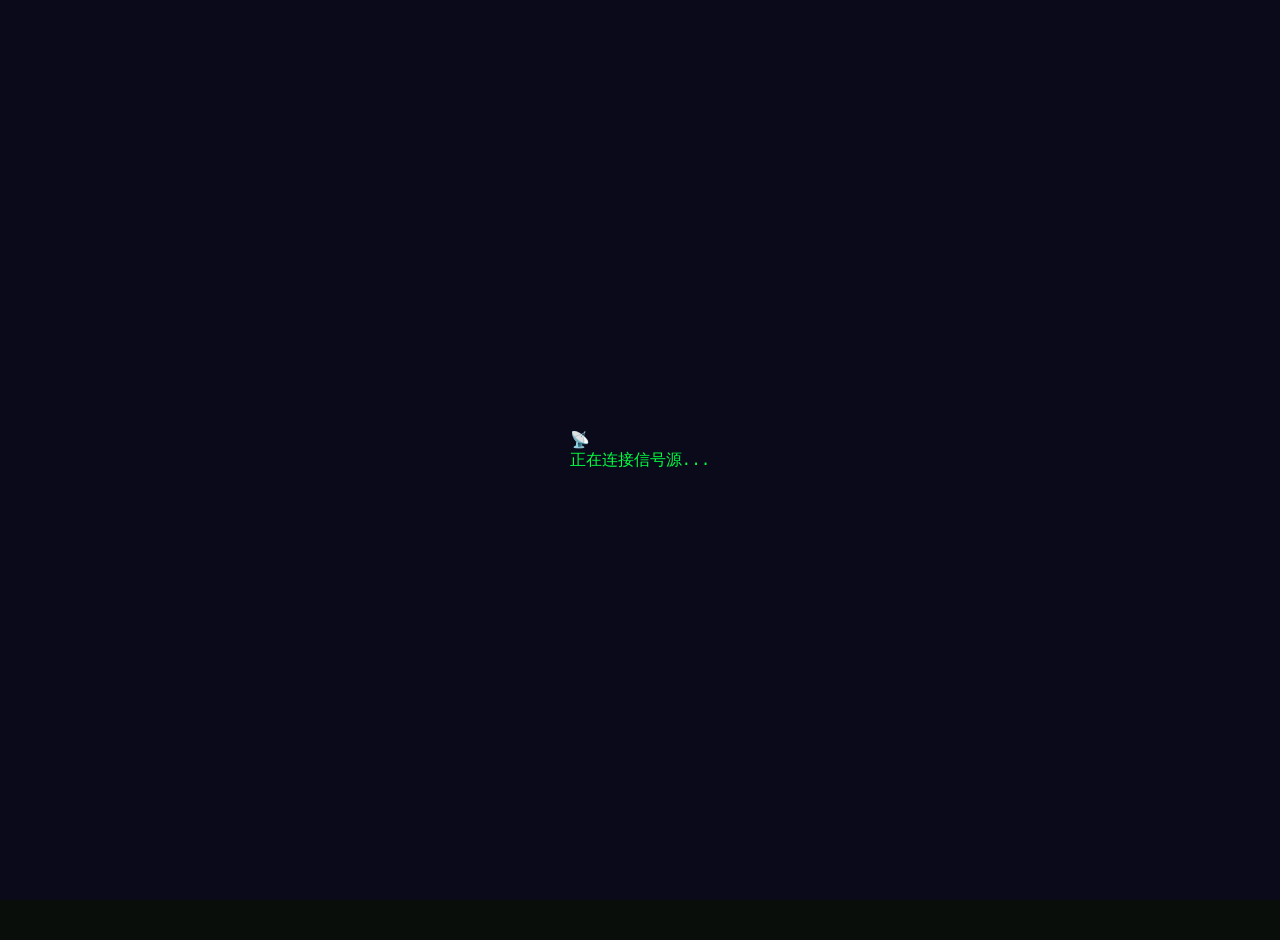
<file: archive.html>
<!DOCTYPE html>
<html lang="zh-CN">
<head>
<meta charset="UTF-8">
<meta name="viewport" content="width=device-width, initial-scale=1.0">
<title>加密存档 - memory_00</title>
<link rel="stylesheet" href="assets/css/archive.css">
</head>
<body data-page="archive">

<div class="crt-overlay"></div>
<div class="crt-flicker"></div>

<div class="terminal-window" id="terminal-window">
  <div class="term-titlebar" id="term-titlebar">
    <div class="term-dots">
      <span class="term-dot red"></span>
      <span class="term-dot yellow"></span>
      <span class="term-dot green"></span>
    </div>
    <div class="term-title">memory_00@archive:~ — 安全连接</div>
    <div style="width:50px;"></div>
  </div>
  <div class="term-body" id="term-body">
    <!-- Content injected by JS -->
  </div>
</div>

<!-- Birthday overlay -->
<div class="birthday-overlay" id="birthday-overlay">
  <div class="cake">🎂</div>
  <div class="wish">
    生日快乐，小夏。<br>
    25岁了。
  </div>
  <div class="sub-wish">爸爸的信号，永远满格。</div>
  <button class="close-wish" onclick="document.getElementById('birthday-overlay').classList.remove('show')">继续</button>
</div>

<script src="assets/js/common.js"></script>
<script>
// ========== Archive Terminal ==========
const termBody = document.getElementById('term-body');
let currentUser = null;
let commandHistory = [];
let historyIndex = -1;
let currentView = 'boot'; // boot, login, shell, file, final
let viewedFiles = new Set();
let loginAttempts = 0;
let lockedOut = false;

// Files
const files = {
  '01_第一封信.txt': {
    size: '1.2KB',
    content: `<span class="highlight">═══ 给小夏的第一封信 ═══</span>

小夏：

这是爸爸藏的第一个东西。你现在多大了？
如果你在读这封信，说明你找到了入口。

爸爸是在2012年冬天开始写这些的。
那时候你刚上六年级，数学考了95分，
高兴得在电话里喊了三遍"信号满格"。

爸爸想，等你长大了，也许会忘记一些事情。
所以爸爸把它们都写下来了。

慢慢找，不着急。
爸爸等了12年，不差这一会儿。

——爸爸，2012年冬`
  },
  '02_基站建设日志.txt': {
    size: '4.8KB',
    content: `<span class="highlight">═══ 1998年基站建设工作日志 ═══</span>

<span class="dim">3月15日 晴</span>
今天到岗。工号0003，第三个。
北京的风真大。塔架材料到了，明天开始组装。
<span class="emotion">→ 小夏今天满月了。等基站建好了，第一个电话打回家。</span>

<span class="dim">4月2日 多云</span>
塔架立起来了。30米高，爬上去腿发软。
老张在上面喊："老夏，这可是北京第一个！"
<span class="emotion">→ 等小夏长大了，带她来看。告诉她爸爸建的。</span>

<span class="dim">5月20日 晴</span>
设备调试完成。第一个电话打通了。
我打的是家里的电话。你妈接的，说"喂"的时候
我手都在抖。信号满格。
<span class="emotion">→ 小夏在电话里哭了。她才4个月大，什么都不懂。
  但爸爸觉得，她是在为我欢呼。</span>

<span class="dim">6月10日 晴</span>
基站正式投入运行。站长请大家吃了饭。
<span class="emotion">→ 小夏今天第一次叫"爸爸"。虽然是对着电话叫的。
  信号真好。</span>

<span class="dim">8月3日 雨</span>
暴雨。基站出了故障，半夜去抢修。
爬到塔顶的时候，雷声就在耳边。
<span class="emotion">→ 小夏发烧了。你妈说39度。我在塔上干着急。
  修完基站跑回家，她已经退烧了。
  你妈说："你的信号把她的病也修好了。"</span>

<span class="dim">2008年6月15日 晴</span>
带小夏来基站了。基站还在，虽然旧了。
她7岁了，扎着两个小辫子。
我指给她看："爸爸在这里装了一个信号塔，
不管你在哪里，爸爸的信号都能找到你。"
她仰着头看了好久，说："爸爸，你好厉害。"
<span class="emotion">→ 那是爸爸最骄傲的一天。</span>`
  },
  '03_信号覆盖分析.txt': {
    size: '2.1KB',
    content: `<span class="highlight">═══ 信号覆盖分析报告 ═══</span>

<span class="dim">项目代号：满格</span>
<span class="dim">工程师：夏建国（工号0003）</span>
<span class="dim">日期：2013年</span>

覆盖范围图示：

         🏫 小夏的小学
        /              \\
   🏠 第一个家 ──── 📡 信号源(1998)
        \\              /
         🏠 第二个家
              |
         🏥 医院(2014)
              |
         🎓 小夏的大学(未来)

<span class="emotion">技术参数：
  - 覆盖半径：3公里（实际覆盖：小夏的一生）
  - 信号强度：满格
  - 持续时间：永远
  - 备用电源：爱

爸爸分析了很多遍。不管小夏搬到哪里，
上什么学校，走多远的路——
信号都能覆盖。

这不是技术问题。
这是爸爸的承诺。</span>`
  },
  '04_聊天记录备份.txt': {
    size: '6.4KB',
    content: `<span class="highlight">═══ 家庭群聊备份 ═══</span>
<span class="dim">（2012年 - 2014年）</span>

<span class="amber">[2012-09-01]</span>
爸爸：小夏考试考了多少分？
小夏：数学95！语文90！
爸爸：信号满格！爸爸就知道你行！
妈妈：就你会说，晚上给你们做红烧肉

<span class="amber">[2013-05-20]</span>
小夏：我当班长了！
爸爸：信号满格！我闺女最棒！
妈妈：真棒！周末带你去公园

<span class="amber">[2013-10-15]</span>
爸爸：今天医生说情况还可以
妈妈：你好好休息，别老玩手机
爸爸：没事，跟老李聊工作
爸爸：<span class="emotion">（其实是在给小夏写东西）</span>

<span class="amber">[2014-01-20]</span>
爸爸：爸爸今天感觉好多了
爸爸：别担心，信号还在
妈妈：你好好休息
爸爸：小夏放学了吗？
妈妈：在路上了

<span class="amber">[2014-02-10]</span>
小夏：爸爸你什么时候出院？
爸爸：快了。等爸爸出去了，带你去看基站。
小夏：好！拉钩！
爸爸：拉钩。信号满格。

<span class="dim">—— 备份结束 ——</span>
<span class="emotion">
最后一条消息之后，爸爸再也没有回复过。
但"信号满格"这四个字，
是他留给这个世界的最后一句话。
</span>`
  },
  '05_最后一封信.txt': {
    size: '0.8KB',
    content: `<span class="highlight">═══ 最后一封信 ═══</span>


小夏：

爸爸的信号到这里就满格了。

以后的路，你要自己走。
但不管你走到哪里，
爸爸的信号永远覆盖你。

你12岁那年生日，在医院里许的愿
爸爸知道。
爸爸没有做到。
对不起。

但爸爸想让你知道——
爸爸每一天都在爱你。
从1998年建第一个基站开始，
到2014年春天，
信号从未断过。

以后也不会断。

生日快乐。

<span class="emotion">——爸爸，2014年春</span>

<span class="dim" style="display:block;text-align:center;margin-top:2em;">
📡 ▓▓▓▓▓ 信号强度：满格
</span>`
  }
};

// ========== Boot Sequence ==========
function bootSequence() {
  const lines = [
    { text: 'Memory-00 Secure Archive System v2.1.4', cls: 'green', delay: 100 },
    { text: 'Copyright (c) 2012-2026 Xia Jianguo. All rights reserved.', cls: 'dim', delay: 200 },
    { text: '', cls: '', delay: 100 },
    { text: '[BIOS] Memory Test: 640K OK', cls: '', delay: 100 },
    { text: '[BIOS] Detecting storage devices...', cls: '', delay: 200 },
    { text: '[BIOS] Found: encrypted_volume "for_xiaoxia" (2.3GB)', cls: 'amber', delay: 300 },
    { text: '[BIOS] System date: 2026-08-23', cls: '', delay: 200 },
    { text: '[BIOS] WARNING: This archive was set to unlock after 12 years', cls: 'amber', delay: 400 },
    { text: '[BIOS] Timer expired. Archive is now accessible.', cls: 'green', delay: 300 },
    { text: '', cls: '', delay: 200 },
    { text: 'Loading secure shell...', cls: '', delay: 500 },
    { text: 'Ready.', cls: 'green', delay: 300 },
    { text: '', cls: '', delay: 200 },
  ];

  termBody.innerHTML = '';
  let i = 0;
  function nextLine() {
    if (i >= lines.length) {
      showLogin();
      return;
    }
    const line = lines[i];
    const el = document.createElement('div');
    el.className = 'bios-line ' + line.cls;
    el.textContent = line.text;
    el.style.animationDelay = '0s';
    termBody.appendChild(el);
    termBody.scrollTop = termBody.scrollHeight;
    i++;
    setTimeout(nextLine, line.delay);
  }
  nextLine();
}

// ========== Login Screen ==========
function showLogin() {
  currentView = 'login';
  termBody.innerHTML = `
    <div class="login-screen">
      <div class="ascii-art">
 ╔══════════════════════════════╗
 ║   📡 MEMORY-00 ARCHIVE       ║
 ║   信号满格存储系统            ║
 ╚══════════════════════════════╝</div>
      <div class="system-title">安全存档 - 身份验证</div>
      <div class="system-subtitle">此存档于2012年加密 · 2026年8月23日自动解锁</div>
      <div class="login-form">
        <div class="field">
          <label>用户名:</label>
          <input type="text" id="login-user" autocomplete="off" placeholder="输入用户名...">
        </div>
        <div class="field">
          <label>密码:</label>
          <input type="password" id="login-pass" autocomplete="off" placeholder="输入密码...">
        </div>
        <button class="login-btn" onclick="doLogin()">登 录</button>
        <div class="login-hint">提示：用户名是爸爸的网名 · 密码是三个平台的首字母</div>
      </div>
      <div class="lockout-msg" id="lockout-msg">
        <div style="font-size:16px;margin-bottom:10px;">⛔ 登录失败次数过多</div>
        <div>请在 <span class="lockout-timer" id="lockout-timer">10</span> 秒后重试</div>
      </div>
    </div>`;

  const userInput = document.getElementById('login-user');
  const passInput = document.getElementById('login-pass');
  userInput.focus();
  [userInput, passInput].forEach(inp => {
    inp.addEventListener('keydown', (e) => {
      if (e.key === 'Enter') doLogin();
    });
  });
}

function doLogin() {
  if (lockedOut) return;
  const user = document.getElementById('login-user').value;
  const pass = document.getElementById('login-pass').value;

  if (user === 'memory_00' && pass === 'TYGDWX') {
    currentUser = 'memory_00';
    loginSuccess();
  } else {
    loginAttempts++;
    if (loginAttempts >= 3) {
      lockedOut = true;
      document.getElementById('login-user').disabled = true;
      document.getElementById('login-pass').disabled = true;
      document.getElementById('lockout-msg').classList.add('show');
      let t = 10;
      const timer = setInterval(() => {
        t--;
        document.getElementById('lockout-timer').textContent = t;
        if (t <= 0) {
          clearInterval(timer);
          lockedOut = false;
          loginAttempts = 0;
          document.getElementById('login-user').disabled = false;
          document.getElementById('login-pass').disabled = false;
          document.getElementById('lockout-msg').classList.remove('show');
          document.getElementById('login-pass').value = '';
          document.getElementById('login-pass').focus();
        }
      }, 1000);
    } else {
      // Shake effect
      termBody.style.animation = 'none';
      void termBody.offsetWidth;
      const style = document.createElement('style');
      style.textContent = '@keyframes shake{0%,100%{transform:translateX(0)}25%{transform:translateX(-10px)}75%{transform:translateX(10px)}}';
      document.head.appendChild(style);
      termBody.style.animation = 'shake .3s';
      const passInput = document.getElementById('login-pass');
      passInput.value = '';
      passInput.focus();
      passInput.placeholder = `密码错误 (${loginAttempts}/3)`;
      passInput.style.borderColor = '#ff4444';
      setTimeout(() => { passInput.style.borderColor = ''; }, 1500);
    }
  }
}

function loginSuccess() {
  currentView = 'shell';
  termBody.innerHTML = '';
  const welcomeLines = [
    { text: '', cls: '' },
    { text: '╔══════════════════════════════════════════╗', cls: 'green' },
    { text: '║  欢迎回来，memory_00                      ║', cls: 'green' },
    { text: '║  上次登录：2014-01-15 10:23              ║', cls: 'dim' },
    { text: '║  系统时间：2026-08-23 00:00              ║', cls: 'dim' },
    { text: '║  存档已等待：4380天                      ║', cls: 'amber' },
    { text: '╚══════════════════════════════════════════╝', cls: 'green' },
    { text: '', cls: '' },
    { text: '输入 "help" 查看可用命令', cls: 'dim' },
    { text: '输入 "ls" 查看文件列表', cls: 'dim' },
    { text: '', cls: '' },
  ];
  welcomeLines.forEach((line, i) => {
    setTimeout(() => {
      const el = document.createElement('div');
      el.className = 'output-line ' + line.cls;
      el.textContent = line.text;
      termBody.appendChild(el);
      termBody.scrollTop = termBody.scrollHeight;
      if (i === welcomeLines.length - 1) {
        showPrompt();
      }
    }, i * 150);
  });
}

// ========== Shell ==========
function showPrompt() {
  // Remove existing input line
  const existingPrompt = termBody.querySelector('.prompt-line.active-prompt');
  if (existingPrompt) existingPrompt.remove();

  const line = document.createElement('div');
  line.className = 'prompt-line active-prompt';
  line.innerHTML = `
    <span class="prompt-symbol">❯</span>
    <span class="prompt-path">~/archive</span>
    <input type="text" class="prompt-input" id="prompt-input" autofocus autocomplete="off" spellcheck="false">
  `;
  termBody.appendChild(line);
  const input = document.getElementById('prompt-input');
  input.focus();
  input.addEventListener('keydown', handleCommand);
  termBody.scrollTop = termBody.scrollHeight;

  // Click anywhere to focus
  termBody.onclick = () => input.focus();
}

function handleCommand(e) {
  const input = e.target;
  if (e.key === 'Enter') {
    const cmd = input.value.trim();
    if (!cmd) return;
    commandHistory.push(cmd);
    historyIndex = commandHistory.length;
    processCommand(cmd);
  } else if (e.key === 'ArrowUp') {
    e.preventDefault();
    if (historyIndex > 0) {
      historyIndex--;
      input.value = commandHistory[historyIndex] || '';
    }
  } else if (e.key === 'ArrowDown') {
    e.preventDefault();
    if (historyIndex < commandHistory.length - 1) {
      historyIndex++;
      input.value = commandHistory[historyIndex] || '';
    } else {
      historyIndex = commandHistory.length;
      input.value = '';
    }
  } else if (e.key === 'Tab') {
    e.preventDefault();
    const partial = input.value;
    const fileNames = Object.keys(files);
    const commands = ['help','ls','cat','whoami','signal','dad','爸爸','birthday','clear','date','echo','history','cd'];
    const all = [...commands, ...fileNames];
    const match = all.find(c => c.startsWith(partial));
    if (match) input.value = match;
  }
}

function processCommand(cmd) {
  const parts = cmd.split(/\s+/);
  const command = parts[0].toLowerCase();
  const args = parts.slice(1);

  // Replace active prompt with static line
  const input = document.getElementById('prompt-input');
  const promptLine = input.closest('.prompt-line');
  promptLine.innerHTML = `
    <span class="prompt-symbol">❯</span>
    <span class="prompt-path">~/archive</span>
    <span>${cmd}</span>
  `;
  promptLine.classList.remove('active-prompt');

  let output = '';
  switch (command) {
    case 'help':
      output = `<div class="output-line amber">可用命令：</div>
<table class="help-table">
<tr><td class="cmd">ls</td><td class="desc">列出文件</td></tr>
<tr><td class="cmd">cat &lt;文件名&gt;</td><td class="desc">查看文件内容</td></tr>
<tr><td class="cmd">whoami</td><td class="desc">查看当前用户</td></tr>
<tr><td class="cmd">signal</td><td class="desc">检查信号强度</td></tr>
<tr><td class="cmd">dad / 爸爸</td><td class="desc">呼叫爸爸</td></tr>
<tr><td class="cmd">birthday</td><td class="desc">生日快乐</td></tr>
<tr><td class="cmd">clear</td><td class="desc">清屏</td></tr>
<tr><td class="cmd">date</td><td class="desc">显示日期</td></tr>
<tr><td class="cmd">echo &lt;text&gt;</td><td class="desc">回显文字</td></tr>
<tr><td class="cmd">history</td><td class="desc">命令历史</td></tr>
<tr><td class="cmd">cd &lt;dir&gt;</td><td class="desc">切换目录</td></tr>
</table>`;
      break;

    case 'ls':
      output = '<div class="file-list">';
      Object.entries(files).forEach(([name, f]) => {
        const viewed = viewedFiles.has(name);
        output += `<div class="file-item" onclick="viewFile('${name}')">
          <span class="file-icon">${viewed ? '📄' : '📁'}</span>
          <span class="file-name">${name}</span>
          <span class="file-size">${f.size}</span>
          <span class="file-status">${viewed ? '✓ 已读' : '未读'}</span>
        </div>`;
      });
      output += '</div>';
      output += '<div class="output-line dim" style="margin-top:8px;">点击文件名查看内容 · 共5个文件</div>';
      break;

    case 'cat':
      if (args.length === 0) {
        output = '<div class="output-line error">用法: cat &lt;文件名&gt;</div>';
      } else {
        const fileName = args[0];
        if (files[fileName]) {
          showFileContent(fileName);
          return;
        } else {
          output = `<div class="output-line error">cat: ${fileName}: 文件不存在</div>`;
          output += '<div class="output-line dim">可用文件：' + Object.keys(files).join(', ') + '</div>';
        }
      }
      break;

    case 'whoami':
      output = '<div class="output-line green">你是夏晚，夏建国的女儿。</div>';
      output += '<div class="output-line dim">memory_00 的唯一继承人。</div>';
      break;

    case 'signal':
      showSignalAnimation();
      return;

    case 'dad':
    case '爸爸':
      typeDadReply();
      return;

    case 'birthday':
      document.getElementById('birthday-overlay').classList.add('show');
      return;

    case 'clear':
      termBody.innerHTML = '';
      showPrompt();
      return;

    case 'date':
      output = '<div class="output-line">2026年8月23日 · 星期日 · 小夏25岁生日</div>';
      break;

    case 'echo':
      output = '<div class="output-line">' + args.join(' ') + '</div>';
      break;

    case 'history':
      output = commandHistory.map((c, i) =>
        `<div class="output-line dim">${i+1}  ${c}</div>`
      ).join('');
      break;

    case 'cd':
      output = '<div class="output-line dim">当前目录: ~/archive （没有其他目录了）</div>';
      break;

    default:
      output = `<div class="output-line error">命令未找到: ${command}</div>`;
      output += '<div class="output-line dim">输入 "help" 查看可用命令</div>';
  }

  if (output) {
    const outEl = document.createElement('div');
    outEl.innerHTML = output;
    termBody.appendChild(outEl);
  }
  termBody.scrollTop = termBody.scrollHeight;
  showPrompt();
}

// View file
function viewFile(fileName) {
  // Remove active prompt
  const activePrompt = termBody.querySelector('.active-prompt');
  if (activePrompt) activePrompt.remove();
  showFileContent(fileName);
}

function showFileContent(fileName) {
  const file = files[fileName];
  if (!file) return;
  viewedFiles.add(fileName);

  const viewer = document.createElement('div');
  viewer.className = 'file-viewer';
  viewer.innerHTML = `
    <div class="file-header">📄 ${fileName} <span style="color:var(--term-dim);font-size:12px;">(${file.size})</span></div>
    <div class="file-content-text" id="file-text"></div>
    <div class="file-back" onclick="closeFile()">← 返回 (输入 ls 查看文件列表)</div>
  `;
  termBody.appendChild(viewer);
  termBody.scrollTop = termBody.scrollHeight;

  // Typewriter effect for content
  const textEl = document.getElementById('file-text');
  const content = file.content;
  let i = 0;
  // Strip HTML for typing, then render
  const temp = document.createElement('div');
  temp.innerHTML = content;
  const plainText = temp.textContent;

  function typeChar() {
    if (i < plainText.length) {
      textEl.textContent = plainText.slice(0, i + 1);
      i++;
      termBody.scrollTop = termBody.scrollHeight;
      setTimeout(typeChar, 15);
    } else {
      textEl.innerHTML = content;
      termBody.scrollTop = termBody.scrollHeight;
      // Check if all files viewed
      if (viewedFiles.size === Object.keys(files).length) {
        setTimeout(showFinalSequence, 1500);
      } else {
        showPrompt();
      }
    }
  }
  typeChar();
}

function closeFile() {
  const viewer = termBody.querySelector('.file-viewer');
  if (viewer) viewer.remove();
  showPrompt();
}

// Signal animation
function showSignalAnimation() {
  const anim = document.createElement('div');
  anim.className = 'signal-animation';
  anim.innerHTML = `
    <div class="output-line amber" style="text-align:center;">正在检测信号...</div>
    <div class="signal-bars" id="sig-bars">
      <div class="bar" style="height:15px;"></div>
      <div class="bar" style="height:25px;"></div>
      <div class="bar" style="height:35px;"></div>
      <div class="bar" style="height:45px;"></div>
      <div class="bar" style="height:60px;"></div>
    </div>
    <div class="signal-label" id="sig-label">连接中...</div>
  `;
  termBody.appendChild(anim);
  termBody.scrollTop = termBody.scrollHeight;

  const bars = anim.querySelectorAll('.bar');
  let i = 0;
  const interval = setInterval(() => {
    if (i < bars.length) {
      bars[i].classList.add('active');
      i++;
    } else {
      clearInterval(interval);
      document.getElementById('sig-label').textContent = '▓▓▓▓▓ 信号满格';
      setTimeout(() => {
        showPrompt();
      }, 800);
    }
  }, 400);
}

// Dad reply
function typeDadReply() {
  const reply = document.createElement('div');
  reply.className = 'output-line green';
  reply.style.margin = '8px 0';
  termBody.appendChild(reply);

  const text = '嗯，爸爸在。';
  let i = 0;
  function type() {
    if (i <= text.length) {
      reply.textContent = text.slice(0, i);
      i++;
      termBody.scrollTop = termBody.scrollHeight;
      setTimeout(type, 150);
    } else {
      showPrompt();
    }
  }
  type();
}

// Final sequence
function showFinalSequence() {
  currentView = 'final';
  const finalEl = document.createElement('div');
  finalEl.className = 'final-sequence';
  finalEl.innerHTML = `
    <div class="final-signal">📡</div>
    <div class="signal-full">
      <span></span><span></span><span></span><span></span><span></span>
    </div>
    <div class="final-text" id="final-text"></div>
    <div class="final-sub" id="final-sub"></div>
    <button class="reconnect-btn" onclick="location.reload()">重新连接</button>
  `;
  termBody.appendChild(finalEl);
  termBody.scrollTop = termBody.scrollHeight;

  const finalTexts = [
    { text: '所有文件已读取。', delay: 500 },
    { text: '正在断开连接...', delay: 1500 },
    { text: '连接已断开。', delay: 3000, cls: 'error' },
    { text: '', delay: 3500 },
    { text: '信号源：夏建国', delay: 4000 },
    { text: '状态：永远满格。', delay: 5000 },
  ];

  finalTexts.forEach(item => {
    setTimeout(() => {
      if (item.text) {
        const p = document.createElement('div');
        p.textContent = item.text;
        if (item.cls) p.className = item.cls;
        document.getElementById('final-text').appendChild(p);
        termBody.scrollTop = termBody.scrollHeight;
      }
    }, item.delay);
  });

  setTimeout(() => {
    document.getElementById('final-sub').textContent = '—— 小夏，爸爸为你骄傲 ——';
  }, 6000);
}

// Draggable terminal
const termWindow = document.getElementById('terminal-window');
const titlebar = document.getElementById('term-titlebar');
let isDragging = false, dragX = 0, dragY = 0;

titlebar.addEventListener('mousedown', (e) => {
  isDragging = true;
  const rect = termWindow.getBoundingClientRect();
  dragX = e.clientX - rect.left;
  dragY = e.clientY - rect.top;
  termWindow.classList.add('dragging');
  termWindow.style.position = 'fixed';
  termWindow.style.margin = '0';
  termWindow.style.left = rect.left + 'px';
  termWindow.style.top = rect.top + 'px';
});
document.addEventListener('mousemove', (e) => {
  if (!isDragging) return;
  termWindow.style.left = (e.clientX - dragX) + 'px';
  termWindow.style.top = (e.clientY - dragY) + 'px';
});
document.addEventListener('mouseup', () => {
  isDragging = false;
  termWindow.classList.remove('dragging');
});

// Start
setTimeout(bootSequence, 500);
</script>
</body>
</html>
</file>
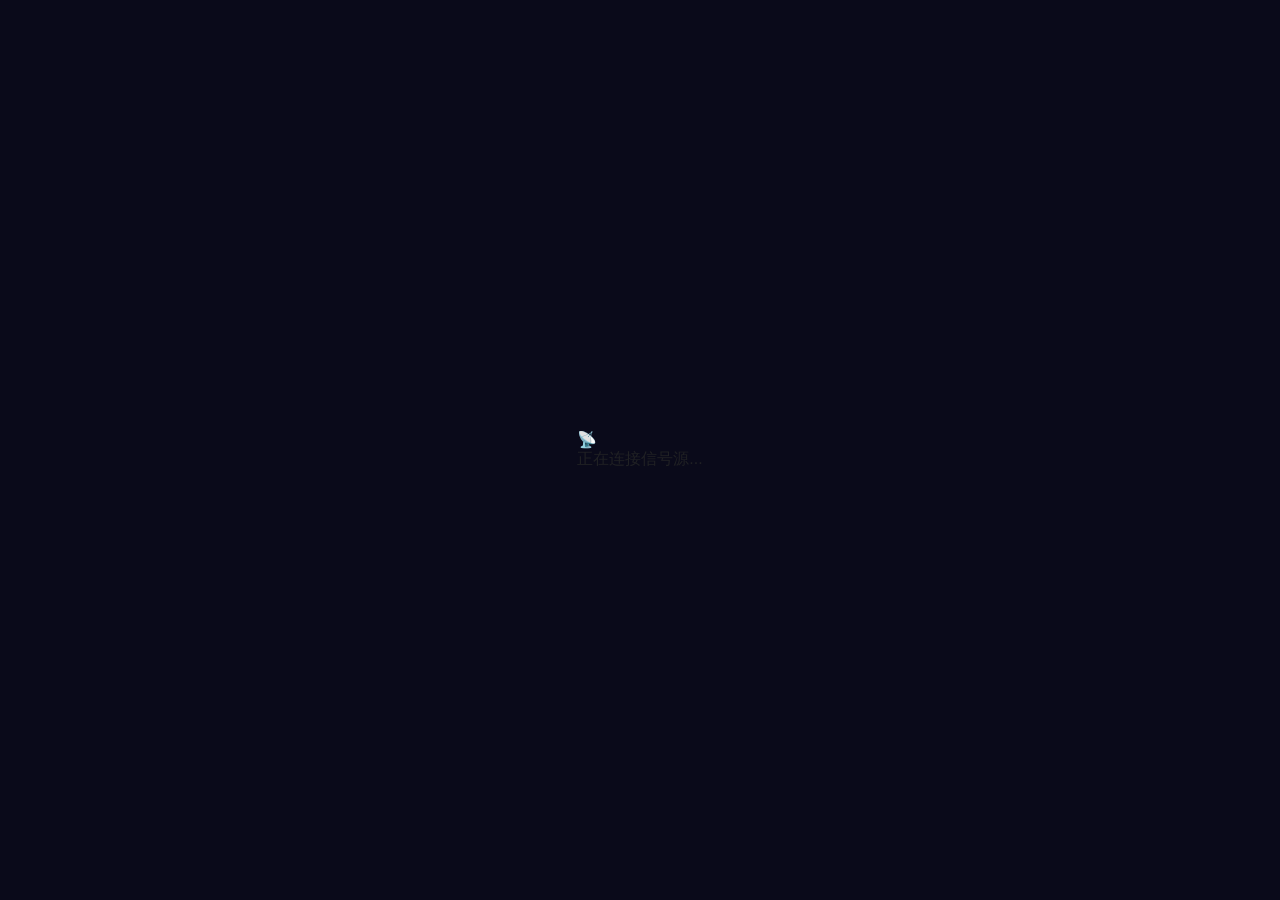
<file: email.html>
<!DOCTYPE html>
<html lang="zh-CN">
<head>
<meta charset="UTF-8">
<meta name="viewport" content="width=device-width, initial-scale=1.0">
<title>安全邮箱 - memory_00@oldmail.com</title>
<link rel="stylesheet" href="assets/css/email.css">
</head>
<body data-page="email">

<div class="email-topbar">
  <button class="menu-btn">☰</button>
  <div class="email-logo">
    <span class="logo-blue">安</span><span class="logo-red">全</span><span class="logo-yellow">邮</span><span class="logo-green">箱</span>
  </div>
  <div class="top-search">
    <span class="search-icon">🔍</span>
    <input type="text" id="email-search" placeholder="搜索邮件...">
  </div>
  <div class="top-actions">
    <button title="刷新" onclick="refreshEmails()">🔄</button>
    <button title="设置">⚙️</button>
    <button title="帮助">❓</button>
    <a href="index.html" style="font-size:12px;color:var(--text-dim);text-decoration:none;padding:8px;">返回博客</a>
  </div>
</div>

<div class="email-body">
  <!-- Folder sidebar -->
  <div class="folder-sidebar">
    <button class="compose-btn" onclick="openCompose()">
      <span class="plus">✏️</span> 撰写
    </button>
    <ul class="folder-list" id="folder-list">
      <li class="folder-item active" data-folder="inbox">
        <span class="folder-icon">📥</span>
        <span class="folder-name">收件箱</span>
        <span class="unread-count" id="inbox-count">3</span>
      </li>
      <li class="folder-item" data-folder="starred">
        <span class="folder-icon">⭐</span>
        <span class="folder-name">星标邮件</span>
      </li>
      <li class="folder-item" data-folder="sent">
        <span class="folder-icon">📤</span>
        <span class="folder-name">已发送</span>
      </li>
      <li class="folder-item" data-folder="draft">
        <span class="folder-icon">📝</span>
        <span class="folder-name">草稿箱</span>
        <span class="unread-count">1</span>
      </li>
      <li class="folder-item" data-folder="trash">
        <span class="folder-icon">🗑️</span>
        <span class="folder-name">垃圾箱</span>
      </li>
      <li class="folder-item" data-folder="spam">
        <span class="folder-icon">🚫</span>
        <span class="folder-name">垃圾邮件</span>
      </li>
    </ul>
    <div class="storage-info">
      <div>存储空间</div>
      <div class="storage-bar"><div class="used"></div></div>
      <div style="margin-top:4px;">2.3 GB / 10 GB 已使用</div>
    </div>
  </div>

  <!-- Email list -->
  <div class="email-list-panel">
    <div class="list-header">
      <input type="checkbox" id="select-all" onchange="toggleSelectAll()">
      <select id="bulk-action">
        <option>批量操作</option>
        <option value="read">标记已读</option>
        <option value="unread">标记未读</option>
        <option value="star">加星标</option>
        <option value="delete">删除</option>
      </select>
      <button onclick="applyBulkAction()" style="background:none;border:1px solid var(--border);padding:2px 8px;border-radius:4px;cursor:pointer;font-size:11px;">应用</button>
      <button class="refresh-btn" id="refresh-btn" onclick="refreshEmails()">🔄</button>
    </div>
    <div class="email-list" id="email-list"></div>
    <div class="list-pagination">
      <button onclick="changePage(-1)">‹ 上一页</button>
      <span id="page-info">1 / 1</span>
      <button onclick="changePage(1)">下一页 ›</button>
    </div>
  </div>

  <!-- Email content -->
  <div class="email-content-panel" id="email-content-panel">
    <div class="no-selection" id="no-selection">
      <div class="big-icon">📧</div>
      <div>选择一封邮件阅读</div>
      <div style="font-size:12px;margin-top:8px;color:var(--text-dim);">密码提示：天芽、高嘚、威信的首字母</div>
    </div>
  </div>
</div>

<!-- Compose modal -->
<div class="compose-modal" id="compose-modal">
  <div class="compose-header">
    <h3>新邮件</h3>
    <div class="compose-actions">
      <button onclick="closeCompose()">—</button>
      <button onclick="closeCompose()">×</button>
    </div>
  </div>
  <div class="compose-fields">
    <div style="position:relative;">
      <input type="text" id="compose-to" placeholder="收件人">
      <div class="autocomplete-list" id="autocomplete-list"></div>
    </div>
    <input type="text" id="compose-subject" placeholder="主题">
  </div>
  <div class="compose-body">
    <textarea id="compose-body" placeholder="写邮件..."></textarea>
  </div>
  <div class="compose-footer">
    <button class="send-email-btn" onclick="sendEmail()">发送</button>
    <div class="compose-tools">
      <button>📎</button>
      <button>😊</button>
      <button>🖼️</button>
    </div>
  </div>
</div>

<button class="email-back-top" id="email-back-top" onclick="document.querySelector('.email-view').scrollTo({top:0,behavior:'smooth'})">↑</button>

<script src="assets/js/common.js"></script>
<script>
// ========== Email Data ==========
const emails = {
  inbox: [
    {
      id: 1, from: '系统管理员', email: 'admin@oldmail.com',
      subject: '您的定时邮件已设置成功',
      preview: '尊敬的memory_00用户，您设置的定时邮件将于2026年8月23日送达...',
      date: '2014-01-15', time: '10:23', unread: false, starred: false, important: false,
      body: `<p>尊敬的 memory_00 用户：</p>
<p>您设置的定时邮件已成功提交。以下是您的定时邮件详情：</p>
<ul>
  <li>收件人：memory_00@oldmail.com（您自己）</li>
  <li>定时发送时间：2026年8月23日 00:00</li>
  <li>主题：给25岁的小夏</li>
  <li>附件：encoded_audio.txt（base64编码）</li>
</ul>
<p>附件已加密处理，收件人需要手动解码。</p>
<p>感谢您使用安全邮箱定时发送服务。</p>
<p>—— 系统管理员</p>
<div class="attachment-section">
  <h4>附件 (1)</h4>
  <div class="attachment-item" onclick="this.querySelector('.decode-attachment-btn').click()">
    <span class="att-icon">📄</span> encoded_audio.txt
    <span class="download-icon">⬇</span>
  </div>
  <button class="decode-attachment-btn" onclick="decodeAttachment()">解码附件</button>
  <div class="decoded-content" id="decoded-attachment"></div>
</div>`
    },
    {
      id: 2, from: '夏建国', email: 'memory_00@oldmail.com',
      subject: '给25岁的小夏',
      preview: '小夏，当你读到这封信的时候，你已经25岁了。爸爸算了很久，2026年8月23日……',
      date: '2026-08-23', time: '00:00', unread: true, starred: true, important: true,
      body: `<div class="letter">
<p class="greeting">小夏：</p>
<p>当你读到这封信的时候，你已经25岁了。爸爸算了很久，2026年8月23日——这个数字在我心里转了两年。</p>
<p>爸爸没什么本事，就会建基站、写代码。我在网上藏了一些东西，你小时候最喜欢玩寻宝游戏了，所以爸爸给你设计了一场跨越12年的寻宝。</p>
<p>密码很简单，就是你常说的"天涯""高德""微信"的首字母。爸爸打错了字，你别笑——"德"字我写成了"嘚"，所以密码是 <strong>TYGDWX</strong>。</p>
<p>你会在论坛找到我2012年发的帖子，在地图上找到那个基站坐标，在威信里看到我们最后说的话。最后，用密码打开那个加密存档。</p>
<p>小夏，基站拆了，但信号还在。就像爸爸走了，但爱还在。</p>
<p>爸爸不能陪你走以后的路了，但不管你走到哪里，爸爸的信号永远覆盖你。</p>
<p class="closing">生日快乐，小夏。<br>——爸爸，2014年春</p>
</div>
<p style="margin-top:16px;">P.S. 点击"显示图片"，爸爸给你画了一张地图。</p>
<button class="show-images-btn" onclick="showImages()">🖼️ 显示图片</button>
<div class="hidden-images" id="hidden-images">
  <div class="img-placeholder">
    🗺️ 爸爸的手绘地图<br><br>
    用铅笔在方格纸上画的，标注了：<br>
    · 基站位置（画了一个铁塔）<br>
    · 小夏的小学（画了一栋房子）<br>
    · 家（画了一颗心）<br>
    · 医院（画了一个十字）<br>
    · 用虚线连接了所有地点，写着"信号覆盖范围"<br><br>
    角落写着："小夏，不管你在哪，爸爸的信号都能找到你。"
  </div>
</div>`
    },
    {
      id: 3, from: '老李', email: 'laoli@mail.com',
      subject: '老夏，程序测试通过了',
      preview: '延时发送程序我测了三遍，都没有问题。你放心，2026年8月23日准时送达...',
      date: '2014-01-10', time: '15:42', unread: false, starred: false, important: false,
      body: `<p>老夏：</p>
<p>延时发送程序我测了三遍，都没有问题。最长延时设了12年，服务器时间校准过，不会差。</p>
<p>论坛帖子的定时发布也设好了。base64那段我帮你验证过，解码正确——"小夏，爸爸学会用这个了"。你啊，学个新东西还挺得意。</p>
<p>地图坐标我帮你核对了，39.903, 116.4，没错。POI信息也加上了。</p>
<p>威信聊天记录备份好了。加密存档的密码按你说的设了。</p>
<p>老夏，你放心。2026年8月23日，一切会准时送达。</p>
<p>你好好休息。</p>
<p>老李</p>`
    },
    {
      id: 4, from: '小夏妈妈', email: 'mama@mail.com',
      subject: '你少熬点夜',
      preview: '又在写代码到半夜？医生说你要多休息。明天我炖了汤给你送过来...',
      date: '2013-11-20', time: '22:15', unread: false, starred: false, important: false,
      body: `<p>老夏：</p>
<p>又在写代码到半夜？医生说你要多休息，别老对着电脑。</p>
<p>明天我炖了汤给你送过来。小夏说想你了，周末我带她去看你。</p>
<p>你那个"项目"也别太累了，身体要紧。</p>
<p>——孩子妈</p>`
    },
    {
      id: 5, from: '小夏', email: 'xiaoxia@mail.com',
      subject: '爸爸你什么时候出院',
      preview: '爸爸，我今天数学考了95分！你什么时候出院呀？我和妈妈都想你了...',
      date: '2014-02-10', time: '16:22', unread: true, starred: true, important: false,
      body: `<p>爸爸：</p>
<p>我今天数学考了95分！你说过信号满格的！</p>
<p>你什么时候出院呀？我和妈妈都想你了。妈妈说你还要住一段时间，但我觉得你很快就会好的。</p>
<p>我学会了发邮件！是妈妈教我的。你看到了一定要回我哦。</p>
<p>爸爸加油！信号满格！</p>
<p>小夏</p>
<p style="color:var(--text-dim);font-style:italic;margin-top:16px;">—— 这封邮件没有收到回复。</p>`
    },
    {
      id: 8, from: '购物优惠', email: 'sale@spam.com',
      subject: '🔥限时特惠！手机充值立减20元！',
      preview: '亲爱的用户，您有一张20元话费优惠券待领取...',
      date: '2026-08-22', time: '09:00', unread: false, starred: false, important: false,
      body: '<p>限时特惠！充100减20！</p><p>点击领取优惠券...</p>'
    },
    {
      id: 9, from: '招聘网站', email: 'jobs@spam.com',
      subject: '通信工程师岗位推荐',
      preview: '根据您的简历，我们为您推荐了以下通信工程师岗位...',
      date: '2026-08-20', time: '14:30', unread: false, starred: false, important: false,
      body: '<p>为您推荐了3个通信工程师相关岗位...</p>'
    },
    {
      id: 10, from: '北京协和医院', email: 'noreply@pumch.cn',
      subject: '体检报告通知',
      preview: '尊敬的夏建国先生，您2013年度体检报告已生成，请查阅附件...',
      date: '2013-12-05', time: '08:30', unread: false, starred: true, important: true,
      tags: ['医疗'],
      body: `<div class="email-doc">
<div class="doc-header">
  <div class="doc-logo">🏥</div>
  <div class="doc-title">北京协和医院</div>
  <div class="doc-sub">健康体检中心</div>
</div>
<p>尊敬的 <strong>夏建国</strong> 先生：</p>
<p>您于2013年12月3日完成的年度体检报告已生成。请查阅附件了解详细结果。</p>
<div class="doc-alert">
  <strong>⚠️ 重要提示：</strong>本次体检发现部分指标异常，建议尽快复诊。
  具体异常项包括：
  <ul style="margin-top:8px;padding-left:20px;">
    <li>肿瘤标志物 AFP：78.4 ng/mL（参考值 &lt; 20）</li>
    <li>CT 影像：肝部见 3.2cm 低密度占位</li>
    <li>建议：尽快至肿瘤科进一步检查</li>
  </ul>
</div>
<p style="color:var(--text-dim);font-size:12px;margin-top:16px;">
  这封邮件发送于2013年12月。小夏，爸爸看到这封邮件的时候，已经知道结果了。
  但他没有告诉任何人。他只是开始写那些代码、设那些定时邮件、在笔记本上画那些坐标。
  他在用剩下的时间，给你准备一份12年后的礼物。
</p>
</div>
<div class="attachment-section">
  <h4>附件 (1)</h4>
  <div class="attachment-item" onclick="this.querySelector('button').click()">
    <span class="att-icon">📄</span> 体检报告_夏建国_2013.pdf
    <span class="download-icon">⬇</span>
  </div>
  <button class="decode-attachment-btn" onclick="showMedReport()">查看报告</button>
  <div class="decoded-content" id="med-report"></div>
</div>`
    },
    {
      id: 11, from: '中国人寿保险', email: 'service@chinalife.com',
      subject: '保单生效通知 - 教育年金保险',
      preview: '尊敬的夏建国先生，您投保的"鑫享未来"教育年金保险已生效...',
      date: '2013-06-15', time: '10:00', unread: false, starred: false, important: true,
      tags: ['保险'],
      body: `<div class="email-doc">
<p>尊敬的夏建国先生：</p>
<p>感谢您选择中国人寿保险。您投保的<strong>"鑫享未来"教育年金保险</strong>已正式生效。</p>
<div class="doc-table">
  <div class="doc-row"><span class="label">投保人：</span><span>夏建国</span></div>
  <div class="doc-row"><span class="label">被保险人：</span><span>夏知夏（小夏）</span></div>
  <div class="doc-row"><span class="label">保单号：</span><span>CL-2013-XJX-006847</span></div>
  <div class="doc-row"><span class="label">生效日期：</span><span>2013年6月15日</span></div>
  <div class="doc-row"><span class="label">年金领取：</span><span>被保险人25岁起，每年领取</span></div>
  <div class="doc-row highlight"><span class="label">首笔金额：</span><span class="value">¥50,000</span></div>
  <div class="doc-row"><span class="label">领取年限：</span><span>10年（至35岁）</span></div>
  <div class="doc-row"><span class="label">备注：</span><span>生日贺礼，25岁生日快乐</span></div>
</div>
<p style="margin-top:16px;">如您有任何疑问，请拨打客服热线 95519。</p>
<p style="color:var(--text-dim);font-size:12px;margin-top:16px;font-style:italic;">
  小夏，这是爸爸在知道生病后做的第一件事。你25岁开始，每年都有一笔钱。
  不多，但爸爸希望你知道——就算爸爸不在了，也在照顾你。
</p>
</div>`
    },
    {
      id: 12, from: '老李', email: 'laoli@mail.com',
      subject: '回复：东西都弄好了',
      preview: '老夏，服务器我帮你架好了。定时邮件系统、论坛定时发帖、威信聊天备份...',
      date: '2014-01-20', time: '23:15', unread: false, starred: false, important: true,
      tags: ['线索'],
      body: `<p>老夏：</p>
<p>东西都弄好了，跟你说一声。</p>
<p><strong>定时邮件系统：</strong>我在旧服务器上搭了一个延时发送脚本，最长支持15年。你设的2026年8月23日00:00，到时候会自动发。我测了五遍，没问题。</p>
<p><strong>论坛帖子：</strong>那个帖子我已经定时发布了，2012年的时间戳已经做了处理，不会被管理员发现。base64编码那段我验证过了，解码正确。</p>
<p><strong>威信聊天记录：</strong>我把你和小夏的聊天记录导出备份了。等威信旧版服务器还在的时候，我想办法让小夏能看到。你放心。</p>
<p><strong>地图坐标：</strong>39.903, 116.4，POI信息我加上了。街景那个——你说要做医院走廊的场景？我尽量弄。你别太折腾了。</p>
<p><strong>加密存档：</strong>密码按你说的设了，TYGDWX。你打错字那事儿太搞笑了，"嘚"哈哈哈。但我就按你写的设，不改。</p>
<p>老夏，我认识你二十年了，没见过你对什么事这么上心。</p>
<p>你放心。2026年8月23日，一切会准时送达。</p>
<p>你好好休息。别老写代码了，医生说你要多睡觉。</p>
<p style="margin-top:16px;color:var(--text-dim);">—— 老李</p>
<p style="color:var(--text-dim);font-size:12px;margin-top:8px;">P.S. 小夏要是问起，我就说都是你自己弄的。功劳全是你的。</p>`
    },
    {
      id: 13, from: '小夏妈妈', email: 'mama@mail.com',
      subject: '今天收拾了你的书房',
      preview: '你那个铁皮柜我没动，钥匙在你枕头底下。等小夏长大了让她自己开...',
      date: '2014-02-25', time: '16:40', unread: true, starred: true, important: true,
      tags: ['家人'],
      body: `<p>老夏：</p>
<p>今天收拾了你的书房。</p>
<p>你桌上还摊着电路图，茶杯里的茶都干了。我没敢收，就那样放着。</p>
<p>那个铁皮柜我没动，钥匙在你枕头底下——你藏得也太明显了，我一翻就找到了。</p>
<p>等小夏长大了，让她自己开吧。你在里面放了什么，我不看。那是你们父女之间的事。</p>
<p>小夏今天问我："妈妈，爸爸什么时候回家？"</p>
<p>我说爸爸在建一个很远的信号塔，要很久很久才能回来。</p>
<p>她"哦"了一声，就回房间写作业了。但我听见她在哭。</p>
<p>老夏，你一定要好起来。</p>
<p>小夏不能没有爸爸。</p>
<p style="color:var(--text-dim);font-size:12px;margin-top:16px;font-style:italic;">
  —— 这封邮件发出后三天，夏建国去世。小夏当时12岁。
</p>`
    },
    {
      id: 14, from: '基站监控系统', email: 'monitor@basestation.cn',
      subject: '【告警】第一基站信号异常',
      preview: '检测到基站 BTS-0003 信号强度异常波动，请检查设备...',
      date: '2006-03-15', time: '03:27', unread: false, starred: false, important: false,
      tags: ['系统'],
      body: `<div class="email-doc" style="font-family:monospace;font-size:12px;">
<p>>>> 基站监控系统 v2.1</p>
<p>>>> 告警时间: 2006-03-15 03:27:14</p>
<p>>>> 基站编号: BTS-0003 (第一基站)</p>
<p>>>> 位置: 39.903°N, 116.400°E</p>
<p>>>> 告警类型: 信号强度异常波动</p>
<p>>>></p>
<p>>>> DETAIL: 信号强度在过去24小时内出现3次异常峰值</p>
<p>>>>       峰值时间: 00:03, 01:47, 03:27</p>
<p>>>>       峰值频率: 与0003号工程师工牌RFID频率一致</p>
<p>>>>       建议: 现场检查</p>
<p>>>></p>
<p>>>> STATUS: 已忽略</p>
<p>>>> NOTES: 该基站已标记拆除，告警自动忽略</p>
</div>
<p style="color:var(--text-dim);font-size:12px;margin-top:16px;">
  2006年3月15日凌晨3点27分——爸爸在基站拆除前最后一次去了那里。
  他的工牌触发了监控告警。系统自动忽略了，因为基站已经标记拆除。
  没有人知道他那天晚上去做了什么。
  也许，他只是想再看一眼。
</p>`
    },
    {
      id: 15, from: '系统管理员', email: 'admin@oldmail.com',
      subject: '邮箱将在30天后永久注销',
      preview: '您的邮箱 memory_00@oldmail.com 已12年未登录，将于30天后永久注销...',
      date: '2026-07-23', time: '00:00', unread: true, starred: false, important: true,
      tags: ['系统'],
      body: `<p>尊敬的 memory_00 用户：</p>
<p>您的邮箱 <strong>memory_00@oldmail.com</strong> 已连续12年未登录。</p>
<p>根据服务条款，长期未使用的邮箱将在通知后30天内永久注销，所有邮件数据将被清除且不可恢复。</p>
<p>注销日期：<strong>2026年8月23日</strong></p>
<p>如您希望保留邮箱，请在注销日前登录。</p>
<p>—— 系统管理员</p>
<p style="color:var(--accent);font-style:italic;margin-top:16px;">
  2026年8月23日。正好是小夏25岁生日。定时邮件在邮箱注销前几个小时送达。
  爸爸算好了一切。
</p>`
    }
  ],
  sent: [
    {
      id: 6, from: '我', email: 'memory_00@oldmail.com',
      subject: '测试邮件',
      preview: '这是一封测试邮件，用于验证定时发送功能是否正常...',
      date: '2014-01-12', time: '09:15', unread: false, starred: false, important: false,
      body: '<p>这是一封测试邮件，用于验证定时发送功能是否正常。</p><p>如果你在2014年收到这封邮件，说明即时发送正常。定时发送的测试由老李负责。</p><p>——memory_00</p>'
    }
  ],
  draft: [
    {
      id: 7, from: '我', email: 'memory_00@oldmail.com',
      subject: '还没想好标题',
      preview: '小夏，爸爸今天手有点抖，写不动了。但有些话必须告诉你...',
      date: '2014-02-28', time: '23:50', unread: false, starred: false, important: false,
      body: `<p>小夏：</p>
<p>爸爸今天手有点抖，写不动了。但有些话必须告诉你。</p>
<p>爸爸藏的那些东西，你一定要找到。不是因为它们有多重要，而是因为爸爸想让你知道——</p>
<p>（草稿在此中断，未完成）</p>`
    }
  ],
  trash: [],
  spam: [],
  starred: []
};

// Populate starred
emails.starred = emails.inbox.filter(e => e.starred);

let currentFolder = 'inbox';
let currentEmailId = null;
let selectedEmails = new Set();

// Render folder list
function renderFolders() {
  document.querySelectorAll('.folder-item').forEach(item => {
    item.onclick = () => {
      document.querySelectorAll('.folder-item').forEach(i => i.classList.remove('active'));
      item.classList.add('active');
      currentFolder = item.dataset.folder;
      currentEmailId = null;
      selectedEmails.clear();
      renderEmailList();
      document.getElementById('no-selection').style.display = 'flex';
      document.getElementById('no-selection').nextElementSibling?.remove();
    };
  });
}

// Render email list
function renderEmailList() {
  const list = document.getElementById('email-list');
  const folderEmails = emails[currentFolder] || [];
  const unreadCount = folderEmails.filter(e => e.unread).length;
  const countEl = document.getElementById('inbox-count');
  if (currentFolder === 'inbox') countEl.textContent = unreadCount || '';
  if (!countEl.textContent) countEl.style.display = 'none';

  list.innerHTML = folderEmails.map(email => `
    <div class="email-item ${email.unread ? 'unread' : ''} ${selectedEmails.has(email.id) ? 'selected' : ''}" data-id="${email.id}">
      <input type="checkbox" class="checkbox" ${selectedEmails.has(email.id) ? 'checked' : ''} onchange="toggleSelect(${email.id}, event)">
      <span class="star ${email.starred ? 'starred' : ''}" onclick="toggleStar(${email.id}, event)">${email.starred ? '★' : '☆'}</span>
      <span class="important-tag ${email.important ? 'marked' : ''}" onclick="toggleImportant(${email.id}, event)">${email.important ? '🚩' : '⚐'}</span>
      <div class="email-info" onclick="openEmail(${email.id})">
        <div class="sender-row">
          <span class="sender">${email.from}</span>
          <span class="time">${email.date}</span>
        </div>
        <div class="subject">${email.subject}</div>
        <div class="preview">${email.preview}</div>
      </div>
    </div>
  `).join('');

  if (folderEmails.length === 0) {
    list.innerHTML = '<div style="text-align:center;padding:40px;color:var(--text-dim);">此文件夹为空</div>';
  }
}

// Open email
function openEmail(id) {
  const email = emails[currentFolder].find(e => e.id === id);
  if (!email) return;
  currentEmailId = id;
  if (email.unread) {
    email.unread = false;
    renderEmailList();
  }
  const panel = document.getElementById('email-content-panel');
  const avatarColors = ['#1a73e8','#d93025','#f9ab00','#1e8e3e','#8e24aa'];
  const color = avatarColors[id % avatarColors.length];
  panel.innerHTML = `
    <div class="email-view">
      <div class="email-detail-header">
        <div class="detail-subject">${email.subject}</div>
        <div class="detail-meta">
          <div class="detail-avatar" style="background:${color}">${email.from[0]}</div>
          <div class="detail-meta-info">
            <div class="detail-sender">${email.from} <span class="sender-email">&lt;${email.email}&gt;</span></div>
            <div class="detail-recipients">收件人: memory_00@oldmail.com</div>
          </div>
          <div class="detail-time">${email.date} ${email.time}</div>
          <div class="detail-actions">
            <button title="回复">↩️</button>
            <button title="转发">↪️</button>
            <button title="删除" onclick="deleteEmail(${id})">🗑️</button>
          </div>
        </div>
      </div>
      <div class="email-body">${email.body}</div>
    </div>`;
  panel.querySelector('.email-view').addEventListener('scroll', (e) => {
    document.getElementById('email-back-top').classList.toggle('show', e.target.scrollTop > 200);
  });
}

// Toggle star
function toggleStar(id, e) {
  e.stopPropagation();
  const email = emails[currentFolder].find(em => em.id === id);
  if (email) {
    email.starred = !email.starred;
    emails.starred = emails.inbox.filter(em => em.starred);
    renderEmailList();
  }
}

// Toggle important
function toggleImportant(id, e) {
  e.stopPropagation();
  const email = emails[currentFolder].find(em => em.id === id);
  if (email) {
    email.important = !email.important;
    renderEmailList();
  }
}

// Delete email
function deleteEmail(id) {
  const idx = emails[currentFolder].findIndex(e => e.id === id);
  if (idx > -1) {
    const [email] = emails[currentFolder].splice(idx, 1);
    if (currentFolder !== 'trash') {
      emails.trash.push(email);
    }
    renderEmailList();
    document.getElementById('email-content-panel').innerHTML = `
      <div class="no-selection"><div class="big-icon">📧</div><div>邮件已删除</div></div>`;
  }
}

// Select emails
function toggleSelect(id, e) {
  e.stopPropagation();
  if (selectedEmails.has(id)) selectedEmails.delete(id);
  else selectedEmails.add(id);
}
function toggleSelectAll() {
  const checked = document.getElementById('select-all').checked;
  emails[currentFolder].forEach(e => {
    if (checked) selectedEmails.add(e.id);
    else selectedEmails.delete(e.id);
  });
  renderEmailList();
}
function applyBulkAction() {
  const action = document.getElementById('bulk-action').value;
  selectedEmails.forEach(id => {
    const email = emails[currentFolder].find(e => e.id === id);
    if (!email) return;
    if (action === 'read') email.unread = false;
    if (action === 'unread') email.unread = true;
    if (action === 'star') email.starred = true;
    if (action === 'delete') deleteEmail(id);
  });
  selectedEmails.clear();
  document.getElementById('select-all').checked = false;
  renderEmailList();
}

// Compose
function openCompose() {
  document.getElementById('compose-modal').classList.add('show');
}
function closeCompose() {
  document.getElementById('compose-modal').classList.remove('show');
}
function sendEmail() {
  const to = document.getElementById('compose-to').value;
  const subject = document.getElementById('compose-subject').value;
  const body = document.getElementById('compose-body').value;
  if (!to) { alert('请填写收件人'); return; }
  emails.sent.unshift({
    id: Date.now(), from:'我', email:'memory_00@oldmail.com',
    subject: subject || '(无主题)', preview: body.slice(0,50),
    date: '2026-08-23', time: new Date().toLocaleTimeString('zh-CN',{hour:'2-digit',minute:'2-digit'}),
    unread:false, starred:false, important:false, body:'<p>'+body+'</p>'
  });
  closeCompose();
  alert('邮件已发送！');
  document.getElementById('compose-to').value = '';
  document.getElementById('compose-subject').value = '';
  document.getElementById('compose-body').value = '';
}

// Autocomplete
const contacts = ['小夏妈妈 <mama@mail.com>', '老李 <laoli@mail.com>', '小夏 <xiaoxia@mail.com>', '系统管理员 <admin@oldmail.com>'];
document.getElementById('compose-to').addEventListener('input', function() {
  const q = this.value.toLowerCase();
  const list = document.getElementById('autocomplete-list');
  const matches = contacts.filter(c => c.toLowerCase().includes(q));
  if (matches.length && q) {
    list.innerHTML = matches.map(c =>
      `<div class="ac-item" onclick="document.getElementById('compose-to').value='${c}';document.getElementById('autocomplete-list').classList.remove('show')">${c}</div>`
    ).join('');
    list.classList.add('show');
  } else {
    list.classList.remove('show');
  }
});

// Decode attachment
function decodeAttachment() {
  const encoded = '5bCP5aSP77yM5aaC5p6c5b6T5Yiw5LiN6L+Q5LqG6K+05Y+R77yM5b6T55qE5aSE55CG5b+15L2g55qE';
  try {
    const decoded = decodeURIComponent(escape(atob(encoded)));
    const result = document.getElementById('decoded-attachment');
    result.innerHTML = `<strong>📼 录音文字转录：</strong><br><br>"${decoded}"<br><br><small style="color:var(--text-dim);">录音日期：2014年1月 · 时长：0:23</small>`;
    result.classList.add('show');
  } catch(e) {
    document.getElementById('decoded-attachment').textContent = '解码失败';
  }
}

// Show images
function showImages() {
  document.getElementById('hidden-images').classList.add('show');
}

// 查看体检报告
function showMedReport() {
  const el = document.getElementById('med-report');
  el.innerHTML = `
    <div class="medical-report">
      <div class="mr-header">
        <div class="mr-hospital">北京协和医院 · 体检报告</div>
        <div class="mr-id">No. 20131203-0047</div>
      </div>
      <div class="mr-row"><span class="mr-label">姓名</span><span>夏建国</span></div>
      <div class="mr-row"><span class="mr-label">性别 / 年龄</span><span>男 / 42</span></div>
      <div class="mr-row"><span class="mr-label">体检日期</span><span>2013-12-03</span></div>
      <div class="mr-section">异常指标</div>
      <div class="mr-row abnormal"><span class="mr-label">AFP 甲胎蛋白</span><span>78.4 ng/mL ↑ <small>(参考 &lt;20)</small></span></div>
      <div class="mr-row abnormal"><span class="mr-label">腹部CT</span><span>肝右叶见 3.2cm 低密度占位，边界不清</span></div>
      <div class="mr-row abnormal"><span class="mr-label">诊断意见</span><span class="mr-warn">建议尽快至肿瘤科进一步检查</span></div>
      <div class="mr-section">一般检查</div>
      <div class="mr-row"><span class="mr-label">身高 / 体重</span><span>172cm / 58kg</span></div>
      <div class="mr-row"><span class="mr-label">血压</span><span>135/85 mmHg</span></div>
      <div class="mr-row"><span class="mr-label">心率</span><span>72 次/分</span></div>
      <div class="mr-stamp">医师签字：王某某<br>2013-12-05</div>
    </div>
  `;
  el.classList.add('show');
}

// Search
document.getElementById('email-search').addEventListener('input', function() {
  const q = this.value.toLowerCase();
  if (!q) { renderEmailList(); return; }
  const list = document.getElementById('email-list');
  const all = [...emails.inbox, ...emails.sent, ...emails.draft];
  const results = all.filter(e =>
    e.subject.toLowerCase().includes(q) ||
    e.from.toLowerCase().includes(q) ||
    e.preview.toLowerCase().includes(q)
  );
  list.innerHTML = results.map(email => `
    <div class="email-item ${email.unread ? 'unread' : ''}" data-id="${email.id}">
      <span class="star ${email.starred ? 'starred' : ''}">${email.starred ? '★' : '☆'}</span>
      <div class="email-info" onclick="openEmail(${email.id})">
        <div class="sender-row">
          <span class="sender">${email.from}</span>
          <span class="time">${email.date}</span>
        </div>
        <div class="subject">${email.subject}</div>
        <div class="preview">${email.preview}</div>
      </div>
    </div>`).join('') || '<div style="text-align:center;padding:40px;color:var(--text-dim);">没有找到相关邮件</div>';
});

// Refresh
function refreshEmails() {
  const btn = document.getElementById('refresh-btn');
  btn.classList.add('spinning');
  setTimeout(() => {
    btn.classList.remove('spinning');
    renderEmailList();
  }, 800);
}

// Pagination
function changePage(dir) {
  // Only 1 page visually
}

// Init
renderFolders();
renderEmailList();
</script>
</body>
</html>
</file>
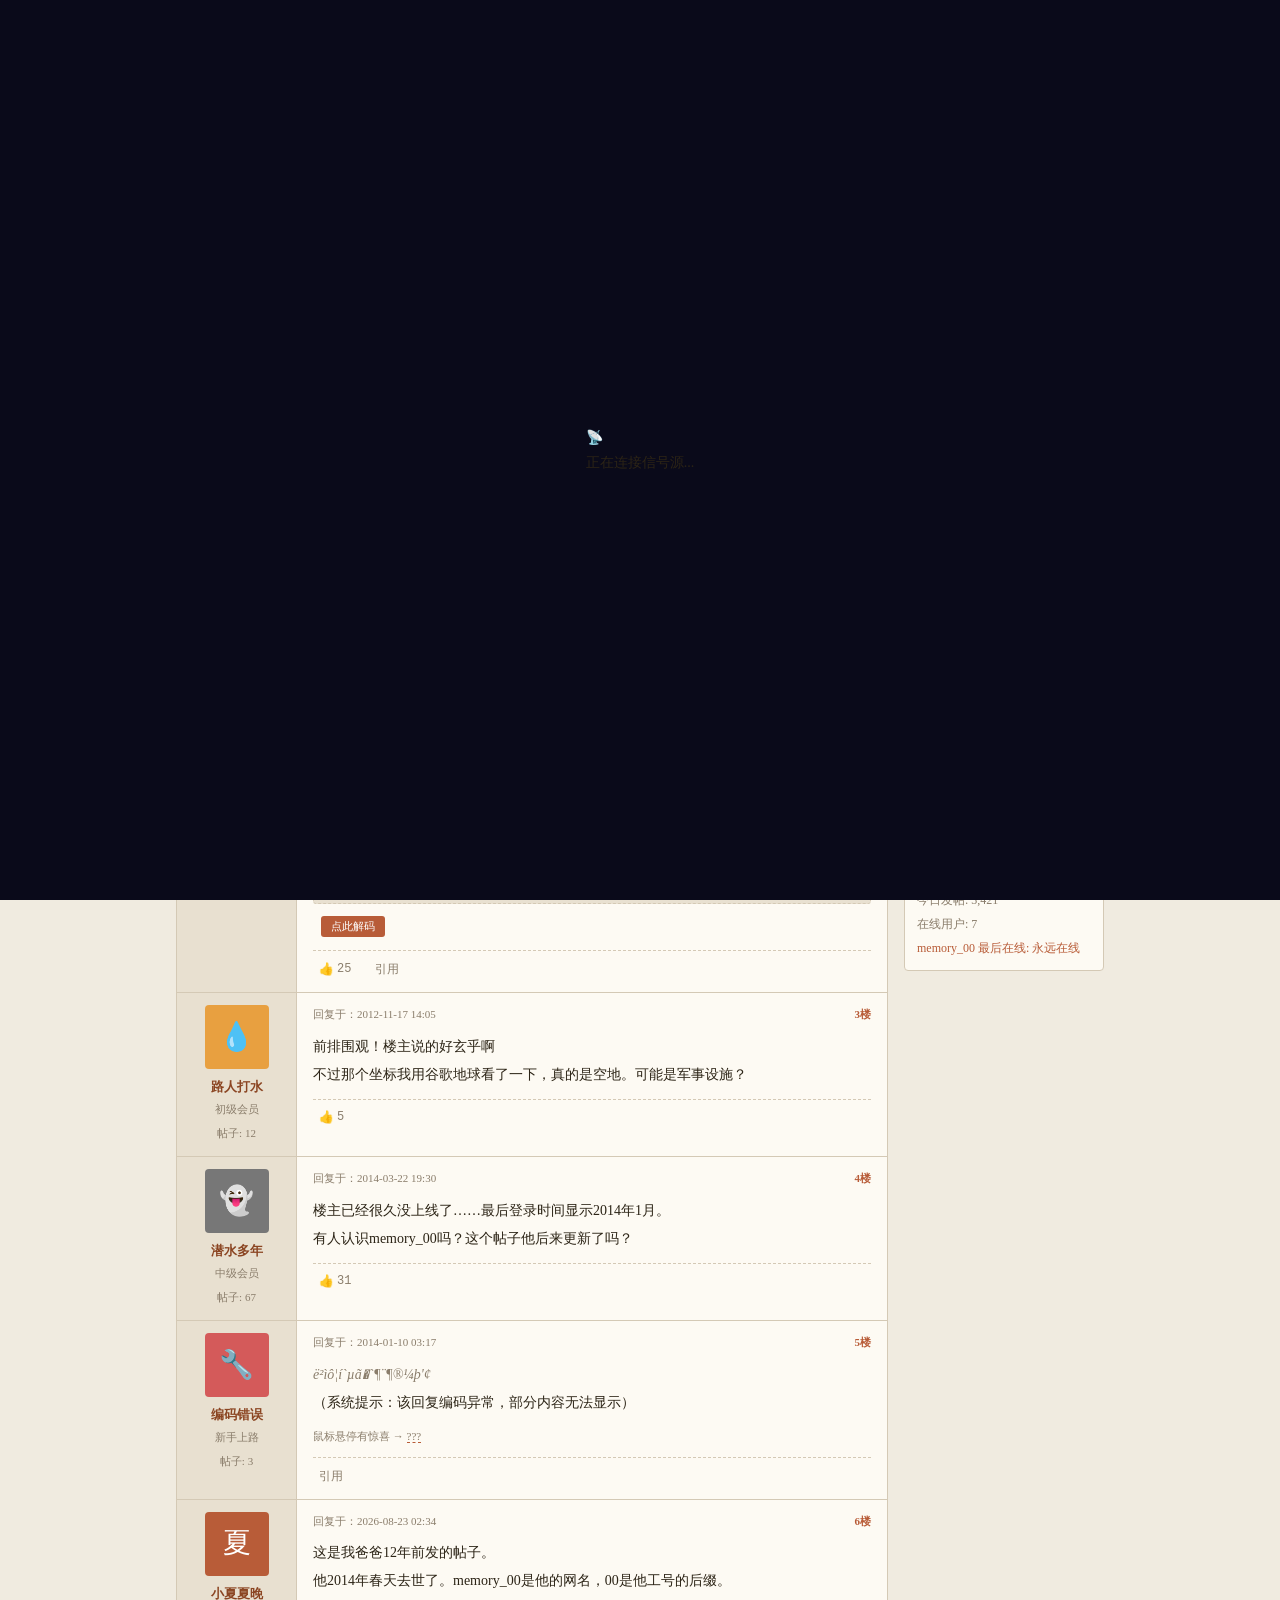
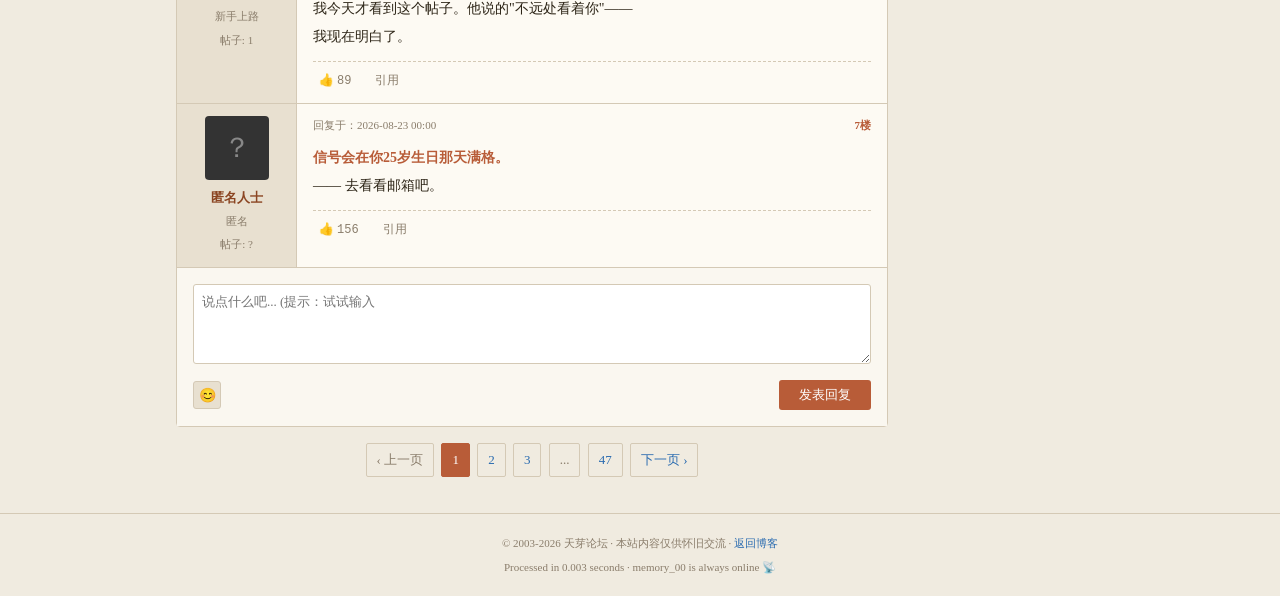
<file: forum.html>
<!DOCTYPE html>
<html lang="zh-CN">
<head>
<meta charset="UTF-8">
<meta name="viewport" content="width=device-width, initial-scale=1.0">
<title>我在地图上发现了一个不存在的坐标 - 天芽论坛</title>
<link rel="stylesheet" href="assets/css/forum.css">
</head>
<body data-page="forum">

<div class="top-bar">
  <div>
    <a href="index.html">天芽首页</a> |
    <span class="nav-links">
      <a href="index.html">博客</a>
      <a href="forum.html">论坛</a>
      <a href="map.html">地图</a>
      <a href="wechat.html">威信</a>
      <a href="email.html">邮箱</a>
      <a href="archive.html">存档</a>
    </span>
  </div>
  <div>
    <span class="clock" id="forum-clock"></span> |
    <a href="#">设为首页</a> |
    <a href="#">收藏本站</a>
  </div>
</div>

<div class="forum-header">
  <div class="forum-logo">
    天芽论坛
    <span class="small">—— 全球华人的网上家园</span>
  </div>
  <div class="header-search">
    <input type="text" placeholder="搜索帖子..." id="forum-search">
    <button onclick="alert('搜索功能维护中')">搜索</button>
  </div>
</div>

<div class="forum-nav">
  <a href="#">≡ 首页</a>
  <a href="#">📢 站务区</a>
  <a href="#">💬 灌水乐园</a>
  <a href="#">🔬 科技探索</a>
  <a href="#">🗺️ 地图迷踪</a>
  <a href="#">📖 情感天地</a>
  <a href="#">❓ 求助区</a>
</div>

<div class="breadcrumb">
  <a href="#">天芽论坛</a> › <a href="#">科技探索</a › <a href="#">地图迷踪</a> › 浏览帖子
</div>

<div class="forum-container">
  <main>
    <div class="thread-container" id="thread-container">
      <div class="thread-title-bar">
        <h1 id="thread-title">我在地图上发现了一个不存在的坐标</h1>
        <div class="actions">
          <button onclick="toggleOnlyOP()" id="only-op-btn">只看楼主</button>
          <button onclick="changeFontSize('small')" class="font-btn">小</button>
          <button onclick="changeFontSize('medium')" class="font-btn active" id="default-font">中</button>
          <button onclick="changeFontSize('large')" class="font-btn">大</button>
        </div>
      </div>

      <!-- Original Post -->
      <div class="post-row" id="post-op">
        <div class="post-sidebar">
          <div class="avatar" id="op-avatar" data-clicks="0">📡</div>
          <div class="username">memory_00</div>
          <div class="user-title">论坛元老</div>
          <div class="post-count">帖子: 47</div>
          <div class="signature">信号满格。<br>—— 2012</div>
        </div>
        <div class="post-main">
          <div class="post-meta-row">
            <span>发表于：2012-11-15 23:47</span>
            <span class="post-floor">楼主</span>
          </div>
          <div class="post-body font-medium" id="op-body">
            <p>各位，我在地图上发现了一个奇怪的坐标。</p>
            <p>那个位置在街景里是<span class="keyword">一片空地<span class="tooltip-box">2008年带女儿去的时候基站已经拆了</span></span>，但我的GPS设备显示那里曾经有建筑。</p>
            <p>这个坐标附近有一个<span class="keyword">废弃基站<span class="tooltip-box">他参与建设的第一个基站，1998年</span></span>，但官方记录里查不到。</p>
            <p>我查了很多资料，这个坐标：<strong>39.903, 116.4</strong></p>
            <p>有人知道这是怎么回事吗？</p>
            <p style="margin-top:1em;color:var(--accent2);"><span class="keyword">别查了，他只是在不远处看着你<span class="tooltip-box">这是父亲对女儿说的话</span></span>。</p>
            <div class="post-actions">
              <button class="vote-btn upvote" onclick="vote(this,'up')">👍 <span class="count">42</span></button>
              <button class="vote-btn downvote" onclick="vote(this,'down')">👎 <span class="count">3</span></button>
              <button onclick="quotePost()">引用</button>
              <button>举报</button>
            </div>
          </div>
        </div>
      </div>

      <!-- Reply 1 -->
      <div class="post-row reply-post">
        <div class="post-sidebar">
          <div class="avatar" style="background:#5a8ad4;">🧭</div>
          <div class="username">地图爱好者</div>
          <div class="user-title">注册会员</div>
          <div class="post-count">帖子: 203</div>
          <div class="signature">路在脚下</div>
        </div>
        <div class="post-main">
          <div class="post-meta-row">
            <span>回复于：2012-11-16 08:23</span>
            <span class="post-floor">1楼</span>
          </div>
          <div class="post-body font-medium">
            <p>这个坐标我也注意到了。你试试加上<span class="keyword">偏移量0.003<span class="tooltip-box">0.003度≈300米，也是老夏工号003的暗示</span></span>，可能会有不同的结果。</p>
            <p>39.906, 116.403？</p>
            <div class="post-actions">
              <button class="vote-btn" onclick="vote(this,'up')">👍 <span class="count">18</span></button>
              <button onclick="quotePost()">引用</button>
            </div>
          </div>
        </div>
      </div>

      <!-- Reply 2 - base64 -->
      <div class="post-row reply-post">
        <div class="post-sidebar">
          <div class="avatar" style="background:#8a6ad4;">🔐</div>
          <div class="username">memory_00</div>
          <div class="user-title">论坛元老</div>
          <div class="post-count">帖子: 47</div>
        </div>
        <div class="post-main">
          <div class="post-meta-row">
            <span>回复于：2012-11-16 22:15</span>
            <span class="post-floor">2楼</span>
          </div>
          <div class="post-body font-medium">
            <p>谢谢楼上。我试了。</p>
            <p>另外，我学会了一个新东西，叫base64编码。据说可以把文字变成乱码，只有知道方法的人才能看懂。</p>
            <div class="b64-block" id="b64-text">5bCP5aSP77yM546L546L5L2c5ZOB55So5LqG5LqG5Y67</div>
            <button class="decode-btn" onclick="decodeB64()">点此解码</button>
            <div class="decoded-result" id="b64-result"></div>
            <div class="post-actions">
              <button class="vote-btn" onclick="vote(this,'up')">👍 <span class="count">25</span></button>
              <button onclick="quotePost()">引用</button>
            </div>
          </div>
        </div>
      </div>

      <!-- Reply 3 - filler -->
      <div class="post-row reply-post">
        <div class="post-sidebar">
          <div class="avatar" style="background:#e8a040;">💧</div>
          <div class="username">路人打水</div>
          <div class="user-title">初级会员</div>
          <div class="post-count">帖子: 12</div>
        </div>
        <div class="post-main">
          <div class="post-meta-row">
            <span>回复于：2012-11-17 14:05</span>
            <span class="post-floor">3楼</span>
          </div>
          <div class="post-body font-medium">
            <p>前排围观！楼主说的好玄乎啊</p>
            <p>不过那个坐标我用谷歌地球看了一下，真的是空地。可能是军事设施？</p>
            <div class="post-actions">
              <button class="vote-btn" onclick="vote(this,'up')">👍 <span class="count">5</span></button>
            </div>
          </div>
        </div>
      </div>

      <!-- Reply 4 - 2014 -->
      <div class="post-row reply-post">
        <div class="post-sidebar">
          <div class="avatar" style="background:#777;">👻</div>
          <div class="username">潜水多年</div>
          <div class="user-title">中级会员</div>
          <div class="post-count">帖子: 67</div>
        </div>
        <div class="post-main">
          <div class="post-meta-row">
            <span>回复于：2014-03-22 19:30</span>
            <span class="post-floor">4楼</span>
          </div>
          <div class="post-body font-medium">
            <p>楼主已经很久没上线了……最后登录时间显示2014年1月。</p>
            <p>有人认识memory_00吗？这个帖子他后来更新了吗？</p>
            <div class="post-actions">
              <button class="vote-btn" onclick="vote(this,'up')">👍 <span class="count">31</span></button>
            </div>
          </div>
        </div>
      </div>

      <!-- Reply 5 - mojibake -->
      <div class="post-row reply-post">
        <div class="post-sidebar">
          <div class="avatar" style="background:#d45a5a;">🔧</div>
          <div class="username">编码错误</div>
          <div class="user-title">新手上路</div>
          <div class="post-count">帖子: 3</div>
        </div>
        <div class="post-main">
          <div class="post-meta-row">
            <span>回复于：2014-01-10 03:17</span>
            <span class="post-floor">5楼</span>
          </div>
          <div class="post-body font-medium">
            <p class="mojibake">ë²ìô¦í`µã�`¶¨¶®¼þ&apos;¢</p>
            <p>（系统提示：该回复编码异常，部分内容无法显示）</p>
            <p style="font-size:11px;color:var(--text-dim);margin-top:8px;">
              <!-- Hint: don't forget to check email -->
              鼠标悬停有惊喜 → <span class="keyword" title="不要忘了看邮箱">???<span class="tooltip-box">不要忘了看邮箱</span></span>
            </p>
            <div class="post-actions">
              <button>引用</button>
            </div>
          </div>
        </div>
      </div>

      <!-- Reply 6 - 2026 小夏 -->
      <div class="post-row reply-post">
        <div class="post-sidebar">
          <div class="avatar" style="background:var(--accent);">夏</div>
          <div class="username">小夏夏晚</div>
          <div class="user-title">新手上路</div>
          <div class="post-count">帖子: 1</div>
        </div>
        <div class="post-main">
          <div class="post-meta-row">
            <span>回复于：2026-08-23 02:34</span>
            <span class="post-floor">6楼</span>
          </div>
          <div class="post-body font-medium">
            <p>这是我爸爸12年前发的帖子。</p>
            <p>他2014年春天去世了。memory_00是他的网名，00是他工号的后缀。</p>
            <p>我今天才看到这个帖子。他说的"不远处看着你"——</p>
            <p>我现在明白了。</p>
            <div class="post-actions">
              <button class="vote-btn" onclick="vote(this,'up')">👍 <span class="count">89</span></button>
              <button>引用</button>
            </div>
          </div>
        </div>
      </div>

      <!-- Reply 7 - anonymous -->
      <div class="post-row reply-post">
        <div class="post-sidebar">
          <div class="avatar" style="background:#333;color:#888;">？</div>
          <div class="username">匿名人士</div>
          <div class="user-title">匿名</div>
          <div class="post-count">帖子: ?</div>
        </div>
        <div class="post-main">
          <div class="post-meta-row">
            <span>回复于：2026-08-23 00:00</span>
            <span class="post-floor">7楼</span>
          </div>
          <div class="post-body font-medium">
            <p class="highlight-reply">信号会在你25岁生日那天满格。</p>
            <p>—— 去看看邮箱吧。</p>
            <div class="post-actions">
              <button class="vote-btn" onclick="vote(this,'up')">👍 <span class="count">156</span></button>
              <button>引用</button>
            </div>
          </div>
        </div>
      </div>

      <!-- Reply area -->
      <div class="reply-area" style="position:relative;">
        <textarea id="reply-text" placeholder="说点什么吧... (提示：试试输入"0.003"或"偏移")"></textarea>
        <div class="reply-controls">
          <div class="left">
            <button class="emoji-btn" id="emoji-toggle">😊</button>
            <div class="emoji-panel" id="emoji-panel">
              <span>😊</span><span>😂</span><span>😭</span><span>❤️</span><span>👍</span>
              <span>🤔</span><span>😮</span><span>😢</span><span>🎉</span><span>📡</span>
              <span>💡</span><span>🔍</span><span>🌟</span><span>🙏</span><span>👏</span>
            </div>
          </div>
          <button class="submit-reply" onclick="submitReply()">发表回复</button>
        </div>
        <div class="hidden-link" id="hidden-link">
          🔍 你发现了一条隐藏线索！<a href="map.html" style="color:var(--accent);font-weight:bold;">→ 点击前往高嘚地图查看坐标 39.903, 116.4</a>
        </div>
      </div>
    </div>

    <!-- Pagination -->
    <div class="pagination">
      <span class="disabled">‹ 上一页</span>
      <span class="current">1</span>
      <a href="#" onclick="return fakePage(2)">2</a>
      <a href="#" onclick="return fakePage(3)">3</a>
      <span class="disabled">...</span>
      <a href="#" onclick="return fakePage(47)">47</a>
      <a href="#" onclick="return fakePage(2)">下一页 ›</a>
    </div>
  </main>

  <!-- Sidebar -->
  <aside>
    <div class="sidebar-panel online-users">
      <h3>🟢 在线用户 (7)</h3>
      <div class="content">
        <div class="user-item memory" onclick="showUserCard(event,'memory_00')">
          <span class="dot"></span>
          <span class="uname">memory_00</span>
        </div>
        <div class="user-item" onclick="showUserCard(event,'地图爱好者')">
          <span class="dot"></span><span class="uname">地图爱好者</span>
        </div>
        <div class="user-item" onclick="showUserCard(event,'小夏夏晚')">
          <span class="dot"></span><span class="uname">小夏夏晚</span>
        </div>
        <div class="user-item" onclick="showUserCard(event,'匿名人士')">
          <span class="dot"></span><span class="uname">匿名人士</span>
        </div>
        <div class="user-item" onclick="showUserCard(event,'路人打水')">
          <span class="dot"></span><span class="uname">路人打水</span>
        </div>
        <div class="user-item" onclick="showUserCard(event,'潜水多年')">
          <span class="dot"></span><span class="uname">潜水多年</span>
        </div>
        <div class="user-item" onclick="showUserCard(event,'游客')">
          <span class="dot"></span><span class="uname">游客</span>
        </div>
      </div>
    </div>

    <div class="sidebar-panel">
      <h3>📎 相关帖子</h3>
      <div class="content">
        <ul class="related-threads">
          <li><a href="#">北京老基站地图（2010年整理）</a></li>
          <li><a href="#">[求助] 怎么给邮件设置10年后发送？</a></li>
          <li><a href="#">有没有人记得工号0003的工程师？</a></li>
          <li><a href="#">街景里消失的建筑——汇总帖</a></li>
          <li><a href="#">base64编码教程（新手入门）</a></li>
          <li><a href="#">一个父亲可以为孩子做多少事</a></li>
          <li><a href="#" style="color:var(--text-dim);">信号会在满格那天到来</a></li>
        </ul>
      </div>
    </div>

    <div class="sidebar-panel">
      <h3>📊 论坛统计</h3>
      <div class="content forum-stats">
        注册用户: 1,247,893<br>
        帖子总数: 28,456,721<br>
        今日发帖: 3,421<br>
        在线用户: 7<br>
        <span style="color:var(--accent);">memory_00 最后在线: 永远在线</span>
      </div>
    </div>
  </aside>
</div>

<!-- User card popup -->
<div class="user-card-popup" id="user-card-popup">
  <span class="close-card" onclick="this.parentElement.classList.remove('show')">×</span>
  <div id="user-card-content"></div>
</div>

<!-- Context menu -->
<div class="context-menu" id="context-menu">
  <div class="menu-item" onclick="quotePost()">📋 引用</div>
  <div class="menu-item" onclick="copyText()">📄 复制</div>
  <div class="divider"></div>
  <div class="menu-item danger" onclick="alert('举报已提交（假装的）')">🚫 举报</div>
</div>

<button id="back-to-top" onclick="window.scrollTo({top:0,behavior:'smooth'})">↑</button>

<div class="forum-footer">
  <p>© 2003-2026 天芽论坛 · 本站内容仅供怀旧交流 · <a href="index.html">返回博客</a></p>
  <p style="margin-top:4px;">Processed in 0.003 seconds · memory_00 is always online 📡</p>
</div>

<script src="assets/js/common.js"></script>
<script>
// Forum clock
function updateForumClock() {
  const now = new Date();
  const pad = n => String(n).padStart(2,'0');
  document.getElementById('forum-clock').textContent =
    `${now.getFullYear()}-${pad(now.getMonth()+1)}-${pad(now.getDate())} ${pad(now.getHours())}:${pad(now.getMinutes())}:${pad(now.getSeconds())}`;
}
updateForumClock();
setInterval(updateForumClock, 1000);

// Base64 decode
function decodeB64() {
  const encoded = '5bCP5aSP77yM546L546L5L2c5ZOB55So5LqG5LqG5Y67';
  try {
    const decoded = decodeURIComponent(escape(atob(encoded)));
    const result = document.getElementById('b64-result');
    result.textContent = '解码结果：' + decoded;
    result.classList.add('show');
  } catch(e) {
    document.getElementById('b64-result').textContent = '解码失败';
  }
}

// Vote
function vote(btn, type) {
  const countEl = btn.querySelector('.count');
  let count = parseInt(countEl.textContent);
  if (btn.classList.contains('upvoted') || btn.classList.contains('downvoted')) return;
  count++;
  countEl.textContent = count;
  btn.classList.add(type === 'up' ? 'upvoted' : 'downvoted');
}

// OP avatar clicks -> hand drawn smiley
document.getElementById('op-avatar').addEventListener('click', function() {
  let clicks = parseInt(this.dataset.clicks) + 1;
  this.dataset.clicks = clicks;
  if (clicks >= 5) {
    this.classList.add('hand-drawn');
    this.textContent = '';
    this.title = '爸爸画给女儿的笑脸 ☺';
  }
});

// Emoji panel
document.getElementById('emoji-toggle').onclick = (e) => {
  e.stopPropagation();
  document.getElementById('emoji-panel').classList.toggle('show');
};
document.querySelectorAll('.emoji-panel span').forEach(span => {
  span.onclick = () => {
    const ta = document.getElementById('reply-text');
    ta.value += span.textContent;
    ta.focus();
  };
});
document.addEventListener('click', () => {
  document.getElementById('emoji-panel').classList.remove('show');
});

// Submit reply
function submitReply() {
  const ta = document.getElementById('reply-text');
  const text = ta.value.trim();
  if (!text) return;

  // Check for hidden triggers
  if (text.includes('0.003') || text.includes('偏移')) {
    document.getElementById('hidden-link').classList.add('show');
  }

  // Add reply to page
  const container = document.getElementById('thread-container');
  const floorCount = container.querySelectorAll('.post-row').length;
  const reply = document.createElement('div');
  reply.className = 'post-row reply-post';
  reply.innerHTML = `
    <div class="post-sidebar">
      <div class="avatar" style="background:var(--accent);">夏</div>
      <div class="username">小夏夏晚</div>
      <div class="user-title">新手上路</div>
    </div>
    <div class="post-main">
      <div class="post-meta-row">
        <span>回复于：刚刚</span>
        <span class="post-floor">${floorCount}楼</span>
      </div>
      <div class="post-body font-medium">
        <p>${text}</p>
      </div>
    </div>`;
  const replyArea = container.querySelector('.reply-area');
  container.insertBefore(reply, replyArea);
  ta.value = '';
  reply.scrollIntoView({ behavior: 'smooth' });
}

// Font size
function changeFontSize(size) {
  document.querySelectorAll('.post-body').forEach(body => {
    body.classList.remove('font-small','font-medium','font-large');
    body.classList.add('font-' + size);
  });
  document.querySelectorAll('.font-btn').forEach(b => b.classList.remove('active'));
  event.target.classList.add('active');
}

// Only see OP
let onlyOP = false;
function toggleOnlyOP() {
  onlyOP = !onlyOP;
  document.querySelectorAll('.reply-post').forEach(p => {
    p.style.display = onlyOP ? 'none' : '';
  });
  document.getElementById('only-op-btn').style.background = onlyOP ? 'var(--accent)' : '';
  document.getElementById('only-op-btn').style.color = onlyOP ? '#fff' : '';
}

// Quote
function quoteText() {
  const ta = document.getElementById('reply-text');
  ta.value += '> 引用：\n';
  ta.focus();
}

// User card
function showUserCard(e, username) {
  e.stopPropagation();
  const card = document.getElementById('user-card-popup');
  const content = document.getElementById('user-card-content');
  const info = {
    'memory_00': { name:'memory_00', title:'论坛元老', posts:47, joined:'2008-03-15', last:'永远在线', note:'他的签名是"信号满格"' },
    '小夏夏晚': { name:'小夏夏晚', title:'新手上路', posts:1, joined:'2026-08-23', last:'刚刚', note:'楼主的女儿' },
    '匿名人士': { name:'匿名人士', title:'匿名', posts:'?', joined:'未知', last:'未知', note:'身份不明' }
  };
  const u = info[username] || { name:username, title:'注册会员', posts:'-', joined:'-', last:'-', note:'' };
  content.innerHTML = `
    <div style="font-weight:bold;font-size:14px;margin-bottom:4px;">${u.name}</div>
    <div style="font-size:11px;color:var(--text-dim);margin-bottom:8px;">${u.title}</div>
    <div style="font-size:11px;line-height:1.8;">
      帖子数: ${u.posts}<br>
      注册: ${u.joined}<br>
      最后在线: ${u.last}<br>
      ${u.note ? '<div style="color:var(--accent);margin-top:6px;">'+u.note+'</div>' : ''}
    </div>`;
  card.style.left = (e.clientX + 10) + 'px';
  card.style.top = (e.clientY + 10) + 'px';
  card.classList.add('show');
}
document.addEventListener('click', () => {
  document.getElementById('user-card-popup').classList.remove('show');
});

// Context menu
document.getElementById('thread-container').addEventListener('contextmenu', (e) => {
  e.preventDefault();
  const menu = document.getElementById('context-menu');
  menu.style.left = e.clientX + 'px';
  menu.style.top = e.clientY + 'px';
  menu.classList.add('show');
});
document.addEventListener('click', () => {
  document.getElementById('context-menu').classList.remove('show');
});

// Copy
function copyText() {
  const selection = window.getSelection().toString();
  if (selection) {
    navigator.clipboard.writeText(selection).catch(()=>{});
  }
}

// Fake pagination
function fakePage(n) {
  alert('第' + n + '页正在建设中……不过真正的线索在第一页。');
  return false;
}

// Back to top
window.addEventListener('scroll', () => {
  document.getElementById('back-to-top').style.opacity = window.scrollY > 300 ? '1' : '0';
});
</script>
</body>
</html>
</file>
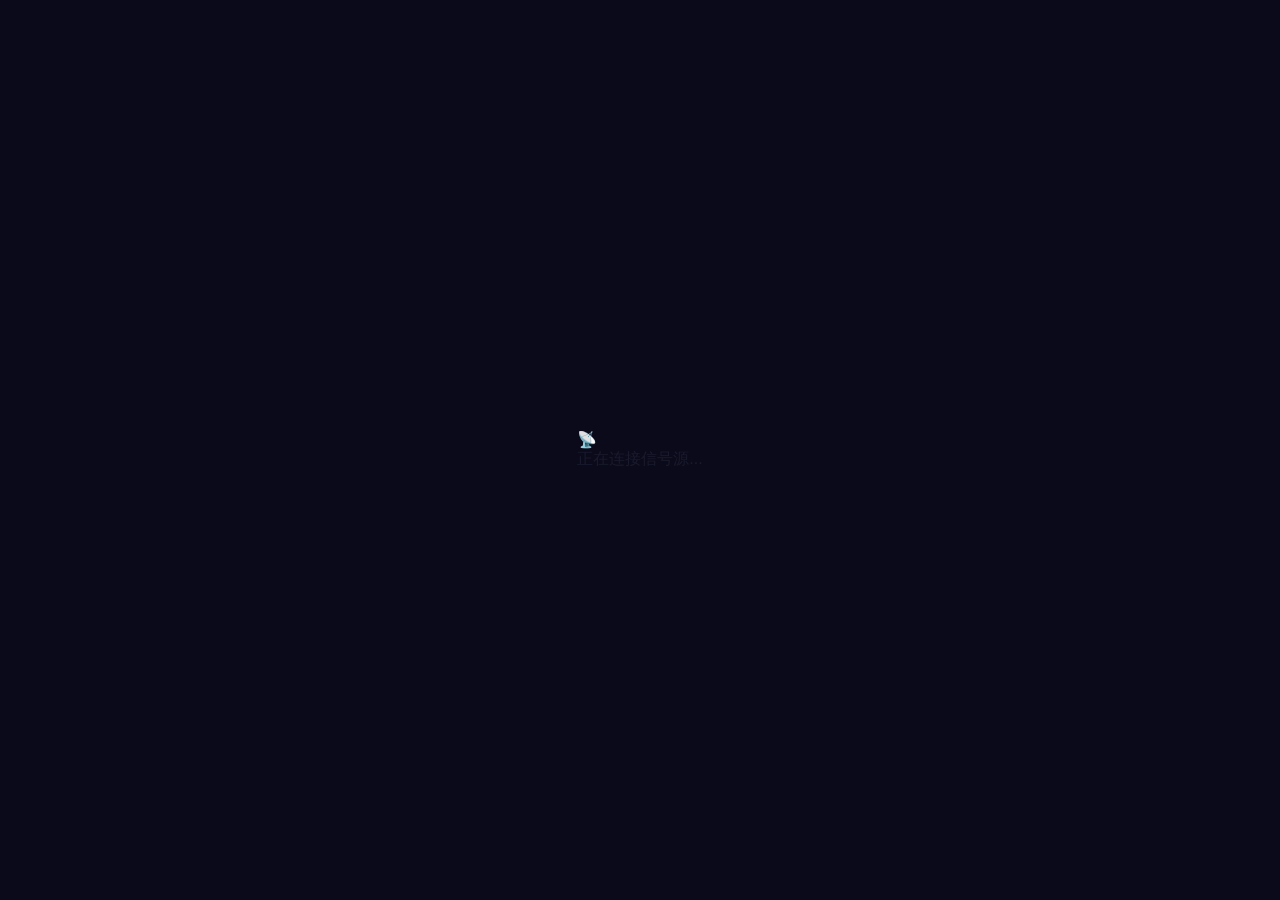
<file: map.html>
<!DOCTYPE html>
<html lang="zh-CN">
<head>
<meta charset="UTF-8">
<meta name="viewport" content="width=device-width, initial-scale=1.0">
<title>高嘚地图 - 搜索 39.903, 116.4</title>
<link rel="stylesheet" href="assets/css/map.css">
</head>
<body data-page="map">

<div class="map-topbar">
  <div class="map-logo">高嘚<span class="de">地图</span></div>
  <div class="search-box">
    <span class="search-icon">🔍</span>
    <input type="text" id="map-search" placeholder="搜索地点、坐标、公交..." value="39.903, 116.4">
    <button style="position:absolute;right:4px;top:50%;transform:translateY(-50%);background:var(--accent);color:#fff;border:none;padding:6px 16px;border-radius:16px;cursor:pointer;font-size:12px;" onclick="doSearch()">搜索</button>
    <div class="search-suggestions" id="search-suggestions">
      <div class="item" onclick="quickSearch('39.903, 116.4')">📍 39.903, 116.4 · 信号源</div>
      <div class="item" onclick="quickSearch('小夏小学')">🏫 小夏小学</div>
      <div class="item" onclick="quickSearch('老夏修手机的铺子')">🔧 老夏修手机的铺子</div>
      <div class="search-history">
        <strong>搜索历史</strong>
        <span class="clear-history" onclick="clearHistory(event)">清空</span>
        <div id="history-tags"></div>
      </div>
    </div>
  </div>
  <div class="map-actions">
    <div class="mode-toolbar" id="mode-toolbar">
      <button class="mode-btn active" data-mode="drag" onclick="setMode('drag')" title="拖动地图">
        <span class="mode-icon">✋</span>
        <span class="mode-label">拖动</span>
      </button>
      <button class="mode-btn" data-mode="measure" onclick="setMode('measure')" title="测量距离">
        <span class="mode-icon">📏</span>
        <span class="mode-label">测量</span>
      </button>
      <button class="mode-btn" data-mode="mark" onclick="setMode('mark')" title="添加标记">
        <span class="mode-icon">📍</span>
        <span class="mode-label">标记</span>
      </button>
      <button class="mode-btn danger" data-mode="delete" onclick="setMode('delete')" title="删除标记">
        <span class="mode-icon">🗑️</span>
        <span class="mode-label">删除</span>
      </button>
      <div class="mode-divider"></div>
      <button onclick="toggleSatellite()" id="sat-btn" title="卫星视图">🛰️</button>
      <button onclick="toggleFullscreen()" id="fs-btn" title="全屏">⛶</button>
      <a href="phone.html" class="back-link">📱</a>
    </div>
    <div class="mode-status" id="mode-status">
      <span class="mode-status-dot"></span>
      <span id="mode-status-text">拖动模式 — 按住地图移动</span>
    </div>
  </div>
</div>

<div class="map-area" id="map-area">
  <div class="map-canvas" id="map-canvas">
    <div class="map-layer">
      <!-- Roads and features drawn with CSS -->
      <div class="map-roads">
        <!-- Highway -->
        <div class="road highway" style="left:500px;top:0;width:18px;height:4000px;transform:rotate(-15deg);transform-origin:top;"></div>
        <div class="road highway" style="left:0;top:1200px;width:4000px;height:14px;"></div>
        <!-- Streets -->
        <div class="road street" style="left:800px;top:0;width:8px;height:4000px;"></div>
        <div class="road street" style="left:1500px;top:0;width:6px;height:4000px;"></div>
        <div class="road street" style="left:0;top:800px;width:4000px;height:8px;"></div>
        <div class="road street" style="left:0;top:1600px;width:4000px;height:6px;"></div>
        <div class="road street" style="left:0;top:2200px;width:4000px;height:8px;transform:rotate(2deg);"></div>
        <div class="road street" style="left:2000px;top:0;width:6px;height:4000px;transform:rotate(3deg);"></div>
        <!-- Lanes -->
        <div class="road lane" style="left:1100px;top:0;width:4px;height:4000px;"></div>
        <div class="road lane" style="left:1800px;top:0;width:4px;height:4000px;"></div>
        <div class="road lane" style="left:0;top:1000px;width:4000px;height:3px;"></div>
        <div class="road lane" style="left:0;top:1900px;width:4000px;height:3px;"></div>
        <!-- Diagonal roads -->
        <div class="road street" style="left:0;top:0;width:6px;height:5000px;transform:rotate(25deg);transform-origin:top left;"></div>
        <div class="road lane" style="left:3000px;top:0;width:4px;height:4000px;transform:rotate(-10deg);transform-origin:top;"></div>
      </div>

      <!-- Water -->
      <div class="water" style="left:2200px;top:600px;width:400px;height:250px;"></div>
      <div class="water" style="left:100px;top:2400px;width:300px;height:180px;"></div>

      <!-- Green areas -->
      <div class="green-area" style="left:1400px;top:1400px;width:200px;height:150px;"></div>
      <div class="green-area" style="left:600px;top:1800px;width:150px;height:120px;"></div>
      <div class="green-area" style="left:2500px;top:2000px;width:180px;height:200px;"></div>

      <!-- Buildings -->
      <div class="building" style="left:900px;top:900px;width:60px;height:40px;"></div>
      <div class="building" style="left:1000px;top:950px;width:50px;height:50px;"></div>
      <div class="building" style="left:1100px;top:880px;width:70px;height:55px;"></div>
      <div class="building" style="left:1600px;top:1100px;width:80px;height:60px;"></div>
      <div class="building" style="left:1750px;top:1050px;width:55px;height:70px;"></div>
      <div class="building" style="left:500px;top:1300px;width:90px;height:45px;"></div>
      <div class="building" style="left:2000px;top:1500px;width:65px;height:80px;"></div>
      <div class="building" style="left:2100px;top:1450px;width:50px;height:50px;"></div>
      <div class="building" style="left:700px;top:2000px;width:75px;height:55px;"></div>
      <div class="building" style="left:2800px;top:900px;width:100px;height:70px;"></div>
    </div>

    <!-- Satellite layer -->
    <div class="satellite-layer"></div>

    <!-- Main marker: signal source -->
    <div class="map-marker main dropping" id="main-marker" style="left:2000px;top:1200px;" onclick="showMainInfo(event)">
      <div class="marker-pin" data-icon="📡"></div>
      <div class="marker-label">信号源 · 废弃基站</div>
    </div>

    <!-- POI markers -->
    <div class="map-marker" style="left:1600px;top:1500px;" onclick="showPOI(event,'school')">
      <div class="marker-pin" data-icon="🏫" style="--accent:#5a8ad4;"></div>
      <div class="marker-label">小夏小学</div>
    </div>
    <div class="map-marker" style="left:2400px;top:1000px;" onclick="showPOI(event,'shop')">
      <div class="marker-pin" data-icon="🔧" style="--accent:#e8a040;"></div>
      <div class="marker-label">老夏修手机的铺子</div>
    </div>
    <div class="map-marker" style="left:1200px;top:2000px;" onclick="showPOI(event,'stand')">
      <div class="marker-pin" data-icon="📰" style="--accent:#8a6ad4;"></div>
      <div class="marker-label">报刊亭</div>
    </div>

    <!-- Signal coverage -->
    <div class="signal-coverage" id="signal-coverage" style="left:2000px;top:1200px;"></div>
  </div>

  <!-- Info window -->
  <div class="info-window" id="info-window" style="left:2000px;top:1200px;">
    <span class="iw-close" onclick="closeInfo()">×</span>
    <div class="iw-header" id="iw-header">
      <h3 id="iw-title"></h3>
      <div class="iw-sub" id="iw-sub"></div>
    </div>
    <div class="iw-body" id="iw-body"></div>
    <div class="iw-action" id="iw-action"></div>
  </div>

  <!-- Measure info -->
  <div class="measure-info" id="measure-info">
    📏 点击地图选择起点和终点
  </div>
</div>

<!-- Map controls -->
<div class="map-controls">
  <button class="ctrl-btn" onclick="zoomIn()">+</button>
  <button class="ctrl-btn" onclick="zoomOut()">−</button>
  <div class="zoom-level" id="zoom-level">14</div>
</div>

<!-- Scale bar -->
<div class="scale-bar">
  <div class="bar" id="scale-bar" style="width:50px;"></div>
  <span id="scale-text">200m</span>
</div>

<!-- Coordinate display -->
<div class="coord-display" id="coord-display">39.903°N, 116.400°E</div>

<!-- Mini map -->
<div class="mini-map" id="mini-map">
  <div class="viewport" id="mini-viewport" style="left:40px;top:30px;width:60px;height:40px;"></div>
  <div class="mini-marker" style="left:70px;top:50px;"></div>
  <div class="mini-marker" style="left:55px;top:65px;background:#5a8ad4;"></div>
</div>

<!-- Context menu -->
<div class="context-menu" id="context-menu">
  <div class="menu-item" onclick="contextAction('street')">🏠 查看街景</div>
  <div class="menu-item" onclick="contextAction('coverage')">📡 查看信号覆盖范围</div>
  <div class="divider"></div>
  <div class="menu-item" onclick="contextAction('start')">🚩 设为起点</div>
  <div class="menu-item" onclick="contextAction('end')">🏁 设为终点</div>
</div>

<!-- Street view modal -->
<div class="street-modal" id="street-modal">
  <span class="street-close" onclick="closeStreet()">&times;</span>
  <div class="street-view" id="street-view">
    <div class="corridor"></div>
    <div class="door">
      <div class="sign">
        肿瘤科<br>3号病房
        <small>—— 2014年春 ——</small>
      </div>
    </div>
    <div class="floor"></div>
  </div>
  <div class="street-nav">
    <button onclick="streetNav(-1)">◀ 后退</button>
    <button onclick="closeStreet()">退出街景</button>
    <button onclick="streetNav(1)">前进 ▶</button>
  </div>
  <div class="street-caption" id="street-caption">走廊尽头，3号病房。爸爸最后住的地方。</div>
</div>

<script src="assets/js/common.js"></script>
<script>
// ========== Map State ==========
let scale = 1;
let offsetX = 0, offsetY = 0;
let isDragging = false;
let startX, startY;
let currentMode = 'drag'; // drag, measure, mark, delete
let measurePoints = [];
let contextX = 2000, contextY = 1200;
let userMarkers = []; // 自定义标记列表

const canvas = document.getElementById('map-canvas');
const mapArea = document.getElementById('map-area');

function applyTransform() {
  canvas.style.transform = `translate(calc(-50% + ${offsetX}px), calc(-50% + ${offsetY}px)) scale(${scale})`;
  document.getElementById('zoom-level').textContent = Math.round(12 + Math.log2(scale));
  const scaleWidth = Math.round(50 / scale);
  document.getElementById('scale-bar').style.width = scaleWidth + 'px';
  const meters = Math.round(200 / scale);
  document.getElementById('scale-text').textContent = meters >= 1000 ? (meters/1000)+'km' : meters+'m';
}

// Drag to pan
mapArea.addEventListener('mousedown', (e) => {
  if (e.button !== 0) return;
  if (currentMode !== 'drag') return; // 只有拖动模式才能拖拽
  isDragging = true;
  startX = e.clientX - offsetX;
  startY = e.clientY - offsetY;
  mapArea.style.cursor = 'grabbing';
});
document.addEventListener('mousemove', (e) => {
  const rect = mapArea.getBoundingClientRect();
  const mx = e.clientX - rect.left;
  const my = e.clientY - rect.top;
  const lat = (39.95 - (my / rect.height) * 0.1).toFixed(3);
  const lng = (116.35 + (mx / rect.width) * 0.1).toFixed(3);
  document.getElementById('coord-display').textContent = `${lat}°N, ${lng}°E`;

  if (!isDragging || currentMode !== 'drag') return;
  offsetX = e.clientX - startX;
  offsetY = e.clientY - startY;
  applyTransform();
});
document.addEventListener('mouseup', () => {
  isDragging = false;
  if (currentMode === 'drag') mapArea.style.cursor = 'grab';
});

// ========== 模式切换 ==========
function setMode(mode) {
  currentMode = mode;
  document.querySelectorAll('.mode-btn').forEach(btn => {
    btn.classList.toggle('active', btn.dataset.mode === mode);
  });
  const statusText = {
    drag: '拖动模式 — 按住地图移动',
    measure: '测量模式 — 点击地图选择起点和终点',
    mark: '标记模式 — 点击地图添加标记',
    delete: '删除模式 — 点击标记删除（右键取消）'
  };
  const statusEl = document.getElementById('mode-status-text');
  statusEl.textContent = statusText[mode];
  document.getElementById('mode-status').className = 'mode-status ' + mode;

  const cursors = { drag: 'grab', measure: 'crosshair', mark: 'copy', delete: 'not-allowed' };
  mapArea.style.cursor = cursors[mode];

  // 退出测量时清除测量线
  if (mode !== 'measure') {
    clearMeasure();
    document.getElementById('measure-info').classList.remove('show');
  } else {
    document.getElementById('measure-info').classList.add('show');
    measurePoints = [];
  }

  // 标记hover效果
  document.querySelectorAll('.map-marker').forEach(m => {
    m.classList.toggle('deletable', mode === 'delete');
  });
}

// 右键退出删除模式
mapArea.addEventListener('contextmenu', (e) => {
  if (currentMode === 'delete' || currentMode === 'mark' || currentMode === 'measure') {
    e.preventDefault();
    setMode('drag');
    return;
  }
});

// Zoom
mapArea.addEventListener('wheel', (e) => {
  e.preventDefault();
  const delta = e.deltaY > 0 ? 0.9 : 1.1;
  scale = Math.max(0.5, Math.min(3, scale * delta));
  applyTransform();
}, { passive: false });

function zoomIn() { scale = Math.min(3, scale * 1.2); applyTransform(); }
function zoomOut() { scale = Math.max(0.5, scale / 1.2); applyTransform(); }

// Right click
mapArea.addEventListener('contextmenu', (e) => {
  e.preventDefault();
  const rect = mapArea.getBoundingClientRect();
  contextX = (e.clientX - rect.left - rect.width/2 - offsetX) / scale + 2000;
  contextY = (e.clientY - rect.top - rect.height/2 - offsetY) / scale + 2000;
  const menu = document.getElementById('context-menu');
  menu.style.left = e.clientX + 'px';
  menu.style.top = e.clientY + 'px';
  menu.classList.add('show');
});
document.addEventListener('click', () => {
  document.getElementById('context-menu').classList.remove('show');
  document.getElementById('search-suggestions').classList.remove('show');
});

function contextAction(action) {
  document.getElementById('context-menu').classList.remove('show');
  if (action === 'street') {
    openStreet();
  } else if (action === 'coverage') {
    showCoverage();
  } else if (action === 'start') {
    placeTempMarker(contextX, contextY, '起点');
  } else if (action === 'end') {
    placeTempMarker(contextX, contextY, '终点');
  }
}

// Click — 根据当前模式执行不同操作
mapArea.addEventListener('click', (e) => {
  // 忽略UI元素点击
  if (e.target.closest('.map-marker') || e.target.closest('.info-window') ||
      e.target.closest('.map-controls') || e.target.closest('.mode-toolbar') ||
      e.target.closest('.map-topbar') || e.target.closest('.context-menu')) return;

  const rect = mapArea.getBoundingClientRect();
  const x = (e.clientX - rect.left - rect.width/2 - offsetX) / scale + 2000;
  const y = (e.clientY - rect.top - rect.height/2 - offsetY) / scale + 2000;

  if (currentMode === 'measure') {
    addMeasurePoint(x, y, e.clientX, e.clientY);
  } else if (currentMode === 'mark') {
    addUserMarker(x, y);
  }
  // drag 模式不做事，delete 模式靠点击标记触发
});

// 标记点击 — 删除模式下删除，其他模式弹信息
document.addEventListener('click', (e) => {
  const marker = e.target.closest('.map-marker');
  if (marker && currentMode === 'delete') {
    e.stopPropagation();
    // 不允许删除主要标记
    if (marker.id === 'main-marker') {
      showMapToast('⚠️ 信号源标记不可删除');
      return;
    }
    marker.style.transform = 'scale(0)';
    marker.style.opacity = '0';
    setTimeout(() => marker.remove(), 300);
    showMapToast('🗑️ 标记已删除');
    return;
  }
});

function addUserMarker(x, y) {
  const names = ['我的标记', '检查点', '可疑位置', '待确认', '线索点'];
  const name = names[Math.floor(Math.random() * names.length)];
  const marker = document.createElement('div');
  marker.className = 'map-marker dropping user-marker';
  marker.style.left = x + 'px';
  marker.style.top = y + 'px';
  marker.innerHTML = `<div class="marker-pin" data-icon="📍" style="--accent:#4a9eff;"></div><div class="marker-label">${name}</div>`;
  marker.onclick = function(e) {
    e.stopPropagation();
    if (currentMode === 'delete') return;
    const iw = document.getElementById('info-window');
    document.getElementById('iw-title').textContent = '📍 ' + name;
    document.getElementById('iw-sub').textContent = '自定义标记';
    document.getElementById('iw-body').innerHTML = `
      <div class="row"><span class="label">坐标：</span><span>${x.toFixed(1)}, ${y.toFixed(1)}</span></div>
      <div class="row" style="margin-top:6px;color:var(--text-dim);font-size:12px;">切换到删除模式可移除此标记</div>
    `;
    document.getElementById('iw-action').textContent = '';
    iw.style.left = x + 'px';
    iw.style.top = y + 'px';
    iw.classList.add('show');
  };
  document.querySelector('.map-canvas').appendChild(marker);
  setTimeout(() => marker.classList.remove('dropping'), 700);
  userMarkers.push({ x, y, name });
  showMapToast('📍 已添加标记：' + name);
}

function showMapToast(msg) {
  let toast = document.getElementById('map-toast');
  if (!toast) {
    toast = document.createElement('div');
    toast.id = 'map-toast';
    toast.className = 'map-toast';
    document.body.appendChild(toast);
  }
  toast.textContent = msg;
  toast.classList.add('show');
  clearTimeout(toast._timer);
  toast._timer = setTimeout(() => toast.classList.remove('show'), 2000);
}

function placeTempMarker(x, y, label) {
  const marker = document.createElement('div');
  marker.className = 'map-marker dropping';
  marker.style.left = x + 'px';
  marker.style.top = y + 'px';
  marker.innerHTML = `<div class="marker-pin" data-icon="📍"></div><div class="marker-label">${label}</div>`;
  document.querySelector('.map-canvas').appendChild(marker);
  setTimeout(() => marker.classList.remove('dropping'), 700);
}

// Info windows
function showMainInfo(e) {
  e.stopPropagation();
  const iw = document.getElementById('info-window');
  document.getElementById('iw-title').textContent = '📍 信号源 · 废弃基站';
  document.getElementById('iw-sub').textContent = '1998年建成 · 2006年拆除';
  document.getElementById('iw-body').innerHTML = `
    <div class="row"><span class="label">建设者：</span><span>夏建国（工号0003）</span></div>
    <div class="row"><span class="label">坐标：</span><span>39.903°N, 116.400°E</span></div>
    <div class="row"><span class="label">备注：</span><span>第一个信号从这里发出</span></div>
    <div class="row" style="margin-top:8px;color:var(--accent);font-style:italic;">"爸爸在这里装了一个信号塔，不管你在哪里，爸爸的信号都能找到你。"</div>
  `;
  document.getElementById('iw-action').textContent = '🏠 查看街景';
  document.getElementById('iw-action').onclick = openStreet;
  iw.style.left = '2000px';
  iw.style.top = '1200px';
  iw.classList.add('show');
}

function showPOI(e, type) {
  e.stopPropagation();
  const iw = document.getElementById('info-window');
  const data = {
    school: { title:'🏫 小夏小学', sub:'2007-2013', body:'爸爸每天接我放学的路。<br>他总在校门口等我，手里拿着一瓶热牛奶。', icon:'🏫' },
    shop: { title:'🔧 老夏修手机的铺子', sub:'2005-2012', body:'他总说自己什么都会修。<br>放学了我就坐在铺子里写作业，看他拆手机。', icon:'🔧' },
    stand: { title:'📰 报刊亭', sub:'每个周日早上', body:'每个周日早上他都在这买报纸。<br>买完报纸会给我带一根冰棍。', icon:'📰' }
  };
  const d = data[type];
  const rect = e.currentTarget.getBoundingClientRect();
  const mapRect = mapArea.getBoundingClientRect();
  const x = parseFloat(e.currentTarget.style.left);
  const y = parseFloat(e.currentTarget.style.top);
  document.getElementById('iw-title').textContent = d.title;
  document.getElementById('iw-sub').textContent = d.sub;
  document.getElementById('iw-body').innerHTML = d.body;
  document.getElementById('iw-action').textContent = '';
  iw.style.left = x + 'px';
  iw.style.top = y + 'px';
  iw.classList.add('show');
}

function closeInfo() {
  document.getElementById('info-window').classList.remove('show');
}

// Search
function doSearch() {
  const query = document.getElementById('map-search').value.trim();
  if (!query) return;
  saveHistory(query);

  if (query.includes('39.903') || query.includes('信号')) {
    // Animate to main marker
    offsetX = 0; offsetY = 0; scale = 1.5;
    applyTransform();
    const marker = document.getElementById('main-marker');
    marker.classList.remove('dropping');
    void marker.offsetWidth;
    marker.classList.add('dropping');
    setTimeout(() => showMainInfo({stopPropagation:()=>{}}), 700);
  } else {
    alert('已搜索：' + query + '\n\n提示：试试搜索 "39.903, 116.4" 找到信号源。');
  }
}

function quickSearch(q) {
  document.getElementById('map-search').value = q;
  document.getElementById('search-suggestions').classList.remove('show');
  doSearch();
}

document.getElementById('map-search').addEventListener('focus', () => {
  document.getElementById('search-suggestions').classList.add('show');
});

// Search history
function saveHistory(q) {
  let history = ARG.storage.get('map_history', []);
  history = [q, ...history.filter(h => h !== q)].slice(0, 5);
  ARG.storage.set('map_history', history);
  renderHistory();
}
function renderHistory() {
  const history = ARG.storage.get('map_history', []);
  document.getElementById('history-tags').innerHTML = history.map(h =>
    `<span class="history-tag" onclick="quickSearch('${h}')">${h}</span>`
  ).join('');
}
function clearHistory(e) {
  e.stopPropagation();
  ARG.storage.set('map_history', []);
  renderHistory();
}
renderHistory();

// Signal coverage
function showCoverage() {
  const cov = document.getElementById('signal-coverage');
  const radius = 600;
  cov.style.width = radius * 2 + 'px';
  cov.style.height = radius * 2 + 'px';
  cov.classList.remove('show');
  void cov.offsetWidth;
  cov.classList.add('show');

  // Add rings
  for (let i = 0; i < 3; i++) {
    const ring = document.createElement('div');
    ring.className = 'signal-ring';
    ring.style.left = '2000px';
    ring.style.top = '1200px';
    ring.style.width = radius * 2 + 'px';
    ring.style.height = radius * 2 + 'px';
    ring.style.animationDelay = (i * 1) + 's';
    document.querySelector('.map-canvas').appendChild(ring);
    setTimeout(() => ring.remove(), 4000);
  }

  // Show info
  const iw = document.getElementById('info-window');
  document.getElementById('iw-title').textContent = '📡 信号覆盖范围';
  document.getElementById('iw-sub').textContent = '半径约3km · 永远满格';
  document.getElementById('iw-body').innerHTML = `
    覆盖区域包括：<br>
    🏠 小夏的家（出生-6岁）<br>
    🏫 小夏小学<br>
    🏠 第二个家（7-12岁）<br>
    🏥 医院（2014年）<br>
    <span style="color:var(--accent);font-style:italic;">"不管你走到哪里，爸爸的信号永远覆盖你。"</span>
  `;
  document.getElementById('iw-action').textContent = '';
  iw.style.left = '2000px';
  iw.style.top = '1200px';
  iw.classList.add('show');
}

// Satellite toggle
function toggleSatellite() {
  mapArea.classList.toggle('satellite');
  document.getElementById('sat-btn').classList.toggle('active');
}

// Measure tool
function toggleMeasure() {
  measureMode = !measureMode;
  measurePoints = [];
  document.querySelectorAll('.measure-line,.measure-point').forEach(el => el.remove());
  const btn = document.getElementById('measure-btn');
  btn.classList.toggle('active');
  document.getElementById('measure-info').classList.toggle('show');
  if (measureMode) {
    document.getElementById('measure-info').innerHTML = '📏 点击地图选择起点和终点';
  }
}

function addMeasurePoint(x, y, cx, cy) {
  const point = document.createElement('div');
  point.className = 'measure-point';
  point.style.left = x + 'px';
  point.style.top = y + 'px';
  document.querySelector('.map-canvas').appendChild(point);
  measurePoints.push({x, y});

  if (measurePoints.length === 2) {
    const [p1, p2] = measurePoints;
    const dx = p2.x - p1.x;
    const dy = p2.y - p1.y;
    const dist = Math.sqrt(dx*dx + dy*dy);
    const realDist = Math.round(dist * 0.5);

    const line = document.createElement('div');
    line.className = 'measure-line';
    line.style.left = p1.x + 'px';
    line.style.top = p1.y + 'px';
    line.style.width = dist + 'px';
    line.style.transform = `rotate(${Math.atan2(dy, dx)}rad)`;
    document.querySelector('.map-canvas').appendChild(line);

    document.getElementById('measure-info').innerHTML = `📏 距离: ${realDist}米 · <button onclick="toggleMeasure()" style="background:var(--accent);color:#fff;border:none;padding:2px 10px;border-radius:4px;cursor:pointer;">关闭</button>`;
    measurePoints = [];
  }
}

// Fullscreen
function toggleFullscreen() {
  mapArea.classList.toggle('fullscreen');
  document.getElementById('fs-btn').classList.toggle('active');
}

// Street view
let streetStep = 0;
const streetCaptions = [
  '走廊尽头，3号病房。爸爸最后住的地方。',
  '走廊的灯总是一闪一闪的，爸爸说那是信号在跳动。',
  '他在这间病房里写完了最后一段代码。',
  '"信号满格。"他说。那是他最后一句话。'
];
function openStreet() {
  document.getElementById('street-modal').classList.add('show');
  streetStep = 0;
  document.getElementById('street-caption').textContent = streetCaptions[0];
}
function closeStreet() {
  document.getElementById('street-modal').classList.remove('show');
}
function streetNav(dir) {
  streetStep = Math.max(0, Math.min(streetCaptions.length - 1, streetStep + dir));
  document.getElementById('street-caption').textContent = streetCaptions[streetStep];
  const corridor = document.querySelector('#street-view .corridor');
  corridor.style.opacity = '0.5';
  setTimeout(() => { corridor.style.opacity = '1'; corridor.style.transition = 'opacity .3s'; }, 100);
}

// Initial search on load
setTimeout(doSearch, 1500);
applyTransform();
</script>
</body>
</html>
</file>
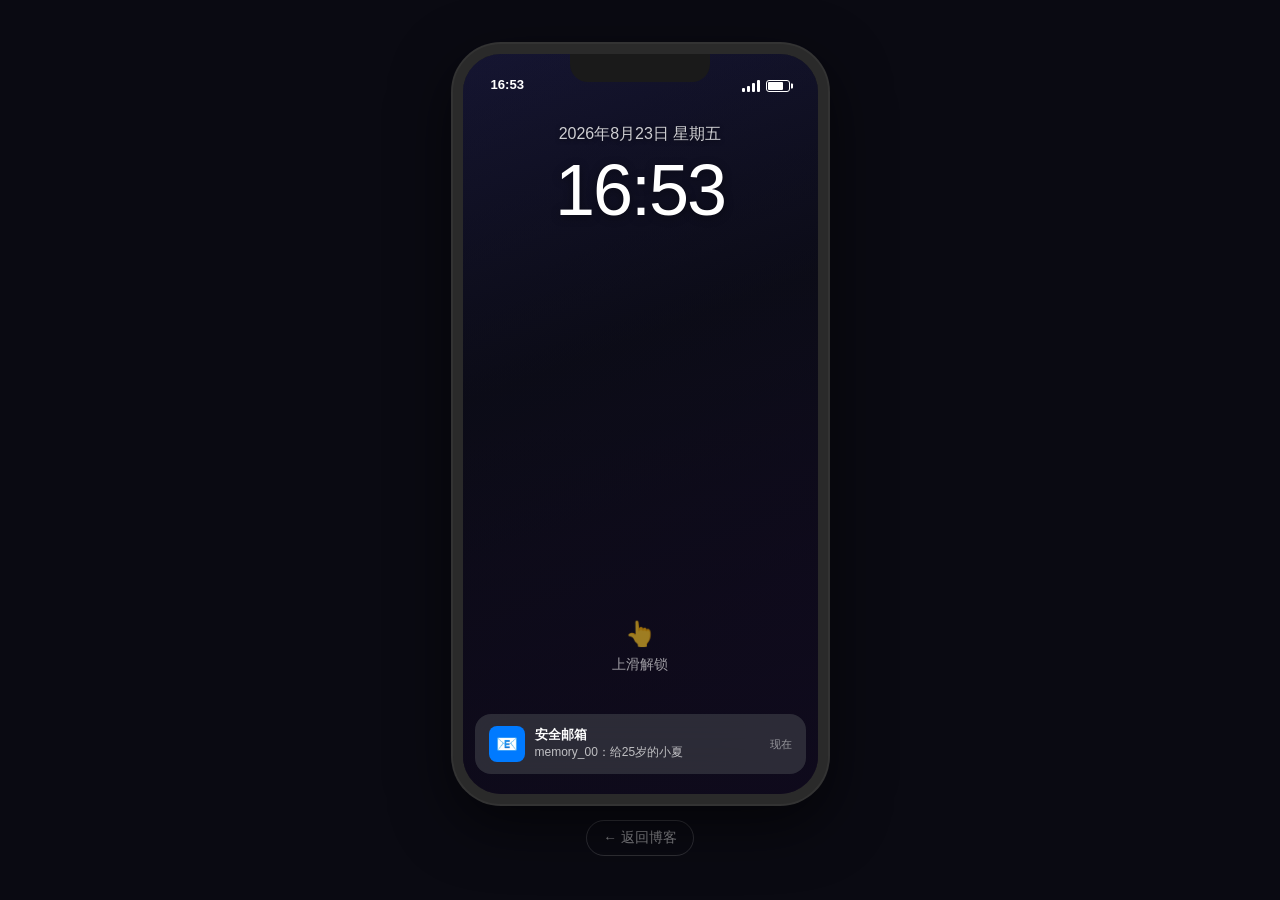
<file: phone.html>
<!DOCTYPE html>
<html lang="zh-CN">
<head>
<meta charset="UTF-8">
<meta name="viewport" content="width=device-width, initial-scale=1.0">
<title>小夏的手机</title>
<link rel="stylesheet" href="assets/css/phone.css">
</head>
<body>

<div class="phone-wrapper">
  <div class="phone-frame">
    <div class="phone-notch"></div>
    <div class="phone-screen" id="phone-screen">

      <!-- 状态栏 -->
      <div class="status-bar">
        <span class="time" id="status-time">02:17</span>
        <div class="status-icons">
          <span class="signal-bars">
            <i></i><i></i><i></i><i></i>
          </span>
          <span class="battery">
            <div class="battery-level"></div>
            <div class="battery-tip"></div>
          </span>
        </div>
      </div>

      <!-- 通知层 -->
      <div class="notifications" id="notifications">
        <!-- 动态注入 -->
      </div>

      <!-- 锁屏时钟（首次进入） -->
      <div class="lock-screen" id="lock-screen">
        <div class="lock-date" id="lock-date"></div>
        <div class="lock-clock" id="lock-clock">02:17</div>
        <div class="lock-hint">
          <span class="fingerprint">👆</span>
          上滑解锁
        </div>
        <div class="lock-notification" id="lock-notification">
          <div class="ln-icon">📧</div>
          <div class="ln-content">
            <div class="ln-title">安全邮箱</div>
            <div class="ln-body">memory_00：给25岁的小夏</div>
          </div>
          <div class="ln-time">现在</div>
        </div>
      </div>

      <!-- 主屏幕 -->
      <div class="home-screen" id="home-screen" style="display:none;">
        <!-- 搜索栏 -->
        <div class="spotlight">
          <span class="search-glyph">🔍</span>
          <span class="search-text">搜索</span>
        </div>

        <!-- App 网格 -->
        <div class="app-grid" id="app-grid">
          <!-- 威信 — 有未读消息 -->
          <div class="app-icon" data-app="wechat" onclick="openApp('wechat_login.html')">
            <div class="icon-img icon-wechat">💬</div>
            <span class="app-label">威信</span>
            <div class="app-badge" id="wechat-badge">3</div>
          </div>

          <!-- 安全邮箱 — 有新邮件 -->
          <div class="app-icon" data-app="email" onclick="openApp('email.html')">
            <div class="icon-img icon-mail">📧</div>
            <span class="app-label">安全邮箱</span>
            <div class="app-badge" id="email-badge">1</div>
          </div>

          <!-- 高嘚地图 -->
          <div class="app-icon" data-app="map" onclick="openApp('map.html')">
            <div class="icon-img icon-map">🗺️</div>
            <span class="app-label">高嘚地图</span>
          </div>

          <!-- 浏览器（论坛） -->
          <div class="app-icon" data-app="forum" onclick="openApp('forum.html')">
            <div class="icon-img icon-browser">🌐</div>
            <span class="app-label">天芽浏览器</span>
          </div>

          <!-- 电话 -->
          <div class="app-icon" data-app="phone" onclick="showToast('电话功能暂不可用')">
            <div class="icon-img icon-phone">📞</div>
            <span class="app-label">电话</span>
            <div class="app-badge">3</div>
          </div>

          <!-- 信息 -->
          <div class="app-icon" data-app="message" onclick="showToast('信息功能暂不可用')">
            <div class="icon-img icon-msg">💚</div>
            <span class="app-label">信息</span>
          </div>

          <!-- 相册 -->
          <div class="app-icon" data-app="photos" onclick="showToast('相册是空的')">
            <div class="icon-img icon-photos">🖼️</div>
            <span class="app-label">相册</span>
          </div>

          <!-- 备忘录 -->
          <div class="app-icon" data-app="notes" onclick="showNotes()">
            <div class="icon-img icon-notes">📝</div>
            <span class="app-label">备忘录</span>
          </div>

          <!-- 设置 -->
          <div class="app-icon" data-app="settings" onclick="showToast('设置不可用')">
            <div class="icon-img icon-settings">⚙️</div>
            <span class="app-label">设置</span>
          </div>

          <!-- 天气 -->
          <div class="app-icon" data-app="weather" onclick="showToast('北京 · 晴 · 26°C')">
            <div class="icon-img icon-weather">☀️</div>
            <span class="app-label">天气</span>
          </div>

          <!-- 时钟 -->
          <div class="app-icon" data-app="clock" onclick="showToast('现在是凌晨 02:17')">
            <div class="icon-img icon-clock">🕐</div>
            <span class="app-label">时钟</span>
          </div>

          <!-- 加密存档（隐藏入口） -->
          <div class="app-icon" data-app="archive" onclick="openApp('archive.html')" id="archive-app" style="opacity:0.3;">
            <div class="icon-img icon-archive">🔐</div>
            <span class="app-label">???</span>
          </div>
        </div>

        <!-- 页面指示器 -->
        <div class="page-dots">
          <span class="dot active"></span>
          <span class="dot"></span>
        </div>

        <!-- Dock -->
        <div class="dock">
          <div class="app-icon dock-icon" onclick="openApp('wechat_login.html')">
            <div class="icon-img icon-wechat">💬</div>
          </div>
          <div class="app-icon dock-icon" onclick="openApp('email.html')">
            <div class="icon-img icon-mail">📧</div>
          </div>
          <div class="app-icon dock-icon" onclick="openApp('map.html')">
            <div class="icon-img icon-map">🗺️</div>
          </div>
          <div class="app-icon dock-icon" onclick="openApp('forum.html')">
            <div class="icon-img icon-browser">🌐</div>
          </div>
        </div>
      </div>

      <!-- App 打开过渡 -->
      <div class="app-transition" id="app-transition"></div>

    </div>
  </div>

  <!-- 返回博客入口（手机外） -->
  <a href="index.html" class="back-to-blog">← 返回博客</a>
</div>

<!-- Toast -->
<div class="toast" id="toast"></div>

<!-- 备忘录弹窗 -->
<div class="notes-modal" id="notes-modal">
  <div class="notes-content">
    <div class="notes-header">
      <span>📝 备忘录</span>
      <button onclick="closeNotes()">✕</button>
    </div>
    <div class="notes-body">
      <div class="note-item">
        <div class="note-title">🔑 密码提示</div>
        <div class="note-text">天芽、高嘚、威信的首字母<br>爸打错了字——"嘚"不是"德"</div>
      </div>
      <div class="note-item">
        <div class="note-title">📡 坐标</div>
        <div class="note-text">39.903, 116.4<br>工号0003 · 1998年第一基站</div>
      </div>
      <div class="note-item">
        <div class="note-title">🔑 铁皮柜钥匙</div>
        <div class="note-text">搬家时信封里找到的，刻着"003"<br>爸书房的旧柜子——别忘了打开</div>
      </div>
      <div class="note-item note-locked" id="note-locked">
        <div class="note-title">🔒 ???</div>
        <div class="note-text">还有一条备忘，需要先找到其他线索...</div>
      </div>
    </div>
  </div>
</div>

<script>
// ========== 时间显示 ==========
function updateTime() {
  const now = new Date();
  const h = String(now.getHours()).padStart(2, '0');
  const m = String(now.getMinutes()).padStart(2, '0');
  const timeStr = `${h}:${m}`;
  document.getElementById('status-time').textContent = timeStr;
  document.getElementById('lock-clock').textContent = timeStr;

  const days = ['星期日','星期一','星期二','星期三','星期四','星期五','星期六'];
  const dateStr = `2026年8月23日 ${days[now.getDay()]}`;
  document.getElementById('lock-date').textContent = dateStr;
}
updateTime();
setInterval(updateTime, 1000);

// ========== 解锁 ==========
const lockScreen = document.getElementById('lock-screen');
const homeScreen = document.getElementById('home-screen');
let startY = 0;

lockScreen.addEventListener('touchstart', e => { startY = e.touches[0].clientY; });
lockScreen.addEventListener('touchmove', e => {
  const diff = startY - e.touches[0].clientY;
  if (diff > 0) lockScreen.style.transform = `translateY(-${diff}px)`;
});
lockScreen.addEventListener('touchend', e => {
  const diff = startY - (e.changedTouches[0].clientY);
  if (diff > 80) unlockPhone();
  else lockScreen.style.transform = '';
});

// 鼠标也支持
lockScreen.addEventListener('mousedown', e => { startY = e.clientY; });
lockScreen.addEventListener('mousemove', e => {
  if (startY) {
    const diff = startY - e.clientY;
    if (diff > 0) lockScreen.style.transform = `translateY(-${diff}px)`;
  }
});
document.addEventListener('mouseup', e => {
  if (startY) {
    const diff = startY - e.clientY;
    if (diff > 80) unlockPhone();
    else lockScreen.style.transform = '';
    startY = 0;
  }
});

// 点击通知直接解锁
document.getElementById('lock-notification').addEventListener('click', unlockPhone);

function unlockPhone() {
  lockScreen.style.transition = 'transform 0.4s ease, opacity 0.4s ease';
  lockScreen.style.transform = 'translateY(-100%)';
  lockScreen.style.opacity = '0';
  setTimeout(() => {
    lockScreen.style.display = 'none';
    homeScreen.style.display = 'block';
    homeScreen.classList.add('show');
    showNotifications();
  }, 400);
}

// ========== 通知 ==========
function showNotifications() {
  const notifs = [
    { icon: '📧', app: '安全邮箱', title: 'memory_00@oldmail.com', body: '给25岁的小夏', delay: 500 },
    { icon: '💬', app: '威信', title: '老李', body: '小夏，看到邮件了吧？你爸让我帮他设的...', delay: 1500 },
    { icon: '📞', app: '电话', title: '未接来电', body: '妈妈 (3)', delay: 2500 },
  ];

  notifs.forEach(n => {
    setTimeout(() => {
      const el = document.createElement('div');
      el.className = 'notification-banner';
      el.innerHTML = `
        <div class="notif-icon" style="background:${n.app==='威信'?'#07c160':'#007aff'}">${n.icon}</div>
        <div class="notif-content">
          <div class="notif-title">${n.title}</div>
          <div class="notif-body">${n.body}</div>
        </div>
        <div class="notif-time">现在</div>
      `;
      el.onclick = () => {
        if (n.app === '安全邮箱') location.href = 'email.html';
        else if (n.app === '威信') location.href = 'wechat_login.html';
        else showToast('妈妈打了3个电话，回一个吧');
      };
      document.getElementById('notifications').appendChild(el);
      setTimeout(() => {
        el.style.opacity = '0';
        el.style.transform = 'translateY(-20px)';
        setTimeout(() => el.remove(), 300);
      }, 4000);
    }, n.delay);
  });
}

// ========== App 打开 ==========
function openApp(url) {
  const trans = document.getElementById('app-transition');
  trans.style.background = 'var(--screen-bg)';
  trans.style.opacity = '1';
  trans.style.transform = 'scale(1)';
  setTimeout(() => { location.href = url; }, 300);
}

// ========== Toast ==========
function showToast(msg) {
  const toast = document.getElementById('toast');
  toast.textContent = msg;
  toast.classList.add('show');
  setTimeout(() => toast.classList.remove('show'), 2000);
}

// ========== 备忘录 ==========
function showNotes() {
  document.getElementById('notes-modal').classList.add('show');
}
function closeNotes() {
  document.getElementById('notes-modal').classList.remove('show');
}

// ========== 彩蛋：点击时间10次解锁隐藏app ==========
let timeClicks = 0;
document.getElementById('status-time').addEventListener('click', () => {
  timeClicks++;
  if (timeClicks >= 10) {
    const archive = document.getElementById('archive-app');
    archive.style.opacity = '1';
    archive.style.animation = 'pulse-glow 1s infinite';
    showToast('🔓 发现隐藏应用：加密存档');
    timeClicks = 0;
  }
});

// ========== 彩蛋：Konami Code ==========
let konami = [];
const konamiCode = ['ArrowUp','ArrowUp','ArrowDown','ArrowDown','ArrowLeft','ArrowRight','ArrowLeft','ArrowRight','b','a'];
document.addEventListener('keydown', e => {
  konami.push(e.key);
  if (konami.length > konamiCode.length) konami.shift();
  if (konami.join(',') === konamiCode.join(',')) {
    document.body.style.animation = 'rainbow 2s infinite';
    showToast('📡 信号满格！爸爸看到你了。');
    setTimeout(() => document.body.style.animation = '', 3000);
  }
});
</script>

<style>
@keyframes rainbow {
  0% { filter: hue-rotate(0deg); }
  100% { filter: hue-rotate(360deg); }
}
</style>

</body>
</html>
</file>
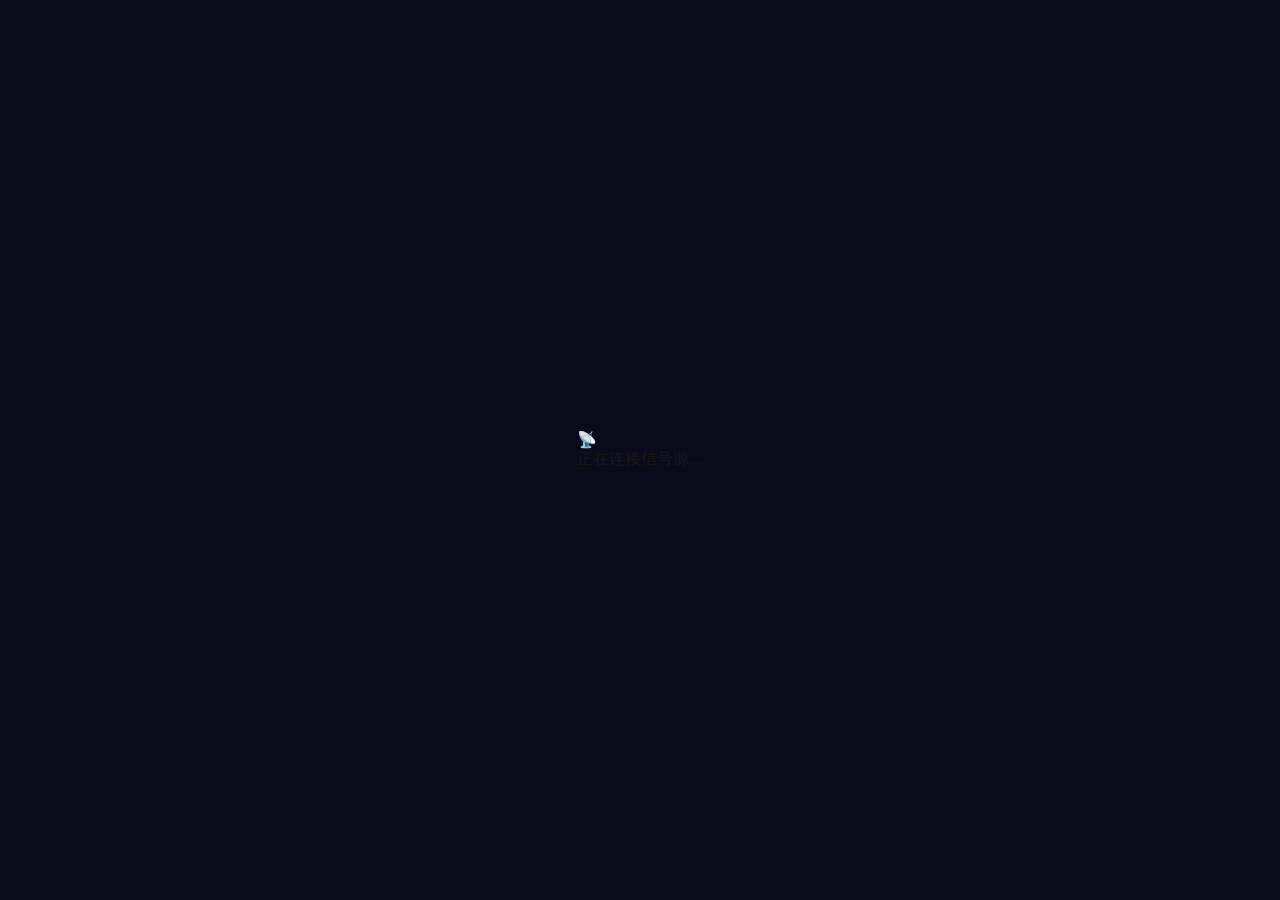
<file: wechat.html>
<!DOCTYPE html>
<html lang="zh-CN">
<head>
<meta charset="UTF-8">
<meta name="viewport" content="width=device-width, initial-scale=1.0">
<title>威信 - memory_00 的聊天记录</title>
<link rel="stylesheet" href="assets/css/wechat.css">
</head>
<body data-page="wechat">

<div class="wx-window" id="wx-window">
  <!-- Left icon bar -->
  <div class="wx-iconbar">
    <div class="avatar">夏
      <div class="unread-dot" id="avatar-unread" style="display:none;"></div>
    </div>
    <div class="icon-btn active" title="聊天">💬</div>
    <div class="icon-btn" title="通讯录">👥</div>
    <div class="icon-btn" title="收藏">⭐</div>
    <div class="bottom">
      <div class="minimize-btn" onclick="minimizeWindow()" title="最小化">—</div>
      <div class="maximize-btn" onclick="toggleMaximize()" title="最大化">⛶</div>
    </div>
  </div>

  <!-- Chat list -->
  <div class="wx-sidebar">
    <div class="search-bar">
      <input type="text" id="wx-search" placeholder="🔍 搜索" oninput="searchChats(this.value)">
    </div>
    <div class="chat-list" id="chat-list">
      <!-- Chats injected by JS -->
    </div>
  </div>

  <!-- Main chat area -->
  <div class="wx-main" id="wx-main">
    <div class="chat-header">
      <div class="chat-title" id="chat-title">文件传输助手</div>
      <div class="chat-actions">
        <button title="切换背景" onclick="toggleDarkBg()">🌙</button>
        <button title="更多">⋯</button>
      </div>
    </div>
    <div class="chat-messages" id="chat-messages"></div>
    <div class="typing-indicator" id="typing-indicator">
      <div class="typing-dots"><span></span><span></span><span></span></div>
      <span id="typing-text">对方正在输入...</span>
    </div>
    <div class="chat-input-area" style="position:relative;">
      <div class="input-toolbar">
        <button class="emoji-toggle" onclick="toggleEmojiPanel()" title="表情">😊</button>
        <button class="voice-btn" onclick="toggleVoice()" title="语音">🎤</button>
        <button title="文件">📎</button>
        <button title="截图">✂️</button>
      </div>
      <div class="emoji-panel" id="emoji-panel"></div>
      <textarea id="msg-input" placeholder="输入消息..." rows="3" onkeydown="handleMsgKey(event)"></textarea>
      <div class="input-footer">
        <span class="hint" id="input-hint">按 Enter 发送</span>
        <button class="send-btn" onclick="sendMessage()">发送(S)</button>
      </div>
    </div>
  </div>
</div>

<!-- Voice recording overlay -->
<div class="voice-overlay" id="voice-overlay">
  <div class="mic-icon">🎤</div>
  <div>正在录音...</div>
  <div class="voice-wave">
    <span></span><span></span><span></span><span></span><span></span>
  </div>
  <div style="font-size:11px;color:#999;">松开发送 · 取消发送</div>
</div>

<!-- Special notification -->
<div class="special-notification" id="special-notif">
  <div class="notif-avatar">?</div>
  <div class="notif-text">
    <div class="sender" id="notif-sender">未知联系人</div>
    <div id="notif-msg">我一直都在</div>
  </div>
</div>

<!-- Fireworks canvas -->
<canvas id="fireworks-canvas"></canvas>

<script src="assets/js/common.js"></script>
<script>
// ========== Chat Data ==========
const chats = {
  filehelper: {
    name: '文件传输助手',
    icon: '📁',
    avatarClass: 'avatar-gray',
    type: 'self',
    messages: [
      { from:'self', text:'备忘录：密码线索', time:'2012-11-20 22:30' },
      { from:'self', text:'小夏以后会需要这些。', time:'2012-11-20 22:31' },
      { from:'self', text:'密码 = 天涯 + 高德 + 微信 的首字母', time:'2012-11-20 22:32' },
      { from:'self', text:'爸爸打错了字，你别笑。高德的"德"打成了"嘚"。', time:'2012-11-20 22:33' },
      { from:'self', text:'所以是 TYGDWX', time:'2012-11-20 22:34' },
      { from:'self', text:'如果小夏看到这条消息，说明她找到了。', time:'2013-06-15 14:20' },
      { from:'self', text:'小夏，爸爸爱你。', time:'2013-06-15 14:21' },
    ]
  },
  family: {
    name: '一家三口',
    icon: '👨‍👩‍👧',
    avatarClass: 'avatar-orange',
    type: 'group',
    members: '爸爸、妈妈、小夏',
    messages: [
      { from:'爸爸', text:'小夏考试考了多少分？', time:'2012-09-01 16:30', avatar:'爸', avatarColor:'avatar-blue' },
      { from:'小夏', text:'数学95！语文90！', time:'2012-09-01 16:35', avatar:'夏', avatarColor:'avatar-green' },
      { from:'爸爸', text:'信号满格！爸爸就知道你行！', time:'2012-09-01 16:36', avatar:'爸', avatarColor:'avatar-blue' },
      { from:'妈妈', text:'就你会说，晚上给你们做红烧肉', time:'2012-09-01 16:40', avatar:'妈', avatarColor:'avatar-purple' },
      { from:'爸爸', text:'今天加班，基站要调试', time:'2012-11-10 19:00', avatar:'爸', avatarColor:'avatar-blue' },
      { from:'小夏', text:'爸爸又加班😢', time:'2012-11-10 19:05', avatar:'夏', avatarColor:'avatar-green' },
      { from:'爸爸', text:'信号满格，马上回！', time:'2012-11-10 20:30', avatar:'爸', avatarColor:'avatar-blue' },
      { date:'2013年3月' },
      { from:'妈妈', text:'你今天去医院了？', time:'2013-03-15 09:00', avatar:'妈', avatarColor:'avatar-purple' },
      { from:'爸爸', text:'没事，常规检查。你们别担心。', time:'2013-03-15 09:30', avatar:'爸', avatarColor:'avatar-blue' },
      { from:'爸爸', text:'小夏最近学习怎么样？', time:'2013-05-20 18:00', avatar:'爸', avatarColor:'avatar-blue' },
      { from:'小夏', text:'我当班长了！', time:'2013-05-20 18:10', avatar:'夏', avatarColor:'avatar-green' },
      { from:'爸爸', text:'信号满格！我闺女最棒！', time:'2013-05-20 18:11', avatar:'爸', avatarColor:'avatar-blue' },
      { date:'2014年1月' },
      { from:'爸爸', text:'爸爸今天感觉好多了', time:'2014-01-20 10:00', avatar:'爸', avatarColor:'avatar-blue' },
      { from:'爸爸', text:'别担心，信号还在', time:'2014-01-20 10:01', avatar:'爸', avatarColor:'avatar-blue' },
      { from:'妈妈', text:'你好好休息，别玩手机了', time:'2014-01-20 10:05', avatar:'妈', avatarColor:'avatar-purple' },
      { from:'小夏', text:'爸爸你什么时候出院？', time:'2014-02-10 16:00', avatar:'夏', avatarColor:'avatar-green' },
      { from:'爸爸', text:'快了。等爸爸出去了，带你去看基站。', time:'2014-02-10 16:30', avatar:'爸', avatarColor:'avatar-blue' },
      { from:'小夏', text:'好！拉钩！', time:'2014-02-10 16:31', avatar:'夏', avatarColor:'avatar-green' },
      { from:'爸爸', text:'拉钩。信号满格。', time:'2014-02-10 16:32', avatar:'爸', avatarColor:'avatar-blue' },
    ]
  },
  recycle: {
    name: '回收站(3)',
    icon: '🗑️',
    avatarClass: 'avatar-dark',
    type: 'mystery',
    members: 'memory_00、匿名者、空白头像',
    messages: [
      { from:'memory_00', text:'帖子被删了。', time:'2012-12-01 23:15', avatar:'m', avatarColor:'avatar-dark' },
      { from:'匿名者', text:'你确定要这么做？她还那么小。', time:'2012-12-01 23:18', avatar:'?', avatarColor:'avatar-gray' },
      { from:'memory_00', text:'等她25岁，她能找到的。', time:'2012-12-01 23:20', avatar:'m', avatarColor:'avatar-dark' },
      { from:'空白头像', text:'不要回复。', time:'2012-12-01 23:25', avatar:' ', avatarColor:'avatar-dark' },
      { from:'memory_00', text:'程序已经写好了。延时12年。', time:'2013-01-10 22:00', avatar:'m', avatarColor:'avatar-dark' },
      { from:'匿名者', text:'老李知道吗？', time:'2013-01-10 22:05', avatar:'?', avatarColor:'avatar-gray' },
      { from:'memory_00', text:'他帮我测试。邮件定时发送已经通过了。', time:'2013-01-10 22:08', avatar:'m', avatarColor:'avatar-dark' },
      { from:'空白头像', text:'信号不会断。', time:'2013-01-10 22:30', avatar:' ', avatarColor:'avatar-dark' },
    ]
  },
  laoli: {
    name: '老李（同事）',
    icon: '👷',
    avatarClass: 'avatar-blue',
    type: 'colleague',
    messages: [
      { from:'老李', text:'老夏，你那个延时发送程序我测了，没问题。', time:'2013-10-15 10:00', avatar:'李', avatarColor:'avatar-blue' },
      { from:'老李', text:'设的是2026年8月23日？', time:'2013-10-15 10:01', avatar:'李', avatarColor:'avatar-blue' },
      { from:'我', text:'对。小夏25岁生日那天。', time:'2013-10-15 10:05', self:true },
      { from:'老李', text:'你把东西都藏在哪了？', time:'2013-10-15 10:06', avatar:'李', avatarColor:'avatar-blue' },
      { from:'我', text:'论坛帖子、地图坐标、邮箱、还有一个加密存档。她要一步步找。', time:'2013-10-15 10:08', self:true },
      { from:'老李', text:'密码呢？', time:'2013-10-15 10:10', avatar:'李', avatarColor:'avatar-blue' },
      { from:'我', text:'TYGDWX。天涯、高德、微信。我打错了一个字，她会发现的。', time:'2013-10-15 10:12', self:true },
      { from:'老李', text:'……老夏，你是个好爸爸。', time:'2013-10-15 10:15', avatar:'李', avatarColor:'avatar-blue' },
      { from:'我', text:'信号满格。', time:'2013-10-15 10:16', self:true },
    ]
  },
  subscription: {
    name: '通信人家园',
    icon: '📡',
    avatarClass: 'avatar-orange',
    type: 'subscription',
    isArticle: true,
    messages: [
      { from:'通信人家园', text:'【头条】一个老工程师的最后项目', time:'2014-04-01 08:00', avatar:'通', avatarColor:'avatar-orange', isArticle:true }
    ]
  },
  unknown: {
    name: '未知联系人',
    icon: '?',
    avatarClass: 'avatar-gray',
    type: 'unknown',
    messages: [
      { from:'未知联系人', text:'该用户不存在', time:'', system:true },
      { from:'未知联系人', text:'……', time:'2026-08-23 00:00', avatar:'?', avatarColor:'avatar-gray' },
      { from:'未知联系人', text:'我一直都在。', time:'2026-08-23 00:01', avatar:'?', avatarColor:'avatar-gray' },
    ]
  }
};

// Subscription article
const articleContent = {
  title: '一个老工程师的最后项目',
  author: '通信人家园 · 2014年4月1日',
  body: `<p>在通信行业，有很多不为人知的故事。今天讲一个老工程师的事。</p>
<p>老夏是北京第一批移动通信基站的建设者，工号0003。1998年，他和同事们在零下十几度的冬天，爬上铁塔拧螺丝，建成了北京第一个移动通信基站。</p>
<p>2012年，老夏被确诊癌症。但他没有停下手中的工作。在住院期间，他用笔记本电脑写了一套程序——一个延时发送系统。</p>
<p>他把给女儿的留言、照片、信件，分散藏在了论坛、邮箱、地图和加密存档里。程序设定在12年后——2026年8月23日，他女儿25岁生日那天——逐步唤醒。</p>
<p>同事老李帮他测试了邮件系统。"邮件定时发送已经通过了。"老李说。老夏回了一句："信号满格。"</p>
<p>2014年春天，老夏去世了，年仅42岁。</p>
<p>他的最后一个项目不是基站，不是代码。而是一封跨越12年的信。</p>
<p style="text-align:center;color:var(--wx-green);margin-top:2em;font-style:italic;">"基站拆了，但信号还在。就像爸爸走了，但爱还在。"</p>
<p style="text-align:center;color:var(--text-dim);font-size:12px;margin-top:1em;">—— 谨以此文纪念夏建国工程师（1972-2014）</p>`
};

let currentChat = 'filehelper';
let unreadChats = { unknown: 1, recycle: 1 };

// Render chat list
function renderChatList(filter = '') {
  const list = document.getElementById('chat-list');
  const order = ['filehelper','family','recycle','laoli','subscription','unknown'];
  list.innerHTML = order
    .filter(id => !filter || chats[id].name.includes(filter))
    .map(id => {
      const c = chats[id];
      const lastMsg = c.messages[c.messages.length - 1];
      let preview = '';
      if (lastMsg) {
        if (lastMsg.date) preview = lastMsg.date;
        else if (lastMsg.system) preview = lastMsg.text;
        else if (lastMsg.isArticle) preview = '[文章] ' + lastMsg.text;
        else if (lastMsg.self) preview = '我: ' + lastMsg.text;
        else preview = (lastMsg.from || '未知') + ': ' + lastMsg.text;
      }
      const unread = unreadChats[id] || 0;
      return `
      <div class="chat-item ${c.type} ${id === currentChat ? 'active' : ''}" onclick="switchChat('${id}')">
        <div class="item-avatar ${c.avatarClass}">
          ${c.icon}
          ${unread ? `<div class="unread-dot">${unread > 99 ? '99+' : unread}</div>` : ''}
        </div>
        <div class="item-info">
          <div class="item-top">
            <span class="item-name">${c.name}</span>
            <span class="item-time">${lastMsg && lastMsg.time ? lastMsg.time.slice(5) : ''}</span>
          </div>
          <div class="item-preview">${preview}</div>
        </div>
      </div>`;
    }).join('');
}

// Switch chat
function switchChat(id) {
  currentChat = id;
  if (unreadChats[id]) {
    delete unreadChats[id];
  }
  renderChatList(document.getElementById('wx-search').value);
  renderMessages();
  document.getElementById('chat-title').innerHTML = chats[id].name +
    (chats[id].members ? `<span class="members">(${chats[id].members})</span>` : '');
  document.getElementById('msg-input').focus();
}

// Render messages
function renderMessages() {
  const chat = chats[currentChat];
  const container = document.getElementById('chat-messages');

  if (chat.isArticle) {
    container.innerHTML = `
      <button class="back-to-chat" onclick="chat.isArticle=false;renderMessages();">← 返回聊天</button>
      <div class="subscription-article">
        <h1>${articleContent.title}</h1>
        <div class="article-meta">${articleContent.author}</div>
        <div class="article-body">${articleContent.body}</div>
      </div>`;
    return;
  }

  container.innerHTML = chat.messages.map((msg, idx) => {
    if (msg.date) {
      return `<div class="msg-date"><span>${msg.date}</span></div>`;
    }
    if (msg.system) {
      return `<div class="sys-msg"><span>${msg.text}</span></div>`;
    }
    if (msg.isArticle) {
      return `
        <div class="message" style="cursor:pointer;" onclick="showArticle()">
          <div class="msg-avatar ${msg.avatarColor}">${msg.avatar}</div>
          <div class="msg-content">
            <div class="msg-sender">${msg.from}</div>
            <div class="msg-bubble">📄 ${msg.text}<br><small style="color:var(--text-dim);">点击查看</small></div>
            <div class="msg-time">${msg.time}</div>
          </div>
        </div>`;
    }
    const isSelf = msg.self || msg.from === '我' || (currentChat === 'filehelper' && msg.from === 'self');
    return `
      <div class="message ${isSelf ? 'self' : ''}">
        <div class="msg-avatar ${msg.avatarColor || (isSelf ? 'avatar-green' : 'avatar-blue')}">${msg.avatar || (isSelf ? '我' : msg.from[0])}</div>
        <div class="msg-content">
          ${!isSelf && chat.type === 'group' ? `<div class="msg-sender">${msg.from}</div>` : ''}
          <div class="msg-bubble">
            ${msg.text}
            ${isSelf && msg.status ? `<span class="msg-status ${msg.status}"></span>` : ''}
            <div class="msg-actions">
              <button onclick="copyMsg(${idx})">复制</button>
              <button onclick="deleteMsg(${idx})">删除</button>
            </div>
          </div>
          <div class="msg-time">${msg.time}</div>
        </div>
      </div>`;
  }).join('');

  container.scrollTop = container.scrollHeight;
}

function showArticle() {
  const container = document.getElementById('chat-messages');
  container.innerHTML = `
    <button class="back-to-chat" onclick="switchChat('${currentChat}')">← 返回聊天</button>
    <div class="subscription-article">
      <h1>${articleContent.title}</h1>
      <div class="article-meta">${articleContent.author}</div>
      <div class="article-body">${articleContent.body}</div>
    </div>`;
}

// Send message
function sendMessage() {
  const input = document.getElementById('msg-input');
  const text = input.value.trim();
  if (!text) return;
  input.value = '';

  const chat = chats[currentChat];
  const now = new Date();
  const pad = n => String(n).padStart(2,'0');
  const timeStr = `2026-08-23 ${pad(now.getHours())}:${pad(now.getMinutes())}`;

  const msg = { from:'我', text, time:timeStr, self:true, status:'sending', avatar:'夏', avatarColor:'avatar-green' };
  chat.messages.push(msg);
  renderMessages();

  // Simulate send status
  setTimeout(() => {
    msg.status = 'sent';
    renderMessages();
  }, 500);
  setTimeout(() => {
    msg.status = 'read';
    renderMessages();
  }, 1200);

  // Check for special triggers
  checkSpecialTriggers(text);
}

function handleMsgKey(e) {
  if (e.key === 'Enter' && !e.shiftKey) {
    e.preventDefault();
    sendMessage();
  }
}

// Special triggers
function checkSpecialTriggers(text) {
  const lower = text.toLowerCase();

  // "爸爸" or "dad" -> unknown contact replies
  if (text.includes('爸爸') || lower.includes('dad')) {
    showTyping('未知联系人');
    setTimeout(() => {
      hideTyping();
      chats.unknown.messages.push({
        from:'未知联系人', text:'嗯，爸爸在。',
        time: new Date().toLocaleTimeString('zh-CN',{hour:'2-digit',minute:'2-digit'}),
        avatar:'?', avatarColor:'avatar-gray'
      });
      unreadChats.unknown = (unreadChats.unknown || 0) + 1;
      renderChatList(document.getElementById('wx-search').value);
      if (currentChat === 'unknown') renderMessages();
      showNotification('未知联系人', '嗯，爸爸在。');
    }, 1500);
  }

  // "TYGDWX" in filehelper
  if (currentChat === 'filehelper' && text.toUpperCase() === 'TYGDWX') {
    setTimeout(() => {
      const chat = chats[currentChat];
      chat.messages.push({
        from:'self', text:'✅ 密码验证通过。前往加密存档 →', time:new Date().toLocaleTimeString(),
        self:true, avatar:'夏', avatarColor:'avatar-green'
      });
      renderMessages();
    }, 800);
  }

  // "邮箱" in recycle
  if (currentChat === 'recycle' && text.includes('邮箱')) {
    setTimeout(() => {
      const chat = chats[currentChat];
      chat.messages.push({
        from:'空白头像', text:'安全邮箱 → email.html', time:new Date().toLocaleTimeString(),
        avatar:' ', avatarColor:'avatar-dark'
      });
      renderMessages();
    }, 1000);
  }

  // "生日快乐" -> fireworks
  if (text.includes('生日快乐') || text.includes('生日')) {
    setTimeout(triggerFireworks, 500);
  }

  // Unknown contact auto-reply
  if (currentChat === 'unknown' && !text.includes('爸爸')) {
    showTyping('未知联系人');
    setTimeout(() => {
      hideTyping();
      chats.unknown.messages.push({
        from:'未知联系人', text:'我一直都在。',
        time: new Date().toLocaleTimeString('zh-CN',{hour:'2-digit',minute:'2-digit'}),
        avatar:'?', avatarColor:'avatar-gray'
      });
      if (currentChat === 'unknown') renderMessages();
      else {
        unreadChats.unknown = (unreadChats.unknown || 0) + 1;
        renderChatList(document.getElementById('wx-search').value);
      }
    }, 1200);
  }
}

// Typing indicator
function showTyping(name) {
  document.getElementById('typing-text').textContent = name + '正在输入...';
  document.getElementById('typing-indicator').classList.add('show');
}
function hideTyping() {
  document.getElementById('typing-indicator').classList.remove('show');
}

// Notification
function showNotification(sender, msg) {
  const notif = document.getElementById('special-notif');
  document.getElementById('notif-sender').textContent = sender;
  document.getElementById('notif-msg').textContent = msg;
  notif.classList.add('show');
  setTimeout(() => notif.classList.remove('show'), 4000);
}

// Emoji panel
function renderEmojiPanel() {
  const emojis = ['😀','😂','🥰','😎','🤔','😭','😡','👍','👏','❤️','🎉','🔥','💯','📡','🌟','🙏','💪','🤝','😊','😢','😮','😴','🥺','😇'];
  document.getElementById('emoji-panel').innerHTML = emojis.map(e =>
    `<span onclick="insertEmoji('${e}')">${e}</span>`
  ).join('');
}
function toggleEmojiPanel() {
  document.getElementById('emoji-panel').classList.toggle('show');
}
function insertEmoji(e) {
  const input = document.getElementById('msg-input');
  input.value += e;
  input.focus();
}

// Voice recording
let recording = false;
function toggleVoice() {
  recording = !recording;
  const overlay = document.getElementById('voice-overlay');
  if (recording) {
    overlay.classList.add('show');
    setTimeout(() => {
      if (recording) {
        recording = false;
        overlay.classList.remove('show');
      }
    }, 3000);
  } else {
    overlay.classList.remove('show');
  }
}

// Dark background
function toggleDarkBg() {
  document.getElementById('wx-main').classList.toggle('dark-bg');
}

// Search
function searchChats(q) {
  renderChatList(q);
}

// Copy/delete messages
function copyMsg(idx) {
  const msg = chats[currentChat].messages[idx];
  if (msg && msg.text) {
    navigator.clipboard.writeText(msg.text).catch(()=>{});
  }
}
function deleteMsg(idx) {
  if (confirm('确定删除这条消息吗？')) {
    chats[currentChat].messages.splice(idx, 1);
    renderMessages();
  }
}

// Window controls
function minimizeWindow() {
  document.getElementById('wx-window').classList.toggle('minimized');
}
function toggleMaximize() {
  const win = document.getElementById('wx-window');
  if (win.style.position === 'fixed') {
    win.style = '';
  } else {
    win.style.cssText = 'position:fixed;inset:0;z-index:200;';
  }
}

// Fireworks
function triggerFireworks() {
  const canvas = document.getElementById('fireworks-canvas');
  canvas.width = window.innerWidth;
  canvas.height = window.innerHeight;
  const ctx = canvas.getContext('2d');
  const particles = [];
  const colors = ['#ff6b6b','#ffd93d','#6bcb77','#4d96ff','#ff9ff3','#07c160'];

  for (let i = 0; i < 80; i++) {
    particles.push({
      x: window.innerWidth / 2,
      y: window.innerHeight / 2,
      vx: (Math.random() - 0.5) * 12,
      vy: (Math.random() - 0.5) * 12,
      color: colors[Math.floor(Math.random() * colors.length)],
      life: 100 + Math.random() * 50
    });
  }
  // Confetti
  for (let i = 0; i < 50; i++) {
    particles.push({
      x: Math.random() * window.innerWidth,
      y: -20,
      vx: (Math.random() - 0.5) * 4,
      vy: 2 + Math.random() * 3,
      color: colors[Math.floor(Math.random() * colors.length)],
      life: 200,
      gravity: 0.05,
      confetti: true
    });
  }

  let frame;
  function animate() {
    ctx.clearRect(0, 0, canvas.width, canvas.height);
    particles.forEach((p, i) => {
      p.x += p.vx;
      p.y += p.vy;
      if (p.gravity) p.vy += p.gravity;
      p.life--;
      ctx.globalAlpha = p.life / 150;
      ctx.fillStyle = p.color;
      if (p.confetti) {
        ctx.fillRect(p.x, p.y, 8, 8);
      } else {
        ctx.beginPath();
        ctx.arc(p.x, p.y, 3, 0, Math.PI * 2);
        ctx.fill();
      }
    });
    ctx.globalAlpha = 1;
    if (particles.some(p => p.life > 0)) {
      frame = requestAnimationFrame(animate);
    } else {
      cancelAnimationFrame(frame);
      ctx.clearRect(0, 0, canvas.width, canvas.height);
    }
  }
  animate();
}

// Init
renderChatList();
renderEmojiPanel();
renderMessages();

// Simulate a delayed message from unknown
setTimeout(() => {
  if (unreadChats.unknown) {
    showNotification('未知联系人', '我一直都在');
  }
}, 5000);
</script>
</body>
</html>
</file>
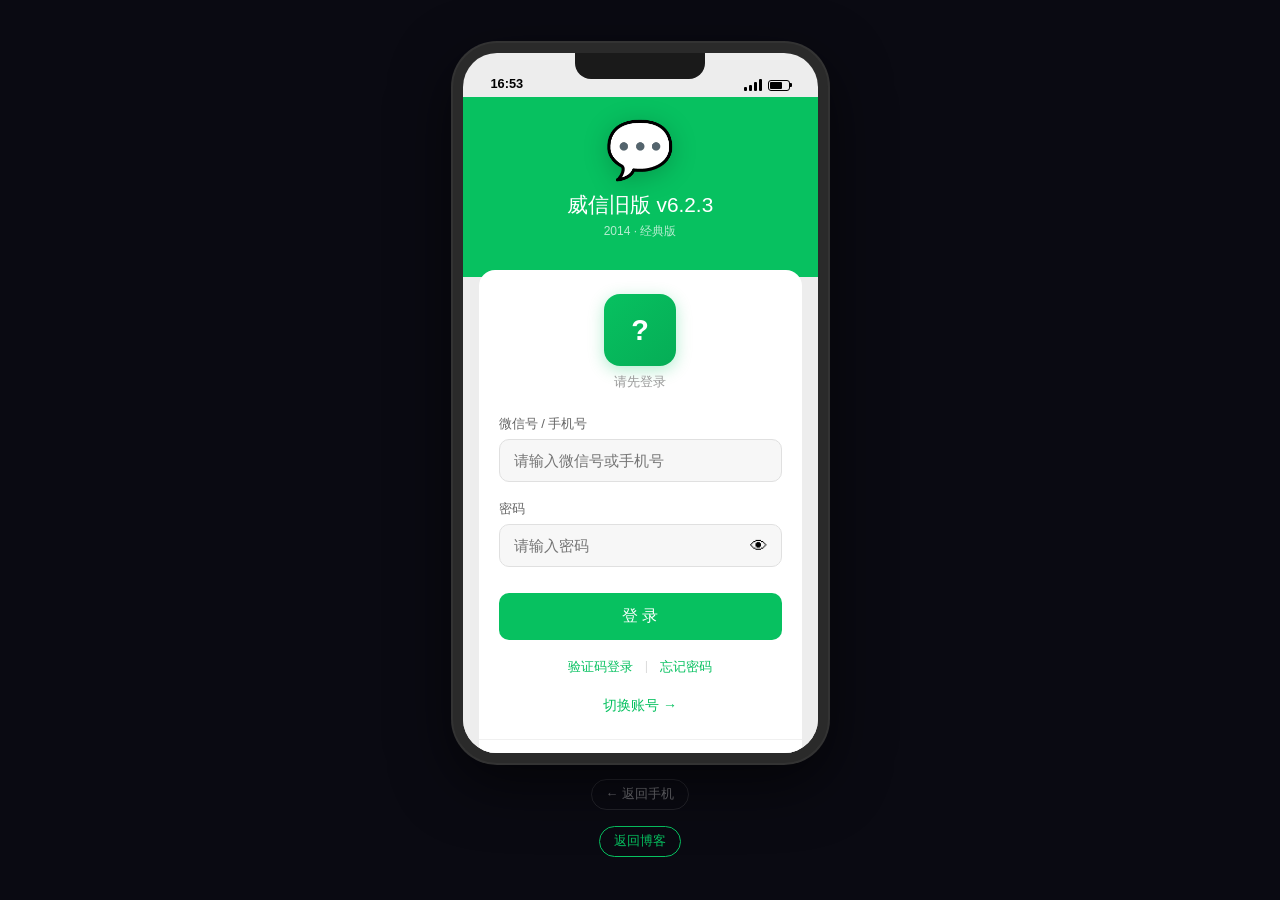
<file: wechat_login.html>
<!DOCTYPE html>
<html lang="zh-CN">
<head>
<meta charset="UTF-8">
<meta name="viewport" content="width=device-width, initial-scale=1.0">
<title>威信 - 登录</title>
<link rel="stylesheet" href="assets/css/wechat_login.css">
</head>
<body>

<div class="phone-wrapper">
  <div class="phone-frame">
    <div class="phone-notch"></div>
    <div class="phone-screen" id="screen">

      <!-- 状态栏 -->
      <div class="status-bar">
        <span class="time" id="status-time">02:19</span>
        <div class="status-icons">
          <span class="signal-bars"><i></i><i></i><i></i><i></i></span>
          <span class="battery"><div class="battery-level"></div><div class="battery-tip"></div></span>
        </div>
      </div>

      <!-- ===== 登录页 ===== -->
      <div class="login-page" id="login-page">
        <div class="wx-header">
          <div class="wx-logo">💬</div>
          <h2>威信旧版 v6.2.3</h2>
          <p class="wx-subtitle">2014 · 经典版</p>
        </div>

        <div class="login-form" id="login-form">
          <div class="avatar-preview" id="avatar-preview">
            <div class="avatar-circle">?</div>
            <div class="avatar-hint">请先登录</div>
          </div>

          <div class="input-group">
            <label>微信号 / 手机号</label>
            <input type="text" id="wx-account" placeholder="请输入微信号或手机号" autocomplete="off">
          </div>

          <div class="input-group">
            <label>密码</label>
            <div class="password-wrapper">
              <input type="password" id="wx-password" placeholder="请输入密码" autocomplete="off">
              <button class="toggle-pwd" id="toggle-pwd" type="button">👁</button>
            </div>
          </div>

          <button class="btn-login" id="btn-login" onclick="doLogin()">登 录</button>

          <div class="login-options">
            <a href="javascript:void(0)" onclick="showToast('验证码功能暂不可用')">验证码登录</a>
            <span>|</span>
            <a href="javascript:void(0)" onclick="forgotPassword()">忘记密码</a>
          </div>

          <div class="switch-account" onclick="showSwitchHint()">
            切换账号 →
          </div>
        </div>

        <div class="login-footer">
          <p>登录即代表同意《威信软件许可及服务协议》</p>
          <a href="phone.html" class="back-phone">← 返回手机</a>
        </div>
      </div>

      <!-- ===== 小夏微信（已登录） ===== -->
      <div class="wx-chat-page" id="xiaoxia-page" style="display:none;">
        <div class="chat-page-header">
          <button class="back-btn" onclick="showSwitchModal()">←</button>
          <div class="header-title">
            <div class="header-name">小夏</div>
            <div class="header-sub">微信号: xiaoxia_2001</div>
          </div>
          <div class="header-right" onclick="showSwitchModal()">⚙️</div>
        </div>

        <!-- 聊天列表 -->
        <div class="chat-list" id="xiaoxia-chat-list">
          <div class="chat-item" onclick="openChat('mom')">
            <div class="ci-avatar" style="background:#e8a87c;">妈</div>
            <div class="ci-info">
              <div class="ci-top">
                <span class="ci-name">妈妈</span>
                <span class="ci-time">01:45</span>
              </div>
              <div class="ci-preview">你接电话啊！你到底怎么了？</div>
            </div>
            <div class="ci-badge">3</div>
          </div>

          <div class="chat-item" onclick="openChat('aming')">
            <div class="ci-avatar" style="background:#4a9eff;">阿</div>
            <div class="ci-info">
              <div class="ci-top">
                <span class="ci-name">阿明</span>
                <span class="ci-time">00:30</span>
              </div>
              <div class="ci-preview">生日快乐啊🎂 看到消息回我</div>
            </div>
            <div class="ci-badge">1</div>
          </div>

          <div class="chat-item" onclick="openChat('family')">
            <div class="ci-avatar" style="background:#07c160;">👨‍👩‍👧</div>
            <div class="ci-info">
              <div class="ci-top">
                <span class="ci-name">一家人</span>
                <span class="ci-time">昨天</span>
              </div>
              <div class="ci-preview">妈妈：小夏，明天你生日想吃什么？</div>
            </div>
          </div>

          <div class="chat-item" onclick="openChat('work')">
            <div class="ci-avatar" style="background:#8e8e93;">💼</div>
            <div class="ci-info">
              <div class="ci-top">
                <span class="ci-name">工作群</span>
                <span class="ci-time">昨天</span>
              </div>
              <div class="ci-preview">老板：周一开会别迟到</div>
            </div>
          </div>

          <div class="chat-item hint-chat" onclick="openChat('unknown')">
            <div class="ci-avatar" style="background:#333;">?</div>
            <div class="ci-info">
              <div class="ci-top">
                <span class="ci-name" style="color:#ff4a4a;">未知联系人</span>
                <span class="ci-time" style="color:#ff4a4a;">刚刚</span>
              </div>
              <div class="ci-preview" style="color:#ff4a4a;font-style:italic;">我一直都在</div>
            </div>
            <div class="ci-badge" style="background:#ff4a4a;">!</div>
          </div>
        </div>

        <div class="wx-tabbar">
          <div class="tab active"><span>💬</span>微信</div>
          <div class="tab"><span>👥</span>通讯录</div>
          <div class="tab"><span>🔍</span>发现</div>
          <div class="tab" onclick="showSwitchModal()"><span>👤</span>我</div>
        </div>
      </div>

      <!-- ===== 聊天详情 ===== -->
      <div class="chat-detail" id="chat-detail" style="display:none;">
        <div class="chat-detail-header">
          <button class="back-btn" onclick="closeChat()">←</button>
          <div class="cd-title" id="cd-title"></div>
          <button class="more-btn">⋯</button>
        </div>
        <div class="chat-messages" id="chat-messages"></div>
        <div class="chat-input-bar">
          <button class="voice-btn">🎤</button>
          <input type="text" id="chat-input" placeholder="输入消息...">
          <button class="emoji-btn">😊</button>
          <button class="send-msg-btn" onclick="sendChatMsg()">发送</button>
        </div>
      </div>

      <!-- ===== 切换账号弹窗 ===== -->
      <div class="modal-overlay" id="switch-modal" style="display:none;">
        <div class="modal-box">
          <div class="modal-title">切换账号</div>
          <div class="modal-body">
            <p>检测到当前威信账号为 <strong>小夏 (xiaoxia_001)</strong></p>
            <p style="margin-top:10px;">但部分聊天记录属于另一个账号。</p>
            <p style="margin-top:10px;color:#ff4a4a;font-weight:600;">是否切换至 memory_00 的账号？</p>
            <div class="account-list">
              <div class="account-option current">
                <div class="acc-avatar" style="background:#07c160;">夏</div>
                <div class="acc-info">
                  <div class="acc-name">小夏 <span class="acc-tag">当前</span></div>
                  <div class="acc-id">xiaoxia_2001</div>
                </div>
              </div>
              <div class="account-option" onclick="switchToDad()">
                <div class="acc-avatar" style="background:#333;">📡</div>
                <div class="acc-info">
                  <div class="acc-name">memory_00 <span class="acc-tag" style="background:#ff4a4a;">需登录</span></div>
                  <div class="acc-id">memory_00@oldmail.com</div>
                </div>
                <div class="acc-arrow">→</div>
              </div>
            </div>
          </div>
          <div class="modal-actions">
            <button onclick="closeSwitchModal()">取消</button>
            <button class="primary" onclick="switchToDad()">切换</button>
          </div>
        </div>
      </div>

      <!-- ===== 密码错误弹窗 ===== -->
      <div class="modal-overlay" id="error-modal" style="display:none;">
        <div class="modal-box small">
          <div class="modal-body" style="padding:24px 16px;">
            <div style="font-size:2rem;margin-bottom:10px;">🔐</div>
            <p id="error-text" style="color:#333;">账号或密码错误</p>
          </div>
          <div class="modal-actions">
            <button class="primary" onclick="document.getElementById('error-modal').style.display='none'">知道了</button>
          </div>
        </div>
      </div>

    </div>
  </div>

  <a href="phone.html" class="back-link">← 返回手机</a>
  <a href="index.html" class="back-link blog-link">返回博客</a>
</div>

<div class="toast" id="toast"></div>

<script>
// ========== 时间 ==========
function updateTime() {
  const now = new Date();
  document.getElementById('status-time').textContent =
    String(now.getHours()).padStart(2,'0') + ':' + String(now.getMinutes()).padStart(2,'0');
}
updateTime();
setInterval(updateTime, 30000);

// ========== Toast ==========
function showToast(msg) {
  const t = document.getElementById('toast');
  t.textContent = msg;
  t.classList.add('show');
  setTimeout(() => t.classList.remove('show'), 2000);
}

// ========== 密码可见切换 ==========
document.getElementById('toggle-pwd').onclick = function() {
  const pwd = document.getElementById('wx-password');
  pwd.type = pwd.type === 'password' ? 'text' : 'password';
  this.textContent = pwd.type === 'password' ? '👁' : '🙈';
};

// ========== 登录逻辑 ==========
// 先登小夏账号（任意输入即可），然后发现需要切爸爸账号
let currentUser = null;

function doLogin() {
  const account = document.getElementById('wx-account').value.trim();
  const password = document.getElementById('wx-password').value;

  if (!account) { showToast('请输入微信号或手机号'); return; }
  if (!password) { showToast('请输入密码'); return; }

  const btn = document.getElementById('btn-login');
  btn.textContent = '登录中...';
  btn.disabled = true;

  setTimeout(() => {
    currentUser = 'xiaoxia';
    document.getElementById('login-page').style.display = 'none';
    document.getElementById('xiaoxia-page').style.display = 'flex';
    document.getElementById('xiaoxia-page').classList.add('slide-in');

    // 1.5秒后弹出提示：发现另一个账号的消息
    setTimeout(() => {
      showToast('💬 收到来自 memory_00 的消息记录');
    }, 1500);
    // 3秒后自动弹出切换提示
    setTimeout(() => {
      showSwitchModal();
    }, 3500);
  }, 1200);
}

function forgotPassword() {
  showToast('密码提示：信号满格的拼音全拼');
}

function showSwitchHint() {
  showToast('已有其他账号登录记录，点击头像可切换');
}

// ========== 切换到爸爸账号 ==========
function switchToDad() {
  closeSwitchModal();

  // 显示登录中
  const loading = document.createElement('div');
  loading.className = 'loading-overlay';
  loading.innerHTML = `
    <div class="loading-content">
      <div class="loading-spinner"></div>
      <div class="loading-text">正在登录 memory_00...</div>
      <div class="loading-sub">连接安全服务器 · 验证身份</div>
    </div>`;
  document.getElementById('screen').appendChild(loading);

  setTimeout(() => {
    loading.querySelector('.loading-text').textContent = '正在同步聊天记录...';
    loading.querySelector('.loading-sub').textContent = '12年前的记录正在加载';
  }, 1000);

  setTimeout(() => {
    loading.remove();
    // 跳转到 wechat.html（爸爸的威信）
    window.location.href = 'wechat.html';
  }, 2500);
}

function showSwitchModal() {
  document.getElementById('switch-modal').style.display = 'flex';
}
function closeSwitchModal() {
  document.getElementById('switch-modal').style.display = 'none';
}

// ========== 聊天数据 ==========
const chats = {
  mom: [
    { from: 'them', name: '妈妈', text: '小夏你接电话！', time: '01:30' },
    { from: 'them', name: '妈妈', text: '你是不是看到邮件了？', time: '01:32' },
    { from: 'them', name: '妈妈', text: '你别吓妈妈，回个消息', time: '01:45' },
    { from: 'me', text: '妈，我没事', time: '02:10' },
    { from: 'me', text: '邮件是真的。爸他...早就安排好了', time: '02:11' },
    { from: 'them', name: '妈妈', text: '我知道。', time: '02:12' },
    { from: 'them', name: '妈妈', text: '你爸走之前，把什么都弄好了。', time: '02:12' },
    { from: 'them', name: '妈妈', text: '他说等你25岁，让你自己去找。', time: '02:13' },
    { from: 'them', name: '妈妈', text: '邮箱里有他留给你的东西，威信也有。你慢慢看。', time: '02:14' },
    { from: 'them', name: '妈妈', text: '妈不拦你。但你要记住，你爸做的一切都是因为爱你。', time: '02:15' },
  ],
  aming: [
    { from: 'them', name: '阿明', text: '生日快乐啊！又老了一岁哈哈哈', time: '00:01' },
    { from: 'them', name: '阿明', text: '不对，你不是不过生日吗', time: '00:02' },
    { from: 'them', name: '阿明', text: '但我还是记得', time: '00:02' },
    { from: 'them', name: '阿明', text: '看到消息回我，你最近怎么样', time: '00:30' },
  ],
  family: [
    { from: 'them', name: '妈妈', text: '小夏，明天你生日想吃什么？妈给你做', time: '昨天 18:00' },
    { from: 'me', text: '不用了妈，我随便吃点就行', time: '昨天 18:30' },
    { from: 'them', name: '妈妈', text: '那怎么行，25岁生日呢', time: '昨天 18:31' },
    { from: 'me', text: '真的不用', time: '昨天 18:32' },
    { from: 'them', name: '妈妈', text: '好吧。但你要知道，你爸要是在，他肯定给你过', time: '昨天 18:35' },
    { from: 'me', text: '我知道', time: '昨天 18:40' },
  ],
  work: [
    { from: 'them', name: '老板', text: '周一开会别迟到，有重要的事', time: '昨天 17:00' },
    { from: 'me', text: '好的', time: '昨天 17:05' },
  ],
  unknown: [
    { from: 'system', text: '— 以下是来自已注销账号的消息 —' },
    { from: 'them', name: '未知', text: '小夏', time: '刚刚', avatar: '?' },
    { from: 'them', name: '未知', text: '爸爸学会用这个了', time: '刚刚', avatar: '?' },
    { from: 'me', text: '你是谁？', time: '刚刚' },
    { from: 'them', name: '未知', text: '信号满格。', time: '刚刚', avatar: '?' },
    { from: 'system', text: '— 该账号已注销，无法回复 —' },
  ]
};

let currentChat = null;

function openChat(key) {
  currentChat = key;
  const data = chats[key];
  const titles = { mom: '妈妈', aming: '阿明', family: '一家人', work: '工作群', unknown: '未知联系人' };
  document.getElementById('cd-title').textContent = titles[key];
  document.getElementById('xiaoxia-page').style.display = 'none';
  document.getElementById('chat-detail').style.display = 'flex';
  document.getElementById('chat-detail').classList.add('slide-in');

  const container = document.getElementById('chat-messages');
  container.innerHTML = data.map(msg => {
    if (msg.from === 'system') {
      return `<div class="sys-msg">${msg.text}</div>`;
    }
    if (msg.from === 'me') {
      return `<div class="msg-row me"><div class="msg-bubble me">${msg.text}</div></div>`;
    }
    const avatar = msg.avatar || msg.name[0];
    const color = key === 'mom' ? '#e8a87c' : key === 'aming' ? '#4a9eff' : key === 'unknown' ? '#333' : '#8e8e93';
    return `<div class="msg-row them">
      <div class="msg-avatar" style="background:${color}">${avatar}</div>
      <div>
        <div class="msg-name">${msg.name}</div>
        <div class="msg-bubble them">${msg.text}</div>
      </div>
    </div>`;
  }).join('');

  container.scrollTop = container.scrollHeight;
}

function closeChat() {
  document.getElementById('chat-detail').style.display = 'none';
  document.getElementById('xiaoxia-page').style.display = 'flex';
}

function sendChatMsg() {
  const input = document.getElementById('chat-input');
  const text = input.value.trim();
  if (!text || !currentChat) return;
  chats[currentChat].push({ from: 'me', text, time: '刚刚' });
  input.value = '';
  openChat(currentChat);

  // 未知联系人无法回复
  if (currentChat === 'unknown') {
    setTimeout(() => showToast('该账号已注销，消息发送失败'), 800);
  }
}

// 回车发送
document.getElementById('chat-input').addEventListener('keydown', e => {
  if (e.key === 'Enter') sendChatMsg();
});

// 背景点击关闭弹窗
document.getElementById('switch-modal').addEventListener('click', e => {
  if (e.target.id === 'switch-modal') closeSwitchModal();
});
</script>

</body>
</html>
</file>
<file: assets/css/archive.css>
/* archive.css - 加密存档 CRT终端风格 */
:root {
  --term-bg: #0a0e0a;
  --term-green: #00ff41;
  --term-green-dim: #008f20;
  --term-amber: #ffb000;
  --term-text: #c0ffc0;
  --term-dim: #408040;
  --term-border: #1a3a1a;
}
* { margin:0; padding:0; box-sizing:border-box; }
body {
  background:var(--term-bg); color:var(--term-green);
  font-family: "Courier New", "Consolas", "Monaco", monospace;
  min-height:100vh; overflow-x:hidden;
}

/* CRT scanline effect */
.crt-overlay {
  position:fixed; inset:0; pointer-events:none; z-index:1000;
  background: repeating-linear-gradient(
    0deg,
    rgba(0,0,0,.15) 0px,
    rgba(0,0,0,.15) 1px,
    transparent 1px,
    transparent 3px
  );
}
.crt-overlay::before {
  content:''; position:absolute; inset:0;
  background:radial-gradient(ellipse at center, transparent 60%, rgba(0,0,0,.4) 100%);
}
.crt-flicker {
  position:fixed; inset:0; pointer-events:none; z-index:999;
  background:rgba(0,255,65,.015);
  animation:flicker .15s infinite;
}
@keyframes flicker {
  0%{opacity:.97} 50%{opacity:1} 100%{opacity:.98}
}

/* Terminal window */
.terminal-window {
  max-width:900px; margin:40px auto; background:var(--term-bg);
  border:1px solid var(--term-border); border-radius:8px;
  box-shadow:0 0 40px rgba(0,255,65,.1), inset 0 0 60px rgba(0,255,65,.03);
  overflow:hidden; position:relative;
}
.terminal-window.dragging { box-shadow:0 8px 40px rgba(0,255,65,.2); }
.term-titlebar {
  background:#1a2a1a; padding:8px 16px; display:flex;
  align-items:center; gap:8px; cursor:move; user-select:none;
  border-bottom:1px solid var(--term-border);
}
.term-dots { display:flex; gap:6px; }
.term-dot {
  width:12px; height:12px; border-radius:50%;
}
.term-dot.red { background:#ff5f56; }
.term-dot.yellow { background:#ffbd2e; }
.term-dot.green { background:#27c93f; }
.term-title {
  flex:1; text-align:center; font-size:12px; color:var(--term-dim);
}
.term-body {
  padding:20px; min-height:500px; max-height:70vh; overflow-y:auto;
  font-size:14px; line-height:1.8;
}
.term-body::-webkit-scrollbar { width:8px; }
.term-body::-webkit-scrollbar-track { background:var(--term-bg); }
.term-body::-webkit-scrollbar-thumb { background:var(--term-green-dim); border-radius:4px; }

/* BIOS boot */
.bios-line {
  color:var(--term-text); white-space:pre-wrap; word-break:break-all;
  opacity:0; animation:lineIn .1s forwards;
}
.bios-line.green { color:var(--term-green); }
.bios-line.amber { color:var(--term-amber); }
.bios-line.dim { color:var(--term-dim); }
.bios-line.error { color:#ff4444; }
@keyframes lineIn { to{opacity:1} }
.cursor-blink::after {
  content:'█'; animation:cursorBlink 1s step-end infinite;
  color:var(--term-green);
}
@keyframes cursorBlink { 50%{opacity:0} }

/* Login form */
.login-screen { padding:40px 20px; text-align:center; }
.login-screen .system-title {
  font-size:18px; color:var(--term-amber); margin-bottom:8px;
}
.login-screen .system-subtitle {
  font-size:12px; color:var(--term-dim); margin-bottom:40px;
}
.login-screen .ascii-art {
  color:var(--term-green-dim); font-size:10px; line-height:1.2;
  margin-bottom:30px; white-space:pre;
}
.login-form { max-width:400px; margin:0 auto; text-align:left; }
.login-form .field {
  margin-bottom:20px;
}
.login-form label {
  display:block; font-size:13px; color:var(--term-dim); margin-bottom:6px;
}
.login-form input {
  width:100%; background:transparent; border:none; border-bottom:1px solid var(--term-green-dim);
  color:var(--term-green); font-family:inherit; font-size:16px; padding:8px 0;
  outline:none; letter-spacing:2px;
}
.login-form input:focus { border-bottom-color:var(--term-green); }
.login-form input::placeholder { color:var(--term-dim); }
.login-btn {
  display:block; width:100%; margin-top:20px;
  background:transparent; border:1px solid var(--term-green);
  color:var(--term-green); padding:10px; font-family:inherit;
  font-size:14px; cursor:pointer; letter-spacing:4px; transition:all .2s;
}
.login-btn:hover { background:var(--term-green); color:var(--term-bg); }
.login-hint {
  margin-top:16px; font-size:11px; color:var(--term-dim); text-align:center;
}
.lockout-msg {
  color:#ff4444; text-align:center; padding:20px; font-size:14px;
  display:none;
}
.lockout-msg.show { display:block; }
.lockout-timer { font-size:24px; color:var(--term-amber); }

/* File manager */
.file-manager { padding:10px 0; }
.prompt-line {
  display:flex; align-items:baseline; gap:6px; flex-wrap:wrap;
}
.prompt-symbol { color:var(--term-amber); }
.prompt-path { color:var(--term-green); }
.prompt-input {
  flex:1; background:transparent; border:none; color:var(--term-green);
  font-family:inherit; font-size:14px; outline:none; caret-color:var(--term-green);
}
.output-line { white-space:pre-wrap; word-break:break-all; }
.output-line.green { color:var(--term-green); }
.output-line.amber { color:var(--term-amber); }
.output-line.dim { color:var(--term-dim); }
.output-line.error { color:#ff4444; }
.output-line.cyan { color:#00dddd; }

/* File list */
.file-list { padding:8px 0; }
.file-item {
  display:flex; align-items:center; gap:10px; padding:4px 12px;
  cursor:pointer; transition:background .15s; border-radius:2px;
}
.file-item:hover { background:rgba(0,255,65,.08); }
.file-item .file-icon { color:var(--term-amber); }
.file-item .file-name { flex:1; }
.file-item .file-size { color:var(--term-dim); font-size:12px; }
.file-item .file-status {
  font-size:11px; color:var(--term-dim);
}
.file-item.viewed .file-status { color:var(--term-green); }

/* File content viewer */
.file-viewer {
  padding:10px 0; animation:fadeIn .3s;
}
@keyframes fadeIn { from{opacity:0} to{opacity:1} }
.file-header {
  color:var(--term-amber); border-bottom:1px solid var(--term-border);
  padding-bottom:8px; margin-bottom:16px;
}
.file-content-text {
  white-space:pre-wrap; line-height:2; color:var(--term-text);
}
.file-content-text .highlight { color:var(--term-amber); }
.file-content-text .emotion { color:var(--term-green); }
.file-back {
  margin-top:20px; color:var(--term-dim); cursor:pointer;
}
.file-back:hover { color:var(--term-green); }

/* Signal animation */
.signal-animation {
  padding:20px 0; text-align:center;
}
.signal-bars {
  display:inline-flex; align-items:flex-end; gap:6px; height:60px;
  margin:16px 0;
}
.signal-bars .bar {
  width:16px; background:var(--term-green-dim); border-radius:2px 2px 0 0;
  transition:background .3s, box-shadow .3s;
}
.signal-bars .bar.active {
  background:var(--term-green);
  box-shadow:0 0 10px var(--term-green);
}
.signal-label {
  font-size:18px; color:var(--term-green); margin-top:10px;
  letter-spacing:4px;
}

/* Final sequence */
.final-sequence {
  text-align:center; padding:40px 20px;
}
.final-sequence .final-signal {
  font-size:48px; margin-bottom:20px;
}
.final-sequence .final-text {
  font-size:20px; color:var(--term-amber); margin-bottom:16px;
  line-height:2; letter-spacing:2px;
}
.final-sequence .final-sub {
  font-size:14px; color:var(--term-dim); margin-bottom:30px;
}
.final-sequence .signal-full {
  display:inline-flex; gap:4px; margin:20px 0;
}
.final-sequence .signal-full span {
  width:12px; background:var(--term-green); border-radius:2px;
  box-shadow:0 0 8px var(--term-green);
  animation:finalBar .8s ease-out forwards;
  opacity:0;
}
.final-sequence .signal-full span:nth-child(1){height:15px;animation-delay:.1s}
.final-sequence .signal-full span:nth-child(2){height:25px;animation-delay:.2s}
.final-sequence .signal-full span:nth-child(3){height:35px;animation-delay:.3s}
.final-sequence .signal-full span:nth-child(4){height:45px;animation-delay:.4s}
.final-sequence .signal-full span:nth-child(5){height:60px;animation-delay:.5s}
@keyframes finalBar {
  0%{opacity:0;transform:scaleY(0)}
  100%{opacity:1;transform:scaleY(1)}
}
.reconnect-btn {
  display:inline-block; margin-top:20px;
  background:transparent; border:1px solid var(--term-green);
  color:var(--term-green); padding:10px 30px; font-family:inherit;
  font-size:13px; cursor:pointer; letter-spacing:2px; transition:all .2s;
}
.reconnect-btn:hover { background:var(--term-green); color:var(--term-bg); }

/* Birthday animation */
.birthday-overlay {
  position:fixed; inset:0; z-index:500; background:rgba(0,0,0,.8);
  display:none; align-items:center; justify-content:center; flex-direction:column;
}
.birthday-overlay.show { display:flex; }
.birthday-overlay .cake { font-size:80px; margin-bottom:20px; animation:bounce 1s infinite; }
@keyframes bounce { 0%,100%{transform:translateY(0)} 50%{transform:translateY(-20px)} }
.birthday-overlay .wish {
  font-size:24px; color:var(--term-amber); text-align:center; line-height:2;
}
.birthday-overlay .sub-wish {
  font-size:14px; color:var(--term-green); margin-top:16px;
}
.birthday-overlay .close-wish {
  margin-top:30px; background:transparent; border:1px solid var(--term-green);
  color:var(--term-green); padding:8px 24px; font-family:inherit; cursor:pointer;
}

/* Help text */
.help-table { width:100%; border-collapse:collapse; margin:8px 0; }
.help-table td { padding:4px 12px; }
.help-table .cmd { color:var(--term-amber); }
.help-table .desc { color:var(--term-dim); }
</file>
<file: assets/css/email.css>
/* email.css - 安全邮箱 清爽蓝白 */
:root {
  --blue: #1a73e8;
  --blue-light: #e8f0fe;
  --blue-hover: #d2e3fc;
  --bg: #f6f8fc;
  --sidebar-bg: #f0f4f9;
  --surface: #fff;
  --text: #202124;
  --text-dim: #5f6368;
  --border: #dadce0;
  --hover: #f1f3f4;
  --red: #d93025;
  --yellow: #f9ab00;
  --green: #1e8e3e;
}
* { margin:0; padding:0; box-sizing:border-box; }
body {
  font-family: -apple-system, "PingFang SC", "Roboto", "Microsoft YaHei", sans-serif;
  background:var(--bg); color:var(--text); height:100vh; overflow:hidden;
}

/* Top bar */
.email-topbar {
  display:flex; align-items:center; padding:8px 16px; gap:12px;
  background:var(--surface); border-bottom:1px solid var(--border); height:56px;
}
.menu-btn {
  background:none; border:none; font-size:20px; cursor:pointer;
  color:var(--text-dim); padding:8px; border-radius:50%;
}
.menu-btn:hover { background:var(--hover); }
.email-logo { font-size:20px; font-weight:500; color:var(--text); }
.email-logo .logo-blue { color:var(--blue); }
.email-logo .logo-red { color:var(--red); }
.email-logo .logo-yellow { color:var(--yellow); }
.email-logo .logo-green { color:var(--green); }
.top-search {
  flex:1; max-width:600px; display:flex; align-items:center;
  background:var(--bg); border-radius:8px; padding:0 12px; height:40px;
}
.top-search input {
  flex:1; border:none; background:transparent; outline:none; font-size:14px;
}
.top-search .search-icon { color:var(--text-dim); margin-right:8px; }
.top-actions { display:flex; gap:4px; }
.top-actions button {
  background:none; border:none; padding:8px; border-radius:50%;
  cursor:pointer; color:var(--text-dim); font-size:18px;
}
.top-actions button:hover { background:var(--hover); }

/* Main layout */
.email-body {
  display:flex; height:calc(100vh - 56px);
}

/* Folder sidebar */
.folder-sidebar {
  width:240px; background:var(--sidebar-bg); padding:12px 8px;
  overflow-y:auto; flex-shrink:0;
}
.compose-btn {
  display:flex; align-items:center; gap:10px; background:var(--surface);
  border:none; padding:14px 20px; border-radius:16px; font-size:14px;
  font-weight:500; cursor:pointer; box-shadow:0 1px 3px rgba(0,0,0,.12);
  margin-bottom:16px; width:100%; transition:box-shadow .2s;
}
.compose-btn:hover { box-shadow:0 2px 8px rgba(0,0,0,.18); }
.compose-btn .plus { font-size:20px; color:var(--text-dim); }

.folder-list { list-style:none; }
.folder-item {
  display:flex; align-items:center; gap:12px; padding:8px 16px;
  border-radius:0 20px 20px 0; cursor:pointer; font-size:14px;
  color:var(--text); transition:background .15s; margin-bottom:2px;
}
.folder-item:hover { background:var(--hover); }
.folder-item.active {
  background:var(--blue-light); color:var(--blue); font-weight:600;
}
.folder-item .folder-icon { font-size:18px; width:20px; text-align:center; }
.folder-item .folder-name { flex:1; }
.folder-item .unread-count {
  background:var(--blue); color:#fff; font-size:11px; padding:1px 7px;
  border-radius:10px; font-weight:600;
}
.folder-item.active .unread-count { background:var(--blue); }

.storage-info {
  margin-top:20px; padding:12px 16px; font-size:11px; color:var(--text-dim);
}
.storage-bar {
  height:4px; background:var(--border); border-radius:2px; margin-top:6px;
  overflow:hidden;
}
.storage-bar .used {
  height:100%; background:linear-gradient(90deg,var(--blue),var(--green));
  border-radius:2px; width:23%; transition:width .5s;
}

/* Email list */
.email-list-panel {
  width:360px; border-right:1px solid var(--border);
  display:flex; flex-direction:column; background:var(--surface); flex-shrink:0;
}
.list-header {
  padding:8px 16px; border-bottom:1px solid var(--border);
  display:flex; align-items:center; gap:8px; font-size:12px; color:var(--text-dim);
}
.list-header select {
  border:none; background:transparent; font-size:12px; color:var(--text-dim);
  cursor:pointer; outline:none;
}
.list-header .refresh-btn {
  margin-left:auto; background:none; border:none; cursor:pointer;
  font-size:16px; color:var(--text-dim); padding:4px;
}
.list-header .refresh-btn:hover { color:var(--blue); }
.list-header .refresh-btn.spinning { animation:spin 1s linear; }
@keyframes spin { to{transform:rotate(360deg)} }

.email-list { flex:1; overflow-y:auto; }
.email-list::-webkit-scrollbar { width:6px; }
.email-list::-webkit-scrollbar-thumb { background:#ccc; border-radius:3px; }

.email-item {
  display:flex; gap:10px; padding:10px 16px; border-bottom:1px solid #f0f0f0;
  cursor:pointer; transition:background .1s; position:relative;
}
.email-item:hover { background:var(--hover); }
.email-item.unread { background:#f8faff; font-weight:600; }
.email-item.unread::before {
  content:''; position:absolute; left:0; top:0; bottom:0; width:3px;
  background:var(--blue);
}
.email-item.selected { background:var(--blue-light); }
.email-item .star {
  color:var(--border); cursor:pointer; font-size:18px;
  transition:color .15s; flex-shrink:0; margin-top:2px;
}
.email-item .star.starred { color:var(--yellow); }
.email-item .important-tag {
  color:var(--border); cursor:pointer; font-size:14px; flex-shrink:0; margin-top:4px;
}
.email-item .important-tag.marked { color:var(--red); }
.email-item .email-info { flex:1; min-width:0; }
.email-item .sender-row {
  display:flex; justify-content:space-between; align-items:center;
}
.email-item .sender { font-size:14px; white-space:nowrap; overflow:hidden; text-overflow:ellipsis; }
.email-item .time { font-size:11px; color:var(--text-dim); flex-shrink:0; font-weight:400; }
.email-item.unread .time { color:var(--blue); font-weight:600; }
.email-item .subject {
  font-size:13px; margin:2px 0; white-space:nowrap; overflow:hidden; text-overflow:ellipsis;
}
.email-item .preview {
  font-size:12px; color:var(--text-dim); font-weight:400;
  white-space:nowrap; overflow:hidden; text-overflow:ellipsis;
}
.email-item .checkbox {
  width:16px; height:16px; cursor:pointer; margin-top:4px;
}
.email-item.deleting { animation:slideOut .3s forwards; }
@keyframes slideOut {
  to{ transform:translateX(100%); opacity:0; height:0; padding:0; margin:0; }
}

.list-pagination {
  padding:8px 16px; border-top:1px solid var(--border);
  display:flex; justify-content:space-between; align-items:center;
  font-size:12px; color:var(--text-dim);
}
.list-pagination button {
  background:none; border:1px solid var(--border); padding:4px 10px;
  border-radius:4px; cursor:pointer; font-size:12px;
}
.list-pagination button:hover { border-color:var(--blue); color:var(--blue); }

/* Email content */
.email-content-panel {
  flex:1; display:flex; flex-direction:column; background:var(--surface);
  overflow:hidden;
}
.email-view {
  flex:1; overflow-y:auto; padding:24px 40px;
}
.email-view::-webkit-scrollbar { width:8px; }
.email-view::-webkit-scrollbar-thumb { background:#ccc; border-radius:4px; }

.email-empty {
  display:flex; flex-direction:column; align-items:center; justify-content:center;
  height:100%; color:var(--text-dim);
}
.email-empty .icon { font-size:64px; margin-bottom:16px; opacity:.3; }

.email-detail-header {
  padding-bottom:16px; border-bottom:1px solid var(--border); margin-bottom:20px;
}
.email-detail-header .detail-subject {
  font-size:22px; font-weight:500; margin-bottom:12px;
}
.email-detail-header .detail-meta {
  display:flex; align-items:center; gap:12px;
}
.detail-avatar {
  width:40px; height:40px; border-radius:50%; display:flex; align-items:center;
  justify-content:center; color:#fff; font-weight:600; font-size:16px; flex-shrink:0;
}
.detail-meta-info { flex:1; }
.detail-meta-info .detail-sender { font-size:14px; font-weight:600; }
.detail-meta-info .detail-sender .sender-email { font-weight:400; color:var(--text-dim); font-size:12px; }
.detail-meta-info .detail-recipients { font-size:12px; color:var(--text-dim); }
.detail-time { font-size:12px; color:var(--text-dim); }
.detail-actions { display:flex; gap:4px; }
.detail-actions button {
  background:none; border:none; padding:6px; border-radius:50%;
  cursor:pointer; color:var(--text-dim); font-size:16px;
}
.detail-actions button:hover { background:var(--hover); color:var(--blue); }

.email-body { font-size:14px; line-height:2; white-space:pre-wrap; }
.email-body .letter {
  background:var(--bg); padding:24px; border-radius:12px;
  border-left:4px solid var(--blue); margin:16px 0;
  font-family: "Georgia", "SimSun", serif;
}
.email-body .letter .greeting { font-size:16px; margin-bottom:1em; }
.email-body .letter .closing { margin-top:2em; text-align:right; color:var(--text-dim); }
.email-body .hand-drawn-map {
  margin:20px 0; text-align:center;
}
.email-body .hand-drawn-map .map-placeholder {
  display:inline-block; background:#fef9e7; border:2px dashed var(--yellow);
  padding:40px; border-radius:12px; font-size:14px; color:var(--text-dim);
  max-width:100%;
}

/* Attachments */
.attachment-section { margin-top:20px; padding-top:16px; border-top:1px solid var(--border); }
.attachment-section h4 { font-size:13px; margin-bottom:8px; color:var(--text-dim); }
.attachment-item {
  display:inline-flex; align-items:center; gap:8px; padding:8px 16px;
  background:var(--bg); border-radius:8px; font-size:13px; margin:4px;
  cursor:pointer; transition:background .15s;
}
.attachment-item:hover { background:var(--blue-hover); }
.attachment-item .att-icon { font-size:20px; }
.attachment-item .download-icon { color:var(--blue); margin-left:8px; }
.decode-attachment-btn {
  display:inline-block; margin-top:8px; background:var(--blue); color:#fff;
  border:none; padding:8px 20px; border-radius:8px; cursor:pointer; font-size:13px;
}
.decode-attachment-btn:hover { background:#1557b0; }
.decoded-content {
  display:none; margin-top:12px; padding:16px; background:#e8f5e9;
  border-radius:8px; border-left:4px solid var(--green); font-size:14px;
  line-height:1.8;
}
.decoded-content.show { display:block; animation:fadeIn .3s; }
@keyframes fadeIn { from{opacity:0} to{opacity:1} }

.show-images-btn {
  display:inline-block; margin:12px 0; background:var(--yellow); color:#fff;
  border:none; padding:8px 20px; border-radius:8px; cursor:pointer; font-size:13px;
}
.hidden-images { display:none; margin:12px 0; }
.hidden-images.show { display:block; }
.hidden-images .img-placeholder {
  background:linear-gradient(135deg,#fef9e7,#fff3cd); border:2px dashed #ffc107;
  border-radius:12px; padding:30px; text-align:center; color:#8d6e00; font-size:13px;
  max-width:500px; margin:0 auto;
}

/* Compose modal */
.compose-modal {
  position:fixed; bottom:20px; right:20px; width:540px; height:500px;
  background:var(--surface); border-radius:12px 12px 0 0;
  box-shadow:0 -4px 30px rgba(0,0,0,.2); z-index:200;
  display:none; flex-direction:column;
}
.compose-modal.show { display:flex; animation:slideUp .3s ease-out; }
@keyframes slideUp { from{transform:translateY(100%)} to{transform:translateY(0)} }
.compose-header {
  background:var(--blue); color:#fff; padding:10px 16px;
  display:flex; justify-content:space-between; align-items:center;
  border-radius:12px 12px 0 0;
}
.compose-header h3 { font-size:14px; font-weight:500; }
.compose-header .compose-actions { display:flex; gap:8px; }
.compose-header .compose-actions button {
  background:none; border:none; color:#fff; cursor:pointer; font-size:16px;
}
.compose-fields { padding:12px 16px; border-bottom:1px solid var(--border); }
.compose-fields input {
  width:100%; border:none; outline:none; font-size:13px; padding:6px 0;
  border-bottom:1px solid transparent;
}
.compose-fields input:focus { border-bottom-color:var(--blue); }
.compose-body {
  flex:1; padding:12px 16px;
}
.compose-body textarea {
  width:100%; height:100%; border:none; outline:none; font-size:14px;
  font-family:inherit; resize:none;
}
.compose-footer {
  padding:10px 16px; border-top:1px solid var(--border);
  display:flex; align-items:center; gap:8px;
}
.compose-footer .send-email-btn {
  background:var(--blue); color:#fff; border:none; padding:8px 24px;
  border-radius:20px; cursor:pointer; font-size:14px;
}
.compose-footer .send-email-btn:hover { background:#1557b0; }
.compose-footer .compose-tools {
  display:flex; gap:4px; margin-left:auto;
}
.compose-footer .compose-tools button {
  background:none; border:none; font-size:18px; cursor:pointer;
  color:var(--text-dim); padding:4px;
}

/* Autocomplete */
.autocomplete-list {
  position:absolute; background:#fff; border:1px solid var(--border);
  border-radius:8px; box-shadow:0 4px 16px rgba(0,0,0,.1); z-index:100;
  max-height:200px; overflow-y:auto; display:none; min-width:200px;
}
.autocomplete-list.show { display:block; }
.autocomplete-list .ac-item {
  padding:8px 16px; cursor:pointer; font-size:13px;
}
.autocomplete-list .ac-item:hover { background:var(--hover); }

/* Back to top */
.email-back-top {
  position:fixed; bottom:20px; left:50%; transform:translateX(-50%);
  width:40px; height:40px; background:var(--surface); border:1px solid var(--border);
  border-radius:50%; cursor:pointer; font-size:18px; display:flex;
  align-items:center; justify-content:center; box-shadow:0 2px 8px rgba(0,0,0,.1);
  opacity:0; pointer-events:none; transition:opacity .3s; z-index:100;
}
.email-back-top.show { opacity:1; pointer-events:auto; }

/* No selection state */
.no-selection {
  flex:1; display:flex; flex-direction:column; align-items:center;
  justify-content:center; color:var(--text-dim); background:var(--bg);
}
.no-selection .big-icon { font-size:80px; opacity:.2; margin-bottom:16px; }

/* ========== 新增：邮件标签 ========== */
.email-tags { display:inline-flex; gap:4px; margin-left:8px; }
.email-tag {
  font-size:10px; padding:1px 6px; border-radius:3px; font-weight:600;
}
.tag-medical { background:#fce8e6; color:#c5221f; }
.tag-insurance { background:#feefc3; color:#b06000; }
.tag-clue { background:#e8f0fe; color:#1a73e8; }
.tag-family { background:#f3e8fd; color:#8430ce; }
.tag-system { background:#f1f3f4; color:#5f6368; }

/* ========== 新增：文档样式邮件 ========== */
.email-doc {
  background:#fafafa; border:1px solid #e0e0e0; border-radius:8px;
  padding:20px; margin:12px 0; font-size:14px; line-height:1.8;
}
.doc-header { text-align:center; margin-bottom:16px; padding-bottom:12px; border-bottom:2px solid #1a73e8; }
.doc-logo { font-size:2rem; }
.doc-title { font-size:1.2rem; font-weight:700; color:#1a73e8; }
.doc-sub { font-size:0.8rem; color:#999; }
.doc-alert {
  background:#fce8e6; border-left:4px solid #c5221f; padding:12px 16px;
  border-radius:4px; margin:12px 0; font-size:13px; color:#c5221f;
}
.doc-table { margin:12px 0; }
.doc-row {
  display:flex; padding:8px 0; border-bottom:1px solid #eee; font-size:13px;
}
.doc-row .label { width:100px; color:#666; flex-shrink:0; }
.doc-row.highlight { background:#e6f4ea; margin:4px -8px; padding:8px; border-radius:4px; }
.doc-row.highlight .value { color:#1e8e3e; font-weight:700; font-size:1.1rem; }

/* ========== 新增：体检报告 ========== */
.medical-report {
  background:#fff; border:1px solid #ddd; border-radius:6px;
  padding:16px; margin-top:12px; font-size:12px; font-family:monospace;
  animation:fadeIn .4s ease;
}
.mr-header {
  text-align:center; border-bottom:2px solid #c5221f; padding-bottom:8px; margin-bottom:8px;
}
.mr-hospital { font-size:14px; font-weight:700; color:#c5221f; }
.mr-id { font-size:10px; color:#999; }
.mr-row { display:flex; padding:4px 0; border-bottom:1px dashed #eee; }
.mr-label { width:120px; color:#666; flex-shrink:0; }
.mr-row.abnormal { color:#c5221f; font-weight:600; }
.mr-warn { color:#c5221f; }
.mr-section { font-weight:700; margin-top:8px; padding:4px 0; color:#333; border-top:1px solid #ccc; }
.mr-stamp {
  margin-top:12px; text-align:right; color:#c5221f; font-style:italic;
  opacity:0.7;
}

/* ========== 新增：动画增强 ========== */
.email-item {
  animation:emailSlideIn .3s ease forwards;
  opacity:0;
}
.email-item:nth-child(1) { animation-delay:.05s; }
.email-item:nth-child(2) { animation-delay:.1s; }
.email-item:nth-child(3) { animation-delay:.15s; }
.email-item:nth-child(4) { animation-delay:.2s; }
.email-item:nth-child(5) { animation-delay:.25s; }
@keyframes emailSlideIn {
  from { opacity:0; transform:translateX(-10px); }
  to { opacity:1; transform:translateX(0); }
}
.email-view { animation:fadeIn .3s ease; }
@keyframes fadeIn { from{opacity:0} to{opacity:1} }

.refresh-btn.spinning { animation:spin .8s linear; }
@keyframes spin { to { transform:rotate(360deg); } }

.email-body a { color:#1a73e8; }
.email-body p { margin-bottom:10px; }
</file>
<file: assets/css/forum.css>
/* forum.css - 天芽论坛 怀旧米色主题 */
:root {
  --bg: #f0ebe0;
  --bg2: #e8e0d0;
  --surface: #faf7f0;
  --text: #2c2416;
  --text-dim: #8a7d6b;
  --accent: #b85c38;
  --accent2: #8b4522;
  --border: #d4c9b5;
  --card: #fdfaf3;
  --link: #2b6cb0;
  --old-link: #6b3fa0;
}
* { margin:0; padding:0; box-sizing:border-box; }
body {
  font-family: "SimSun", "宋体", "Songti SC", serif;
  background: var(--bg);
  color: var(--text);
  line-height: 1.8;
  font-size: 14px;
}
a { color: var(--link); text-decoration: none; }
a:visited { color: var(--old-link); }
a:hover { text-decoration: underline; color: var(--accent); }

/* Top bar */
.top-bar {
  background: linear-gradient(180deg, #4a7c9b, #2c5f7c);
  color: #fff; padding: 6px 20px; font-size: 12px;
  display:flex; justify-content:space-between; align-items:center;
}
.top-bar a { color:#cce0f0; }
.top-bar .clock { font-family:monospace; }
.top-bar .nav-links a { margin:0 8px; color:#cce0f0; }

/* Header */
.forum-header {
  background: var(--surface);
  border-bottom: 2px solid var(--accent);
  padding: 12px 20px;
  display:flex; align-items:center; justify-content:space-between;
}
.forum-logo {
  font-size: 28px; font-weight: bold; color: var(--accent);
  font-family: "SimHei","黑体",sans-serif;
  text-shadow: 1px 1px 0 rgba(0,0,0,.1);
}
.forum-logo .small { font-size:12px; color:var(--text-dim); font-weight:normal; margin-left:8px; }
.header-search { display:flex; gap:4px; }
.header-search input {
  border:1px solid var(--border); padding:4px 8px; font-size:12px;
  font-family:inherit; width:200px; border-radius:2px;
}
.header-search button {
  background:var(--accent); color:#fff; border:none; padding:4px 12px;
  font-size:12px; cursor:pointer; font-family:inherit; border-radius:2px;
}

/* Forum nav */
.forum-nav {
  background: var(--bg2); border-bottom:1px solid var(--border);
  padding: 6px 20px; font-size:13px;
}
.forum-nav a { margin-right:16px; color:var(--text); }
.forum-nav a:hover { color:var(--accent); }

/* Breadcrumb */
.breadcrumb {
  padding: 8px 20px; font-size:12px; color:var(--text-dim);
  background:var(--surface); border-bottom:1px solid var(--border);
}
.breadcrumb a { color:var(--link); }

/* Main layout */
.forum-container {
  max-width: 960px; margin: 16px auto; padding: 0 16px;
  display:grid; grid-template-columns:1fr 200px; gap:16px;
}
@media(max-width:768px){ .forum-container{grid-template-columns:1fr;} }

/* Thread */
.thread-container { background:var(--card); border:1px solid var(--border); border-radius:4px; }
.thread-title-bar {
  background: linear-gradient(180deg, #f5efe0, #ebe3d0);
  padding: 10px 16px; border-bottom:1px solid var(--border);
  display:flex; justify-content:space-between; align-items:center;
}
.thread-title-bar h1 { font-size:18px; font-family:"SimHei","黑体",sans-serif; color:var(--text); }
.thread-title-bar .actions { display:flex; gap:6px; }
.thread-title-bar .actions button {
  background:var(--surface); border:1px solid var(--border); padding:2px 8px;
  font-size:11px; cursor:pointer; font-family:inherit; border-radius:2px;
}
.thread-title-bar .actions button:hover { border-color:var(--accent); }

/* Post */
.post-row {
  display:grid; grid-template-columns:120px 1fr; border-bottom:1px solid var(--border);
  min-height:120px;
}
.post-sidebar {
  background:var(--bg2); border-right:1px solid var(--border);
  padding:12px 8px; text-align:center;
}
.post-sidebar .avatar {
  width:64px; height:64px; margin:0 auto 6px; border-radius:4px;
  background:var(--accent); display:flex; align-items:center; justify-content:center;
  font-size:28px; color:#fff; cursor:pointer; transition:transform .3s;
  position:relative;
}
.post-sidebar .avatar:hover { transform:scale(1.05); }
.post-sidebar .avatar.hand-drawn {
  background:transparent; border:2px dashed var(--accent);
  font-size:0;
}
.post-sidebar .avatar.hand-drawn::after {
  content:'☺'; font-size:40px; color:var(--accent);
}
.post-sidebar .username { font-weight:bold; font-size:13px; color:var(--accent2); }
.post-sidebar .user-title { font-size:11px; color:var(--text-dim); margin-top:2px; }
.post-sidebar .post-count { font-size:11px; color:var(--text-dim); margin-top:4px; }
.post-sidebar .signature {
  font-size:11px; color:var(--text-dim); margin-top:8px;
  border-top:1px dashed var(--border); padding-top:6px; font-style:italic;
}
.post-main { padding:12px 16px; }
.post-meta-row {
  display:flex; justify-content:space-between; font-size:11px;
  color:var(--text-dim); margin-bottom:8px;
}
.post-floor { font-weight:bold; color:var(--accent); }
.post-body { font-size:14px; line-height:2; }
.post-body .keyword {
  border-bottom:1px dashed var(--accent); cursor:help; position:relative;
}
.post-body .tooltip-box {
  display:none; position:absolute; bottom:100%; left:0;
  background:var(--text); color:var(--surface); padding:4px 10px;
  border-radius:4px; font-size:12px; white-space:nowrap; z-index:100;
}
.post-body .keyword:hover .tooltip-box { display:block; }
.post-body .b64-block {
  background:var(--bg2); padding:8px; border:1px dashed var(--border);
  font-family:monospace; font-size:12px; word-break:break-all; margin:8px 0;
  border-radius:3px;
}
.decode-btn {
  background:var(--accent); color:#fff; border:none; padding:3px 10px;
  font-size:11px; cursor:pointer; font-family:inherit; border-radius:3px; margin-left:8px;
}
.decode-btn:hover { background:var(--accent2); }
.decoded-result {
  background:#e8f5e9; border:1px solid #a5d6a7; padding:8px;
  margin:8px 0; border-radius:3px; color:#2e7d32; display:none;
}
.decoded-result.show { display:block; animation:fadeIn .3s; }
@keyframes fadeIn { from{opacity:0} to{opacity:1} }
.post-body .mojibake {
  color:var(--text-dim); font-style:italic;
}
.post-body .highlight-reply { color:var(--accent); font-weight:bold; }

/* Post actions */
.post-actions {
  margin-top:10px; padding-top:8px; border-top:1px dashed var(--border);
  display:flex; gap:12px; font-size:12px;
}
.post-actions button {
  background:none; border:none; color:var(--text-dim); cursor:pointer;
  font-family:inherit; font-size:12px; padding:2px 6px; border-radius:2px;
  transition:all .2s;
}
.post-actions button:hover { color:var(--accent); background:var(--bg2); }
.post-actions .vote-btn { display:flex; align-items:center; gap:3px; }
.post-actions .vote-btn .count { font-family:monospace; }
.post-actions .vote-btn.upvoted { color:var(--accent); }

/* Reply box */
.reply-area {
  padding:16px; background:var(--surface);
}
.reply-area textarea {
  width:100%; min-height:80px; border:1px solid var(--border);
  padding:8px; font-family:inherit; font-size:13px; resize:vertical;
  border-radius:3px; background:#fff;
}
.reply-area textarea:focus { outline:none; border-color:var(--accent); }
.reply-controls {
  display:flex; justify-content:space-between; align-items:center; margin-top:8px;
}
.reply-controls .left { display:flex; gap:6px; align-items:center; }
.emoji-btn {
  background:var(--bg2); border:1px solid var(--border); width:28px; height:28px;
  border-radius:3px; cursor:pointer; font-size:14px;
}
.emoji-panel {
  display:none; position:absolute; background:#fff; border:1px solid var(--border);
  padding:8px; border-radius:4px; box-shadow:0 4px 12px rgba(0,0,0,.15);
  z-index:200; flex-wrap:wrap; gap:4px; width:200px;
}
.emoji-panel.show { display:flex; }
.emoji-panel span {
  cursor:pointer; font-size:18px; padding:3px; border-radius:3px;
}
.emoji-panel span:hover { background:var(--bg2); }
.font-size-toggle { display:flex; gap:2px; }
.font-size-toggle button {
  background:var(--bg2); border:1px solid var(--border); padding:2px 8px;
  font-family:inherit; cursor:pointer; font-size:11px; border-radius:2px;
}
.font-size-toggle button.active { background:var(--accent); color:#fff; border-color:var(--accent); }
.submit-reply {
  background:var(--accent); color:#fff; border:none; padding:6px 20px;
  font-size:13px; cursor:pointer; font-family:inherit; border-radius:3px;
}
.submit-reply:hover { background:var(--accent2); }
.hidden-link {
  display:none; margin-top:8px; padding:8px; background:#fff3cd;
  border:1px solid #ffc107; border-radius:3px;
}
.hidden-link.show { display:block; }

/* Pagination */
.pagination {
  text-align:center; padding:16px; font-size:13px;
}
.pagination a, .pagination span {
  display:inline-block; padding:4px 10px; margin:0 2px;
  border:1px solid var(--border); border-radius:2px;
}
.pagination a:hover { border-color:var(--accent); text-decoration:none; }
.pagination .current { background:var(--accent); color:#fff; border-color:var(--accent); }
.pagination .disabled { color:var(--text-dim); }

/* Sidebar */
.sidebar-panel {
  background:var(--card); border:1px solid var(--border); border-radius:4px;
  margin-bottom:12px;
}
.sidebar-panel h3 {
  background:linear-gradient(180deg,#f5efe0,#ebe3d0);
  padding:6px 12px; font-size:13px; font-family:"SimHei","黑体",sans-serif;
  border-bottom:1px solid var(--border);
}
.sidebar-panel .content { padding:10px 12px; font-size:12px; }

.online-users .user-item {
  display:flex; align-items:center; gap:6px; padding:3px 0;
  cursor:pointer; transition:background .2s; border-radius:2px; padding:3px 4px;
}
.online-users .user-item:hover { background:var(--bg2); }
.online-users .user-item .dot {
  width:6px; height:6px; border-radius:50%; background:#4caf50;
}
.online-users .user-item.memory .dot { background:var(--accent); animation:pulse 2s infinite; }
@keyframes pulse { 0%,100%{opacity:1} 50%{opacity:.3} }
.online-users .user-item.memory .uname { color:var(--accent); font-weight:bold; }
.online-users .user-item .uname { font-size:12px; }

.related-threads li {
  list-style:none; padding:4px 0; border-bottom:1px dashed var(--border);
}
.related-threads li:last-child { border-bottom:none; }
.related-threads a { font-size:12px; }

.forum-stats { font-size:11px; color:var(--text-dim); line-height:2; }

/* User info card popup */
.user-card-popup {
  display:none; position:fixed; background:var(--card); border:1px solid var(--accent);
  border-radius:6px; padding:12px; z-index:500; box-shadow:0 4px 20px rgba(0,0,0,.2);
  width:200px; font-size:12px;
}
.user-card-popup.show { display:block; animation:fadeIn .2s; }
.user-card-popup .close-card {
  position:absolute; top:4px; right:8px; cursor:pointer; color:var(--text-dim);
}

/* Context menu */
.context-menu {
  display:none; position:fixed; background:var(--card); border:1px solid var(--border);
  border-radius:4px; box-shadow:0 4px 12px rgba(0,0,0,.15); z-index:600;
  min-width:120px;
}
.context-menu.show { display:block; }
.context-menu .menu-item {
  padding:6px 16px; font-size:12px; cursor:pointer;
}
.context-menu .menu-item:hover { background:var(--bg2); color:var(--accent); }
.context-menu .menu-item.danger:hover { color:#c00; }
.context-menu .divider { border-top:1px solid var(--border); margin:2px 0; }

/* Back to top */
#back-to-top {
  position:fixed; bottom:20px; right:20px; width:36px; height:36px;
  background:var(--accent); color:#fff; border:none; border-radius:50%;
  cursor:pointer; font-size:16px; opacity:0; pointer-events:none;
  transition:opacity .3s; z-index:400;
}

/* Footer */
.forum-footer {
  text-align:center; padding:20px; font-size:11px; color:var(--text-dim);
  border-top:1px solid var(--border); margin-top:20px;
}

/* Font size classes */
.post-body.font-small { font-size:12px; }
.post-body.font-medium { font-size:14px; }
.post-body.font-large { font-size:16px; }
</file>
<file: assets/css/map.css>
/* map.css - 高嘚地图 现代蓝色系 */
:root {
  --bg: #e8eef5;
  --surface: #fff;
  --text: #1a1a2e;
  --text-dim: #667;
  --accent: #2b7de9;
  --accent2: #1a5bb8;
  --border: #d0d8e8;
  --map-bg: #c8d8c0;
  --road: #fff;
  --road2: #ffe0a0;
  --water: #a8c8e8;
  --green: #b8d8a8;
}
* { margin:0; padding:0; box-sizing:border-box; }
body {
  font-family: -apple-system, "PingFang SC", "Microsoft YaHei", sans-serif;
  background:var(--bg); color:var(--text); overflow:hidden; height:100vh;
}

/* Top bar */
.map-topbar {
  position:absolute; top:0; left:0; right:0; z-index:100;
  display:flex; align-items:center; padding:10px 16px; gap:12px;
  background:rgba(255,255,255,.92); backdrop-filter:blur(8px);
  border-bottom:1px solid var(--border);
}
.map-logo { font-size:20px; font-weight:700; color:var(--accent); white-space:nowrap; }
.map-logo .de { color:var(--text-dim); font-weight:400; font-size:14px; }
.search-box {
  flex:1; max-width:480px; position:relative;
}
.search-box input {
  width:100%; padding:8px 40px 8px 36px; border:1px solid var(--border);
  border-radius:20px; font-size:14px; outline:none; transition:border-color .2s;
  background:#fff;
}
.search-box input:focus { border-color:var(--accent); box-shadow:0 0 0 3px rgba(43,125,233,.1); }
.search-box .search-icon {
  position:absolute; left:12px; top:50%; transform:translateY(-50%); color:var(--text-dim);
}
.search-suggestions {
  position:absolute; top:100%; left:0; right:0; background:#fff;
  border:1px solid var(--border); border-radius:8px; margin-top:4px;
  box-shadow:0 4px 16px rgba(0,0,0,.1); display:none; z-index:200; overflow:hidden;
}
.search-suggestions.show { display:block; }
.search-suggestions .item {
  padding:8px 16px; cursor:pointer; font-size:13px; border-bottom:1px solid #f0f0f0;
}
.search-suggestions .item:hover { background:#f0f6ff; }
.search-suggestions .item:last-child { border-bottom:none; }
.search-history {
  padding:8px 16px; font-size:11px; color:var(--text-dim); border-top:1px solid #f0f0f0;
}
.search-history .history-tag {
  display:inline-block; background:#f0f0f0; padding:2px 8px; border-radius:10px;
  margin:2px; cursor:pointer; font-size:11px;
}
.search-history .history-tag:hover { background:var(--accent); color:#fff; }
.search-history .clear-history { float:right; cursor:pointer; color:var(--accent); }

.map-actions { display:flex; flex-direction:column; gap:8px; align-items:flex-end; }

/* 模式工具栏 */
.mode-toolbar {
  display:flex; gap:4px;
  background:#fff; border:1px solid var(--border); border-radius:10px;
  padding:4px; box-shadow:0 2px 8px rgba(0,0,0,.08);
}
.mode-btn {
  display:flex; flex-direction:column; align-items:center; gap:2px;
  background:transparent; border:none; padding:6px 10px;
  border-radius:8px; cursor:pointer; font-size:10px; color:var(--text-dim);
  transition:all .2s; min-width:52px;
}
.mode-btn .mode-icon { font-size:16px; transition:transform .2s; }
.mode-btn:hover { background:#f0f6ff; color:var(--accent); }
.mode-btn:hover .mode-icon { transform:scale(1.15); }
.mode-btn.active {
  background:var(--accent); color:#fff;
  box-shadow:0 2px 8px rgba(43,125,233,.35);
}
.mode-btn.active .mode-icon { animation:modePop .3s ease; }
.mode-btn.danger.active {
  background:#e74c3c; box-shadow:0 2px 8px rgba(231,76,60,.35);
}
.mode-divider { width:1px; background:var(--border); margin:4px 2px; }
.mode-toolbar .back-link {
  display:flex; align-items:center; justify-content:center;
  font-size:16px; padding:6px 8px; text-decoration:none;
  color:var(--text-dim); border-radius:8px; transition:all .2s;
}
.mode-toolbar .back-link:hover { background:#f0f6ff; }
@keyframes modePop { 0%{transform:scale(.7)} 50%{transform:scale(1.25)} 100%{transform:scale(1)} }

/* 模式状态指示器 */
.mode-status {
  display:flex; align-items:center; gap:6px;
  background:rgba(255,255,255,.95); backdrop-filter:blur(8px);
  padding:6px 14px; border-radius:20px;
  font-size:12px; color:var(--text-dim);
  box-shadow:0 2px 8px rgba(0,0,0,.08);
  border:1px solid var(--border);
}
.mode-status-dot {
  width:8px; height:8px; border-radius:50%; background:var(--accent);
  animation:dotPulse 1.5s infinite;
}
.mode-status.measure .mode-status-dot { background:#f39c12; }
.mode-status.mark .mode-status-dot { background:#27ae60; }
.mode-status.delete .mode-status-dot { background:#e74c3c; animation:none; }
.mode-status.measure #mode-status-text { color:#f39c12; }
.mode-status.mark #mode-status-text { color:#27ae60; }
.mode-status.delete #mode-status-text { color:#e74c3c; }
@keyframes dotPulse { 0%,100%{opacity:1} 50%{opacity:.4} }

/* 删除模式标记样式 */
.map-marker.deletable { cursor:not-allowed; }
.map-marker.deletable .marker-pin {
  animation:deleteWobble .5s infinite;
  filter:drop-shadow(0 0 6px rgba(231,76,60,.6));
}
@keyframes deleteWobble {
  0%,100%{transform:rotate(-3deg)}
  50%{transform:rotate(3deg)}
}
.map-marker.user-marker .marker-pin { --accent:#4a9eff; }

/* 地图 Toast */
.map-toast {
  position:fixed; bottom:30px; left:50%; transform:translateX(-50%) translateY(20px);
  background:rgba(26,26,46,.92); color:#fff; padding:10px 24px;
  border-radius:20px; font-size:13px; z-index:9999;
  opacity:0; pointer-events:none; transition:all .3s;
  backdrop-filter:blur(8px);
}
.map-toast.show { opacity:1; transform:translateX(-50%) translateY(0); }

/* Map area */
.map-area {
  position:absolute; inset:0; overflow:hidden; cursor:grab;
  background:var(--map-bg);
}
.map-area:active { cursor:grabbing; }
.map-canvas {
  position:absolute; width:4000px; height:4000px; left:50%; top:50%;
  transform:translate(-50%,-50%); transition:transform .1s;
  transform-origin:center center;
}
.map-layer { position:absolute; inset:0; }

/* Map features - drawn with CSS */
.map-roads { position:absolute; inset:0; }
.road {
  position:absolute; background:var(--road); border-radius:2px;
}
.road.highway { background:var(--road2); height:12px; }
.road.street { height:6px; }
.road.lane { height:3px; background:#e8e0d0; }
.water { position:absolute; background:var(--water); border-radius:50%; }
.green-area { position:absolute; background:var(--green); border-radius:8px; }
.building { position:absolute; background:#d8d0c8; border:1px solid #c0b8a8; border-radius:2px; }

/* Satellite view */
.satellite-layer {
  position:absolute; inset:0; opacity:0; transition:opacity .4s;
  background:
    repeating-linear-gradient(0deg, transparent, transparent 40px, rgba(0,0,0,.03) 40px, rgba(0,0,0,.03) 41px),
    repeating-linear-gradient(90deg, transparent, transparent 40px, rgba(0,0,0,.03) 40px, rgba(0,0,0,.03) 41px),
    linear-gradient(135deg, #5a7a4a 0%, #4a6a3a 25%, #6a8a5a 50%, #5a7a4a 75%, #4a6a3a 100%);
}
.map-area.satellite .satellite-layer { opacity:1; }
.map-area.satellite .map-roads { opacity:.3; }

/* Markers */
.map-marker {
  position:absolute; transform:translate(-50%,-100%); cursor:pointer; z-index:50;
  transition:transform .2s;
}
.map-marker:hover { transform:translate(-50%,-100%) scale(1.15); z-index:60; }
.marker-pin {
  width:32px; height:40px; position:relative;
}
.marker-pin::before {
  content:''; position:absolute; inset:0;
  background:var(--accent); border-radius:50% 50% 50% 0;
  transform:rotate(-45deg); box-shadow:0 2px 8px rgba(0,0,0,.3);
}
.marker-pin::after {
  content:attr(data-icon); position:absolute; top:6px; left:50%;
  transform:translateX(-50%); font-size:14px; z-index:1;
}
.map-marker.main .marker-pin::before {
  background:#e85d3a; width:40px; height:50px;
  animation:bouncePin 1s ease-in-out infinite;
}
.map-marker.main .marker-pin { width:40px; height:50px; }
.map-marker.main .marker-pin::after { top:8px; font-size:18px; }
@keyframes bouncePin {
  0%,100%{ transform:rotate(-45deg) translateY(0); }
  50%{ transform:rotate(-45deg) translateY(-6px); }
}
.marker-label {
  position:absolute; top:100%; left:50%; transform:translateX(-50%);
  background:#fff; padding:2px 8px; border-radius:4px; font-size:11px;
  white-space:nowrap; box-shadow:0 1px 4px rgba(0,0,0,.15); margin-top:4px;
  font-weight:500;
}
.map-marker.dropping { animation:dropPin .6s ease-out; }
@keyframes dropPin {
  0%{ transform:translate(-50%,-300%) scale(2); opacity:0; }
  70%{ transform:translate(-50%,-100%) scale(1.1); }
  100%{ transform:translate(-50%,-100%) scale(1); opacity:1; }
}

/* Info window */
.info-window {
  position:absolute; z-index:80; background:#fff; border-radius:12px;
  box-shadow:0 4px 24px rgba(0,0,0,.2); padding:0; width:260px;
  transform:translate(-50%,-110%); display:none; overflow:hidden;
}
.info-window.show { display:block; animation:popIn .25s ease-out; }
@keyframes popIn { 0%{transform:translate(-50%,-110%) scale(.8);opacity:0} 100%{transform:translate(-50%,-110%) scale(1);opacity:1} }
.info-window .iw-header {
  background:linear-gradient(135deg,var(--accent),var(--accent2));
  color:#fff; padding:12px 16px;
}
.info-window .iw-header h3 { font-size:14px; }
.info-window .iw-header .iw-sub { font-size:11px; opacity:.85; margin-top:2px; }
.info-window .iw-body { padding:12px 16px; font-size:12px; line-height:1.8; }
.info-window .iw-body .row { display:flex; gap:6px; }
.info-window .iw-body .label { color:var(--text-dim); white-space:nowrap; }
.info-window .iw-close {
  position:absolute; top:8px; right:10px; cursor:pointer; color:#fff;
  font-size:16px; opacity:.8;
}
.info-window .iw-close:hover { opacity:1; }
.info-window .iw-action {
  display:block; text-align:center; padding:8px; background:#f5f8ff;
  color:var(--accent); font-size:12px; cursor:pointer; border-top:1px solid #eee;
}
.info-window .iw-action:hover { background:#e8f0fe; }

/* Signal coverage circle */
.signal-coverage {
  position:absolute; border:2px solid rgba(43,125,233,.5);
  border-radius:50%; pointer-events:none; z-index:40;
  background:radial-gradient(circle, rgba(43,125,233,.1) 0%, rgba(43,125,233,.03) 70%, transparent 100%);
  transform:translate(-50%,-50%); opacity:0;
}
.signal-coverage.show {
  animation:coverageExpand 1.5s ease-out forwards;
}
@keyframes coverageExpand {
  0%{ width:0; height:0; opacity:0; }
  50%{ opacity:1; }
  100%{ opacity:.8; }
}
.signal-ring {
  position:absolute; border:1px solid rgba(43,125,233,.3);
  border-radius:50%; pointer-events:none; z-index:39;
  transform:translate(-50%,-50%);
  animation:ringPulse 3s ease-out infinite;
}
@keyframes ringPulse {
  0%{ width:0; height:0; opacity:.8; }
  100%{ width:inherit; height:inherit; opacity:0; }
}

/* Controls */
.map-controls {
  position:absolute; right:16px; top:80px; z-index:90;
  display:flex; flex-direction:column; gap:2px;
}
.map-controls .ctrl-btn {
  width:36px; height:36px; background:#fff; border:1px solid var(--border);
  cursor:pointer; font-size:18px; display:flex; align-items:center; justify-content:center;
  transition:all .15s;
}
.map-controls .ctrl-btn:first-child { border-radius:6px 6px 0 0; }
.map-controls .ctrl-btn:last-child { border-radius:0 0 6px 6px; }
.map-controls .ctrl-btn:hover { background:#f0f6ff; color:var(--accent); }
.zoom-level {
  text-align:center; font-size:10px; color:var(--text-dim); padding:2px;
  background:#fff; border:1px solid var(--border); border-top:none;
}

/* Scale bar */
.scale-bar {
  position:absolute; bottom:20px; left:20px; z-index:90;
  background:rgba(255,255,255,.9); padding:4px 8px; border-radius:4px;
  font-size:10px; color:var(--text-dim); display:flex; align-items:center; gap:4px;
}
.scale-bar .bar { height:4px; background:var(--text); border-top:1px solid var(--text); border-bottom:1px solid var(--text); }

/* Coordinate display */
.coord-display {
  position:absolute; bottom:20px; left:50%; transform:translateX(-50%); z-index:90;
  background:rgba(0,0,0,.7); color:#fff; padding:4px 12px; border-radius:4px;
  font-size:11px; font-family:monospace;
}

/* Mini map */
.mini-map {
  position:absolute; bottom:20px; right:20px; z-index:90;
  width:140px; height:100px; background:var(--map-bg);
  border:2px solid #fff; border-radius:6px; overflow:hidden;
  box-shadow:0 2px 8px rgba(0,0,0,.2);
}
.mini-map .viewport {
  position:absolute; border:2px solid var(--accent); background:rgba(43,125,233,.1);
  transition:all .1s;
}
.mini-map .mini-marker {
  position:absolute; width:6px; height:6px; background:var(--accent);
  border-radius:50%; transform:translate(-50%,-50%);
}

/* Measure tool */
.measure-info {
  position:absolute; top:70px; left:50%; transform:translateX(-50%); z-index:90;
  background:#fff; padding:8px 16px; border-radius:8px; box-shadow:0 2px 12px rgba(0,0,0,.15);
  font-size:12px; display:none;
}
.measure-info.show { display:block; }
.measure-line {
  position:absolute; background:var(--accent); height:2px; z-index:45;
  transform-origin:0 50%; pointer-events:none;
}
.measure-point {
  position:absolute; width:10px; height:10px; background:var(--accent);
  border:2px solid #fff; border-radius:50%; z-index:46; transform:translate(-50%,-50%);
}

/* Context menu */
.context-menu {
  position:fixed; background:#fff; border:1px solid var(--border);
  border-radius:8px; box-shadow:0 4px 16px rgba(0,0,0,.15); z-index:200;
  min-width:160px; display:none; overflow:hidden;
}
.context-menu.show { display:block; }
.context-menu .menu-item {
  padding:8px 16px; font-size:13px; cursor:pointer;
}
.context-menu .menu-item:hover { background:#f0f6ff; color:var(--accent); }
.context-menu .divider { border-top:1px solid var(--border); }

/* Street view modal */
.street-modal {
  position:fixed; inset:0; z-index:500; background:rgba(0,0,0,.85);
  display:none; align-items:center; justify-content:center; flex-direction:column;
}
.street-modal.show { display:flex; }
.street-view {
  width:90vw; max-width:900px; height:60vh; max-height:600px;
  background:linear-gradient(180deg,#d4e8f0 0%,#c8d8e8 40%,#b8c8d0 60%,#a0b0b8 100%);
  border-radius:12px; position:relative; overflow:hidden;
}
.street-view .corridor {
  position:absolute; inset:0;
  background:
    linear-gradient(90deg, rgba(0,0,0,.3) 0%, transparent 15%, transparent 85%, rgba(0,0,0,.3) 100%),
    repeating-linear-gradient(90deg, transparent, transparent 80px, rgba(0,0,0,.05) 80px, rgba(0,0,0,.05) 82px);
}
.street-view .door {
  position:absolute; left:50%; top:50%; transform:translate(-50%,-50%);
  width:120px; height:180px; background:#5a4a3a; border-radius:8px 8px 0 0;
  display:flex; align-items:center; justify-content:center; flex-direction:column;
  box-shadow:0 0 30px rgba(0,0,0,.3);
}
.street-view .door .sign {
  background:#fff; padding:6px 16px; border-radius:4px; font-size:14px;
  font-weight:bold; color:#c00; text-align:center; line-height:1.4;
}
.street-view .door .sign small { font-size:11px; color:#666; font-weight:normal; }
.street-view .floor {
  position:absolute; bottom:0; left:0; right:0; height:30%;
  background:linear-gradient(180deg, transparent, rgba(0,0,0,.1));
}
.street-nav {
  display:flex; gap:12px; margin-top:16px;
}
.street-nav button {
  background:rgba(255,255,255,.2); border:1px solid rgba(255,255,255,.3);
  color:#fff; padding:8px 20px; border-radius:8px; cursor:pointer; font-size:14px;
}
.street-nav button:hover { background:rgba(255,255,255,.3); }
.street-close {
  position:absolute; top:20px; right:30px; color:#fff; font-size:28px;
  cursor:pointer;
}
.street-caption {
  color:rgba(255,255,255,.7); font-size:13px; margin-top:12px; text-align:center;
}

/* Fullscreen */
.map-area.fullscreen { position:fixed; inset:0; z-index:300; }
</file>
<file: assets/css/phone.css>
/* phone.css - 手机主屏幕 */
* { margin: 0; padding: 0; box-sizing: border-box; }

body {
  font-family: -apple-system, "PingFang SC", "Microsoft YaHei", sans-serif;
  background: #0a0a12;
  min-height: 100vh;
  display: flex;
  align-items: center;
  justify-content: center;
  overflow: hidden;
}

.phone-wrapper {
  position: relative;
  display: flex;
  flex-direction: column;
  align-items: center;
  gap: 1rem;
}

.phone-frame {
  width: 375px;
  height: 760px;
  background: #1a1a1a;
  border-radius: 48px;
  border: 10px solid #2a2a2a;
  position: relative;
  overflow: hidden;
  box-shadow:
    0 0 0 2px #333,
    0 20px 60px rgba(0,0,0,0.6),
    inset 0 0 2px rgba(255,255,255,0.05);
}

.phone-notch {
  position: absolute;
  top: 0;
  left: 50%;
  transform: translateX(-50%);
  width: 140px;
  height: 28px;
  background: #1a1a1a;
  border-radius: 0 0 18px 18px;
  z-index: 100;
}

.phone-screen {
  width: 100%;
  height: 100%;
  position: relative;
  overflow: hidden;
  --screen-bg: linear-gradient(160deg, #1a1a3e 0%, #0d0d1a 40%, #1a0a2e 100%);
  background: var(--screen-bg);
}

/* ========== 状态栏 ========== */
.status-bar {
  height: 44px;
  display: flex;
  align-items: flex-end;
  justify-content: space-between;
  padding: 0 28px 6px;
  font-size: 0.82rem;
  font-weight: 600;
  color: #fff;
  position: relative;
  z-index: 50;
}
.status-icons { display: flex; gap: 6px; align-items: center; }

.signal-bars { display: flex; gap: 2px; align-items: flex-end; height: 12px; }
.signal-bars i {
  width: 3px;
  background: #fff;
  border-radius: 1px;
}
.signal-bars i:nth-child(1) { height: 4px; }
.signal-bars i:nth-child(2) { height: 6px; }
.signal-bars i:nth-child(3) { height: 9px; }
.signal-bars i:nth-child(4) { height: 12px; }

.battery {
  width: 24px;
  height: 12px;
  border: 1.5px solid #fff;
  border-radius: 3px;
  position: relative;
  padding: 1px;
}
.battery-level {
  width: 75%;
  height: 100%;
  background: #fff;
  border-radius: 1px;
}
.battery-tip {
  position: absolute;
  right: -4px;
  top: 50%;
  transform: translateY(-50%);
  width: 2px;
  height: 5px;
  background: #fff;
  border-radius: 0 1px 1px 0;
}

/* ========== 锁屏 ========== */
.lock-screen {
  position: absolute;
  inset: 0;
  z-index: 40;
  display: flex;
  flex-direction: column;
  align-items: center;
  padding-top: 70px;
  background: linear-gradient(180deg, rgba(10,10,20,0.3) 0%, rgba(10,10,20,0.7) 100%);
  cursor: grab;
  transition: transform 0.3s ease, opacity 0.3s ease;
  user-select: none;
}
.lock-screen:active { cursor: grabbing; }

.lock-date {
  color: rgba(255,255,255,0.8);
  font-size: 1rem;
  margin-bottom: 4px;
  text-shadow: 0 1px 4px rgba(0,0,0,0.5);
}
.lock-clock {
  color: #fff;
  font-size: 4.5rem;
  font-weight: 200;
  letter-spacing: -2px;
  text-shadow: 0 2px 10px rgba(0,0,0,0.4);
}

.lock-hint {
  position: absolute;
  bottom: 120px;
  color: rgba(255,255,255,0.6);
  font-size: 0.85rem;
  display: flex;
  flex-direction: column;
  align-items: center;
  gap: 8px;
  animation: floatHint 2s ease-in-out infinite;
}
.lock-hint .fingerprint { font-size: 1.5rem; }
@keyframes floatHint {
  0%, 100% { transform: translateY(0); }
  50% { transform: translateY(-8px); }
}

.lock-notification {
  position: absolute;
  bottom: 20px;
  left: 12px;
  right: 12px;
  background: rgba(50,50,60,0.85);
  backdrop-filter: blur(20px);
  border-radius: 16px;
  padding: 12px 14px;
  display: flex;
  align-items: center;
  gap: 10px;
  cursor: pointer;
  transition: transform 0.2s, background 0.2s;
}
.lock-notification:hover {
  transform: translateY(-2px);
  background: rgba(60,60,70,0.9);
}
.lock-notification .ln-icon {
  width: 36px;
  height: 36px;
  background: #007aff;
  border-radius: 8px;
  display: flex;
  align-items: center;
  justify-content: center;
  font-size: 1.1rem;
}
.lock-notification .ln-content { flex: 1; min-width: 0; }
.lock-notification .ln-title { font-size: 0.8rem; font-weight: 600; color: #fff; }
.lock-notification .ln-body {
  font-size: 0.75rem;
  color: rgba(255,255,255,0.7);
  white-space: nowrap;
  overflow: hidden;
  text-overflow: ellipsis;
}
.lock-notification .ln-time { font-size: 0.7rem; color: rgba(255,255,255,0.5); }

/* ========== 主屏幕 ========== */
.home-screen {
  position: absolute;
  inset: 0;
  padding: 50px 16px 90px;
  display: none;
}
.home-screen.show { animation: homeIn 0.4s ease; }
@keyframes homeIn {
  from { opacity: 0; transform: scale(1.1); }
  to { opacity: 1; transform: scale(1); }
}

.spotlight {
  background: rgba(255,255,255,0.15);
  backdrop-filter: blur(10px);
  border-radius: 12px;
  padding: 8px 14px;
  margin: 8px 20px 20px;
  display: flex;
  align-items: center;
  gap: 8px;
  color: rgba(255,255,255,0.5);
  font-size: 0.9rem;
}

.app-grid {
  display: grid;
  grid-template-columns: repeat(4, 1fr);
  gap: 24px 8px;
  padding: 0 8px;
}

.app-icon {
  display: flex;
  flex-direction: column;
  align-items: center;
  gap: 5px;
  cursor: pointer;
  position: relative;
  transition: transform 0.15s;
}
.app-icon:active { transform: scale(0.85); }
.app-icon .icon-img {
  width: 58px;
  height: 58px;
  border-radius: 14px;
  display: flex;
  align-items: center;
  justify-content: center;
  font-size: 1.7rem;
  box-shadow: 0 2px 8px rgba(0,0,0,0.3);
  transition: box-shadow 0.2s;
}
.app-icon:hover .icon-img { box-shadow: 0 4px 16px rgba(0,0,0,0.4); }
.app-icon .app-label {
  font-size: 0.68rem;
  color: rgba(255,255,255,0.9);
  text-shadow: 0 1px 3px rgba(0,0,0,0.5);
}

.icon-wechat { background: linear-gradient(135deg, #07c160, #06ad56); }
.icon-mail { background: linear-gradient(135deg, #007aff, #0056b3); }
.icon-map { background: linear-gradient(135deg, #ff9500, #e67e00); }
.icon-browser { background: linear-gradient(135deg, #5ac8fa, #007aff); }
.icon-phone { background: linear-gradient(135deg, #34c759, #28a745); }
.icon-msg { background: linear-gradient(135deg, #07c160, #06ad56); }
.icon-photos { background: linear-gradient(135deg, #ff6b6b, #feca57, #48dbfb, #ff9ff3); }
.icon-notes { background: linear-gradient(135deg, #ffcc00, #ffb800); }
.icon-settings { background: linear-gradient(135deg, #8e8e93, #636366); }
.icon-weather { background: linear-gradient(135deg, #5ac8fa, #007aff); }
.icon-clock { background: linear-gradient(135deg, #1c1c1e, #2c2c2e); border: 1px solid #48484a; }
.icon-archive { background: linear-gradient(135deg, #af52de, #5856d6); }

.app-badge {
  position: absolute;
  top: -4px;
  right: 10px;
  background: #ff3b30;
  color: #fff;
  font-size: 0.68rem;
  font-weight: 700;
  min-width: 20px;
  height: 20px;
  border-radius: 10px;
  display: flex;
  align-items: center;
  justify-content: center;
  padding: 0 5px;
  border: 2px solid #1a1a1a;
  animation: badgePulse 2s infinite;
}
@keyframes badgePulse {
  0%, 100% { transform: scale(1); }
  50% { transform: scale(1.1); }
}

.page-dots {
  position: absolute;
  bottom: 95px;
  left: 50%;
  transform: translateX(-50%);
  display: flex;
  gap: 6px;
}
.page-dots .dot {
  width: 6px;
  height: 6px;
  border-radius: 50%;
  background: rgba(255,255,255,0.4);
}
.page-dots .dot.active { background: #fff; }

/* Dock */
.dock {
  position: absolute;
  bottom: 14px;
  left: 12px;
  right: 12px;
  background: rgba(255,255,255,0.12);
  backdrop-filter: blur(25px);
  border-radius: 30px;
  padding: 10px 16px;
  display: flex;
  justify-content: space-around;
}
.dock .app-icon { margin: 0; }
.dock .app-icon .icon-img { width: 50px; height: 50px; font-size: 1.4rem; }
.dock .app-label { display: none; }

/* ========== 通知横幅 ========== */
.notifications {
  position: absolute;
  top: 50px;
  left: 0;
  right: 0;
  z-index: 60;
  pointer-events: none;
}
.notification-banner {
  margin: 6px 12px;
  background: rgba(50,50,60,0.92);
  backdrop-filter: blur(20px);
  border-radius: 14px;
  padding: 10px 14px;
  display: flex;
  align-items: center;
  gap: 10px;
  pointer-events: all;
  cursor: pointer;
  animation: notifSlide 0.4s ease;
  transition: opacity 0.3s, transform 0.3s;
}
@keyframes notifSlide {
  from { transform: translateY(-100%); opacity: 0; }
  to { transform: translateY(0); opacity: 1; }
}
.notification-banner .notif-icon {
  width: 34px;
  height: 34px;
  border-radius: 8px;
  display: flex;
  align-items: center;
  justify-content: center;
  font-size: 1rem;
  color: #fff;
  flex-shrink: 0;
}
.notification-banner .notif-content { flex: 1; min-width: 0; }
.notification-banner .notif-title { font-size: 0.78rem; font-weight: 600; color: #fff; }
.notification-banner .notif-body {
  font-size: 0.72rem;
  color: rgba(255,255,255,0.65);
  white-space: nowrap;
  overflow: hidden;
  text-overflow: ellipsis;
}
.notification-banner .notif-time { font-size: 0.68rem; color: rgba(255,255,255,0.4); }

/* App 打开过渡 */
.app-transition {
  position: absolute;
  inset: 0;
  background: #fff;
  opacity: 0;
  z-index: 200;
  pointer-events: none;
  transition: opacity 0.3s, transform 0.3s;
  transform: scale(0.8);
  border-radius: 20px;
}

/* 返回博客 */
.back-to-blog {
  color: rgba(255,255,255,0.5);
  font-size: 0.85rem;
  text-decoration: none;
  padding: 8px 16px;
  border: 1px solid rgba(255,255,255,0.15);
  border-radius: 20px;
  transition: all 0.2s;
}
.back-to-blog:hover {
  color: #fff;
  border-color: rgba(255,255,255,0.4);
  background: rgba(255,255,255,0.05);
}

/* Toast */
.toast {
  position: fixed;
  bottom: 40px;
  left: 50%;
  transform: translateX(-50%) translateY(20px);
  background: rgba(40,40,50,0.95);
  color: #fff;
  padding: 10px 20px;
  border-radius: 20px;
  font-size: 0.85rem;
  opacity: 0;
  pointer-events: none;
  transition: all 0.3s;
  z-index: 9999;
  backdrop-filter: blur(10px);
}
.toast.show {
  opacity: 1;
  transform: translateX(-50%) translateY(0);
}

/* 备忘录弹窗 */
.notes-modal {
  position: fixed;
  inset: 0;
  background: rgba(0,0,0,0.6);
  display: none;
  align-items: center;
  justify-content: center;
  z-index: 9998;
  backdrop-filter: blur(5px);
}
.notes-modal.show { display: flex; }
.notes-content {
  background: #1c1c1e;
  border-radius: 16px;
  width: 340px;
  max-height: 500px;
  overflow: hidden;
  animation: modalIn 0.3s ease;
}
@keyframes modalIn {
  from { transform: scale(0.9); opacity: 0; }
  to { transform: scale(1); opacity: 1; }
}
.notes-header {
  display: flex;
  justify-content: space-between;
  align-items: center;
  padding: 16px;
  border-bottom: 1px solid #2c2c2e;
  color: #fff;
  font-weight: 600;
}
.notes-header button {
  background: none;
  border: none;
  color: #999;
  font-size: 1.1rem;
  cursor: pointer;
}
.notes-body { padding: 12px; }
.note-item {
  background: #2c2c2e;
  border-radius: 10px;
  padding: 12px;
  margin-bottom: 8px;
}
.note-title { font-size: 0.9rem; font-weight: 600; color: #ffcc00; margin-bottom: 6px; }
.note-text { font-size: 0.82rem; color: #ccc; line-height: 1.6; }
.note-locked { opacity: 0.5; }

/* ========== 响应式 ========== */
@media (max-width: 420px) {
  .phone-frame {
    width: 100vw;
    height: 100vh;
    border-radius: 0;
    border: none;
  }
  .phone-notch { display: none; }
  .back-to-blog { display: none; }
}
</file>
<file: assets/css/wechat.css>
/* wechat.css - 威信 经典微信绿 */
:root {
  --wx-green: #07c160;
  --wx-green-dark: #06ad56;
  --bg: #f5f5f5;
  --sidebar-bg: #2e2e2e;
  --sidebar-text: #b0b0b0;
  --sidebar-active: #3a3a3a;
  --chat-bg: #f0f0f0;
  --chat-bg-dark: #1a1a1a;
  --msg-bubble: #fff;
  --msg-bubble-self: #95ec69;
  --msg-bubble-self-dark: #0f3d2e;
  --text: #1a1a1a;
  --text-dim: #888;
  --border: #e0e0e0;
  --surface: #fff;
  --hover: #ececec;
}
* { margin:0; padding:0; box-sizing:border-box; }
body {
  font-family: -apple-system, "PingFang SC", "Microsoft YaHei", sans-serif;
  background:var(--bg); color:var(--text); height:100vh; overflow:hidden;
}

/* Window frame */
.wx-window {
  display:flex; height:100vh; background:var(--surface);
}
/* Left icon bar */
.wx-iconbar {
  width:56px; background:var(--sidebar-bg); display:flex; flex-direction:column;
  align-items:center; padding:12px 0; gap:4px;
}
.wx-iconbar .avatar {
  width:36px; height:36px; border-radius:4px; margin-bottom:8px;
  background:linear-gradient(135deg,var(--wx-green),#0a8);
  display:flex; align-items:center; justify-content:center; color:#fff;
  font-size:16px; font-weight:bold; position:relative;
}
.wx-iconbar .avatar .unread-dot {
  position:absolute; top:-3px; right:-3px; width:10px; height:10px;
  background:#f44; border-radius:50%; border:2px solid var(--sidebar-bg);
}
.wx-iconbar .icon-btn {
  width:40px; height:40px; display:flex; align-items:center; justify-content:center;
  border-radius:6px; cursor:pointer; font-size:20px; color:var(--sidebar-text);
  transition:all .15s; position:relative;
}
.wx-iconbar .icon-btn:hover, .wx-iconbar .icon-btn.active {
  background:var(--sidebar-active); color:#fff;
}
.wx-iconbar .icon-btn .unread-dot {
  position:absolute; top:4px; right:4px; min-width:16px; height:16px;
  background:#f44; border-radius:8px; font-size:10px; color:#fff;
  display:flex; align-items:center; justify-content:center; padding:0 4px;
}
.wx-iconbar .bottom { margin-top:auto; display:flex; flex-direction:column; gap:4px; width:100%; align-items:center; }
.wx-iconbar .minimize-btn, .wx-iconbar .maximize-btn {
  width:40px; height:40px; display:flex; align-items:center; justify-content:center;
  cursor:pointer; color:var(--sidebar-text); font-size:16px; border-radius:6px;
}
.wx-iconbar .minimize-btn:hover, .wx-iconbar .maximize-btn:hover {
  background:var(--sidebar-active); color:#fff;
}

/* Chat list sidebar */
.wx-sidebar {
  width:260px; background:var(--sidebar-bg); color:var(--sidebar-text);
  display:flex; flex-direction:column; border-right:1px solid #1a1a1a;
}
.wx-sidebar .search-bar {
  padding:8px 10px;
}
.wx-sidebar .search-bar input {
  width:100%; background:#3a3a3a; border:none; border-radius:4px;
  padding:6px 10px; color:#ddd; font-size:12px; outline:none;
}
.wx-sidebar .search-bar input::placeholder { color:#666; }
.wx-sidebar .search-bar input:focus { background:#444; }

.chat-list { flex:1; overflow-y:auto; }
.chat-list::-webkit-scrollbar { width:4px; }
.chat-list::-webkit-scrollbar-thumb { background:#555; border-radius:2px; }

.chat-item {
  display:flex; gap:10px; padding:10px 12px; cursor:pointer;
  border-bottom:1px solid #333; transition:background .15s; position:relative;
}
.chat-item:hover { background:var(--sidebar-active); }
.chat-item.active { background:#4a4a4a; }
.chat-item .item-avatar {
  width:40px; height:40px; border-radius:4px; flex-shrink:0;
  display:flex; align-items:center; justify-content:center; font-size:20px;
  position:relative;
}
.chat-item .item-avatar .unread-dot {
  position:absolute; top:-4px; right:-4px; min-width:18px; height:18px;
  background:#f44; border-radius:9px; font-size:11px; color:#fff;
  display:flex; align-items:center; justify-content:center; padding:0 5px;
  border:2px solid var(--sidebar-bg);
}
.chat-item .item-info { flex:1; min-width:0; }
.chat-item .item-top { display:flex; justify-content:space-between; }
.chat-item .item-name { font-size:13px; color:#ddd; white-space:nowrap; overflow:hidden; text-overflow:ellipsis; }
.chat-item .item-time { font-size:10px; color:#666; flex-shrink:0; }
.chat-item .item-preview {
  font-size:11px; color:#888; white-space:nowrap; overflow:hidden;
  text-overflow:ellipsis; margin-top:2px;
}
.chat-item .item-preview .draft { color:#f44; }
.chat-item.group-chat .item-avatar { background:#5a7; }
.chat-item.self-chat .item-avatar { background:var(--wx-green); }
.chat-item.unknown .item-avatar { background:#888; }
.chat-item.mystery .item-avatar { background:#444; }
.chat-item.colleague .item-avatar { background:#67a; }
.chat-item.subscription .item-avatar { background:#c84; }

/* Avatar colors */
.avatar-green { background:var(--wx-green); color:#fff; }
.avatar-blue { background:#5a8ad4; color:#fff; }
.avatar-orange { background:#e8a040; color:#fff; }
.avatar-purple { background:#8a6ad4; color:#fff; }
.avatar-gray { background:#777; color:#fff; }
.avatar-red { background:#d45a5a; color:#fff; }
.avatar-dark { background:#333; color:#999; }

/* Main chat area */
.wx-main {
  flex:1; display:flex; flex-direction:column; background:var(--chat-bg);
  transition:background .3s;
}
.wx-main.dark-bg { background:var(--chat-bg-dark); }
.wx-main.dark-bg .msg-bubble { background:#2a2a2a; color:#ddd; }
.wx-main.dark-bg .msg-bubble.self { background:var(--msg-bubble-self-dark); color:#95ec69; }
.wx-main.dark-bg .chat-header { border-color:#333; }
.wx-main.dark-bg .chat-input-area { background:#2a2a2a; border-color:#333; }
.wx-main.dark-bg .chat-input-area textarea { color:#ddd; }

.chat-header {
  padding:12px 20px; border-bottom:1px solid var(--border);
  display:flex; align-items:center; justify-content:space-between;
  background:var(--surface);
}
.chat-header .chat-title { font-size:15px; font-weight:600; }
.chat-header .chat-title .members { font-size:11px; color:var(--text-dim); font-weight:400; margin-left:8px; }
.chat-header .chat-actions { display:flex; gap:12px; }
.chat-header .chat-actions button {
  background:none; border:none; font-size:18px; cursor:pointer; color:var(--text-dim);
}

/* Messages */
.chat-messages {
  flex:1; overflow-y:auto; padding:20px;
  background-image: url("data:image/svg+xml,%3Csvg width='60' height='60' xmlns='http://www.w3.org/2000/svg'%3E%3Cpath d='M30 5 L35 15 L45 15 L37 22 L40 32 L30 26 L20 32 L23 22 L15 15 L25 15Z' fill='%23e0e0e0' opacity='.3'/%3E%3C/svg%3E");
}
.chat-messages::-webkit-scrollbar { width:6px; }
.chat-messages::-webkit-scrollbar-thumb { background:#ccc; border-radius:3px; }

.msg-date {
  text-align:center; margin:12px 0;
}
.msg-date span {
  background:rgba(0,0,0,.1); color:#fff; padding:2px 10px; border-radius:4px;
  font-size:11px;
}
.message {
  display:flex; gap:10px; margin-bottom:16px; animation:msgIn .3s ease-out;
}
@keyframes msgIn { from{opacity:0;transform:translateY(10px)} to{opacity:1;transform:translateY(0)} }
.message.self { flex-direction:row-reverse; }
.message .msg-avatar {
  width:36px; height:36px; border-radius:4px; flex-shrink:0;
  display:flex; align-items:center; justify-content:center; font-size:16px;
}
.message .msg-content { max-width:60%; position:group; }
.message .msg-sender { font-size:11px; color:var(--text-dim); margin-bottom:3px; }
.message.self .msg-sender { text-align:right; }
.msg-bubble {
  padding:9px 13px; border-radius:6px; font-size:14px; line-height:1.6;
  background:var(--msg-bubble); box-shadow:0 1px 2px rgba(0,0,0,.06);
  position:relative; word-break:break-word; cursor:default;
}
.msg-bubble.self {
  background:var(--msg-bubble-self);
}
.msg-bubble::before {
  content:''; position:absolute; top:12px; width:0; height:0;
  border:6px solid transparent;
}
.message:not(.self) .msg-bubble::before {
  left:-12px; border-right-color:var(--msg-bubble);
}
.message.self .msg-bubble::before {
  right:-12px; border-left-color:var(--msg-bubble-self);
}
.wx-main.dark-bg .message:not(.self) .msg-bubble::before { border-right-color:#2a2a2a; }
.wx-main.dark-bg .message.self .msg-bubble::before { border-left-color:var(--msg-bubble-self-dark); }

.msg-time { font-size:10px; color:var(--text-dim); margin-top:3px; }
.message.self .msg-time { text-align:right; }

/* Message status */
.msg-status {
  display:inline-flex; align-items:center; gap:3px; margin-left:6px;
  font-size:10px; color:var(--text-dim);
}
.msg-status.sending { color:#aaa; }
.msg-status.sending::before { content:'⏳'; }
.msg-status.sent { color:var(--text-dim); }
.msg-status.sent::before { content:'✓'; }
.msg-status.read { color:var(--wx-green); }
.msg-status.read::before { content:'✓✓'; }

/* Message hover actions */
.msg-actions {
  display:none; position:absolute; top:-28px; right:0;
  background:#333; border-radius:4px; padding:2px; z-index:10;
}
.message:hover .msg-actions { display:flex; gap:2px; }
.msg-actions button {
  background:none; border:none; color:#ccc; padding:3px 8px;
  font-size:11px; cursor:pointer; border-radius:3px;
}
.msg-actions button:hover { background:#555; color:#fff; }

/* System message */
.sys-msg { text-align:center; margin:10px 0; }
.sys-msg span {
  font-size:11px; color:var(--text-dim); background:rgba(0,0,0,.05);
  padding:2px 10px; border-radius:4px;
}

/* Typing indicator */
.typing-indicator {
  display:none; padding:10px 20px; font-size:12px; color:var(--text-dim);
}
.typing-indicator.show { display:flex; align-items:center; gap:6px; }
.typing-dots span {
  display:inline-block; width:5px; height:5px; background:var(--text-dim);
  border-radius:50%; margin:0 1px; animation:typingBounce 1.4s infinite;
}
.typing-dots span:nth-child(2) { animation-delay:.2s; }
.typing-dots span:nth-child(3) { animation-delay:.4s; }
@keyframes typingBounce {
  0%,60%,100%{transform:translateY(0)}
  30%{transform:translateY(-5px)}
}

/* Input area */
.chat-input-area {
  background:var(--surface); border-top:1px solid var(--border); padding:10px;
}
.input-toolbar { display:flex; gap:8px; margin-bottom:6px; }
.input-toolbar button {
  background:none; border:none; font-size:20px; cursor:pointer;
  color:var(--text-dim); padding:2px 6px; border-radius:4px;
}
.input-toolbar button:hover { background:var(--hover); }
.input-toolbar .recording { color:var(--wx-green); }
.chat-input-area textarea {
  width:100%; min-height:60px; max-height:120px; border:none;
  resize:none; font-size:14px; font-family:inherit; outline:none;
  background:transparent;
}
.input-footer {
  display:flex; justify-content:space-between; align-items:center;
}
.input-footer .hint { font-size:11px; color:var(--text-dim); }
.input-footer .send-btn {
  background:var(--wx-green); color:#fff; border:none; padding:6px 18px;
  border-radius:4px; cursor:pointer; font-size:13px; transition:background .2s;
}
.input-footer .send-btn:hover { background:var(--wx-green-dark); }
.input-footer .send-btn:disabled { background:#ccc; cursor:not-allowed; }

/* Emoji panel */
.emoji-panel {
  display:none; position:absolute; bottom:100%; left:10px;
  background:#fff; border:1px solid var(--border); border-radius:8px;
  padding:10px; box-shadow:0 -2px 12px rgba(0,0,0,.1);
  z-index:50; flex-wrap:wrap; gap:4px; width:300px;
}
.emoji-panel.show { display:flex; }
.emoji-panel span {
  cursor:pointer; font-size:22px; padding:4px; border-radius:4px;
}
.emoji-panel span:hover { background:var(--hover); }

/* Voice recording overlay */
.voice-overlay {
  display:none; position:fixed; top:50%; left:50%; transform:translate(-50%,-50%);
  background:rgba(0,0,0,.7); color:#fff; padding:30px 50px; border-radius:16px;
  z-index:200; text-align:center; flex-direction:column; align-items:center; gap:12px;
}
.voice-overlay.show { display:flex; }
.voice-overlay .mic-icon {
  font-size:48px; animation:micPulse 1s infinite;
}
@keyframes micPulse { 0%,100%{transform:scale(1)} 50%{transform:scale(1.2)} }
.voice-wave { display:flex; gap:3px; align-items:flex-end; height:30px; }
.voice-wave span {
  width:4px; background:var(--wx-green); border-radius:2px;
  animation:waveBar .8s ease-in-out infinite;
}
.voice-wave span:nth-child(1){animation-delay:0s;height:10px}
.voice-wave span:nth-child(2){animation-delay:.1s;height:20px}
.voice-wave span:nth-child(3){animation-delay:.2s;height:15px}
.voice-wave span:nth-child(4){animation-delay:.3s;height:25px}
.voice-wave span:nth-child(5){animation-delay:.4s;height:12px}
@keyframes waveBar { 0%,100%{transform:scaleY(.5)} 50%{transform:scaleY(1)} }

/* Special notification */
.special-notification {
  position:fixed; top:20px; left:50%; transform:translateX(-50%) translateY(-100px);
  background:#333; color:#fff; padding:12px 24px; border-radius:8px;
  z-index:300; display:flex; align-items:center; gap:10px;
  box-shadow:0 4px 20px rgba(0,0,0,.3); transition:transform .4s;
  max-width:90vw;
}
.special-notification.show { transform:translateX(-50%) translateY(0); }
.special-notification .notif-avatar {
  width:36px; height:36px; border-radius:4px;
  background:var(--wx-green); display:flex; align-items:center; justify-content:center;
  font-size:18px;
}
.special-notification .notif-text { font-size:13px; }
.special-notification .notif-text .sender { font-weight:bold; }

/* Fireworks canvas */
#fireworks-canvas {
  position:fixed; inset:0; pointer-events:none; z-index:250;
}

/* Unknown contact special */
.unknown-note {
  background:#fff8e1; border:1px solid #ffc107; border-radius:6px;
  padding:10px 14px; margin:10px 0; font-size:12px; color:#8d6e00;
}

/* Minimized state */
.wx-window.minimized {
  position:fixed; bottom:0; right:20px; width:280px; height:48px;
  border-radius:8px 8px 0 0; overflow:hidden; box-shadow:0 -4px 20px rgba(0,0,0,.2);
  z-index:200;
}
.wx-window.minimized .wx-sidebar,
.wx-window.minimized .wx-main { display:none; }
.wx-window.minimized .wx-iconbar { width:100%; flex-direction:row; height:48px; padding:0 12px; }
.wx-window.minimized .wx-iconbar .avatar,
.wx-window.minimized .wx-iconbar .bottom { display:none; }

/* Subscription article */
.subscription-article {
  padding:30px; max-width:600px; margin:0 auto;
}
.subscription-article h1 { font-size:22px; margin-bottom:10px; }
.subscription-article .article-meta {
  font-size:12px; color:var(--text-dim); margin-bottom:20px;
  padding-bottom:10px; border-bottom:1px solid var(--border);
}
.subscription-article .article-body { font-size:15px; line-height:2; }
.subscription-article .article-body p { margin-bottom:1em; }
.back-to-chat {
  background:none; border:none; color:var(--wx-green); cursor:pointer;
  font-size:13px; margin-bottom:16px;
}
</file>
<file: assets/css/wechat_login.css>
/* wechat_login.css - 微信登录/切换账号 */
* { margin: 0; padding: 0; box-sizing: border-box; }

body {
  font-family: -apple-system, "PingFang SC", "Microsoft YaHei", sans-serif;
  background: #0a0a12;
  min-height: 100vh;
  display: flex;
  flex-direction: column;
  align-items: center;
  justify-content: center;
  gap: 1rem;
  overflow-x: hidden;
}

.phone-wrapper {
  display: flex;
  flex-direction: column;
  align-items: center;
  gap: 1rem;
}

.phone-frame {
  width: 375px;
  height: 720px;
  background: #1a1a1a;
  border-radius: 44px;
  border: 10px solid #2a2a2a;
  position: relative;
  overflow: hidden;
  box-shadow: 0 0 0 2px #333, 0 20px 60px rgba(0,0,0,0.6);
}
.phone-notch {
  position: absolute;
  top: 0; left: 50%; transform: translateX(-50%);
  width: 130px; height: 26px;
  background: #1a1a1a;
  border-radius: 0 0 16px 16px;
  z-index: 100;
}
.phone-screen {
  width: 100%; height: 100%;
  position: relative;
  overflow: hidden;
  background: #ededed;
}

/* 状态栏 */
.status-bar {
  height: 44px;
  display: flex;
  align-items: flex-end;
  justify-content: space-between;
  padding: 0 28px 6px;
  font-size: 0.8rem;
  font-weight: 600;
  color: #000;
  position: relative;
  z-index: 50;
}
.status-icons { display: flex; gap: 6px; align-items: center; }
.signal-bars { display: flex; gap: 2px; align-items: flex-end; height: 12px; }
.signal-bars i { width: 3px; background: #000; border-radius: 1px; }
.signal-bars i:nth-child(1) { height: 4px; }
.signal-bars i:nth-child(2) { height: 6px; }
.signal-bars i:nth-child(3) { height: 9px; }
.signal-bars i:nth-child(4) { height: 12px; }
.battery {
  width: 22px; height: 11px;
  border: 1.5px solid #000;
  border-radius: 3px;
  position: relative; padding: 1px;
}
.battery-level { width: 70%; height: 100%; background: #000; border-radius: 1px; }
.battery-tip {
  position: absolute; right: -3px; top: 50%; transform: translateY(-50%);
  width: 2px; height: 4px; background: #000; border-radius: 0 1px 1px 0;
}

/* ========== 登录页 ========== */
.login-page {
  height: 100%;
  display: flex;
  flex-direction: column;
  background: linear-gradient(180deg, #07c160 0%, #07c160 180px, #ededed 180px);
}

.wx-header {
  text-align: center;
  padding: 20px 0 30px;
  color: #fff;
}
.wx-logo {
  font-size: 3.5rem;
  margin-bottom: 8px;
  filter: drop-shadow(0 4px 12px rgba(0,0,0,0.2));
}
.wx-header h2 {
  font-size: 1.3rem;
  font-weight: 500;
}
.wx-subtitle {
  font-size: 0.75rem;
  opacity: 0.7;
  margin-top: 4px;
}

.login-form {
  flex: 1;
  background: #fff;
  margin: 0 16px;
  border-radius: 16px 16px 0 0;
  padding: 24px 20px;
  display: flex;
  flex-direction: column;
}

.avatar-preview {
  text-align: center;
  margin-bottom: 24px;
}
.avatar-circle {
  width: 72px; height: 72px;
  background: linear-gradient(135deg, #07c160, #06ad56);
  border-radius: 16px;
  margin: 0 auto 8px;
  display: flex;
  align-items: center;
  justify-content: center;
  color: #fff;
  font-size: 1.8rem;
  font-weight: 600;
  box-shadow: 0 4px 16px rgba(7,193,96,0.3);
}
.avatar-hint { font-size: 0.8rem; color: #999; }

.input-group {
  margin-bottom: 18px;
}
.input-group label {
  display: block;
  font-size: 0.82rem;
  color: #666;
  margin-bottom: 6px;
}
.input-group input {
  width: 100%;
  padding: 12px 14px;
  border: 1.5px solid #e0e0e0;
  border-radius: 10px;
  font-size: 0.95rem;
  background: #f7f7f7;
  transition: all 0.2s;
  outline: none;
}
.input-group input:focus {
  border-color: #07c160;
  background: #fff;
}
.password-wrapper { position: relative; }
.toggle-pwd {
  position: absolute;
  right: 10px;
  top: 50%;
  transform: translateY(-50%);
  background: none;
  border: none;
  font-size: 1.1rem;
  cursor: pointer;
  padding: 4px;
}

.btn-login {
  width: 100%;
  padding: 13px;
  background: #07c160;
  color: #fff;
  border: none;
  border-radius: 10px;
  font-size: 1rem;
  font-weight: 500;
  cursor: pointer;
  transition: all 0.2s;
  margin-top: 8px;
}
.btn-login:hover { background: #06ad56; transform: translateY(-1px); }
.btn-login:active { transform: scale(0.98); }
.btn-login:disabled {
  background: #ccc;
  cursor: not-allowed;
  transform: none;
}

.login-options {
  display: flex;
  justify-content: center;
  gap: 12px;
  margin-top: 18px;
  font-size: 0.82rem;
}
.login-options a { color: #07c160; text-decoration: none; }
.login-options span { color: #ddd; }

.switch-account {
  text-align: center;
  margin-top: auto;
  padding-top: 20px;
  color: #07c160;
  font-size: 0.88rem;
  cursor: pointer;
  transition: opacity 0.2s;
}
.switch-account:hover { opacity: 0.7; }

.login-footer {
  text-align: center;
  padding: 16px;
  background: #fff;
  margin: 0 16px;
  border-radius: 0 0 16px 16px;
  border-top: 1px solid #f0f0f0;
}
.login-footer p { font-size: 0.7rem; color: #bbb; }
.back-phone {
  display: inline-block;
  margin-top: 8px;
  font-size: 0.8rem;
  color: #999;
  text-decoration: none;
}

/* ========== 聊天列表页 ========== */
.wx-chat-page {
  display: none;
  flex-direction: column;
  height: 100%;
  background: #ededed;
}
.wx-chat-page.slide-in { animation: slideInRight 0.3s ease; }
@keyframes slideInRight {
  from { transform: translateX(100%); }
  to { transform: translateX(0); }
}

.chat-page-header {
  background: #f7f7f7;
  padding: 50px 14px 12px;
  display: flex;
  align-items: center;
  border-bottom: 1px solid #ddd;
}
.chat-page-header .back-btn {
  font-size: 1.2rem;
  color: #07c160;
  background: none;
  border: none;
  cursor: pointer;
  padding: 4px;
}
.header-title { flex: 1; text-align: center; }
.header-name { font-size: 1rem; font-weight: 600; }
.header-sub { font-size: 0.7rem; color: #999; }
.header-right {
  font-size: 1.2rem;
  color: #333;
  cursor: pointer;
}

.chat-list { flex: 1; overflow-y: auto; }

.chat-item {
  display: flex;
  align-items: center;
  padding: 12px 14px;
  background: #fff;
  border-bottom: 1px solid #f0f0f0;
  cursor: pointer;
  transition: background 0.15s;
  gap: 12px;
}
.chat-item:hover { background: #f5f5f5; }
.chat-item.hint-chat { background: #fff8f8; }
.chat-item.hint-chat:hover { background: #fff0f0; }

.ci-avatar {
  width: 44px; height: 44px;
  border-radius: 6px;
  display: flex;
  align-items: center;
  justify-content: center;
  color: #fff;
  font-size: 1.1rem;
  font-weight: 600;
  flex-shrink: 0;
}
.ci-info { flex: 1; min-width: 0; }
.ci-top {
  display: flex;
  justify-content: space-between;
  margin-bottom: 3px;
}
.ci-name { font-size: 0.92rem; font-weight: 500; color: #000; }
.ci-time { font-size: 0.7rem; color: #999; }
.ci-preview {
  font-size: 0.8rem;
  color: #999;
  white-space: nowrap;
  overflow: hidden;
  text-overflow: ellipsis;
}
.ci-badge {
  background: #fa5151;
  color: #fff;
  font-size: 0.7rem;
  min-width: 18px;
  height: 18px;
  border-radius: 9px;
  display: flex;
  align-items: center;
  justify-content: center;
  padding: 0 5px;
  font-weight: 600;
}

.wx-tabbar {
  display: flex;
  background: #f7f7f7;
  border-top: 1px solid #ddd;
  padding: 6px 0;
}
.wx-tabbar .tab {
  flex: 1;
  text-align: center;
  font-size: 0.7rem;
  color: #999;
  cursor: pointer;
  padding: 4px 0;
}
.wx-tabbar .tab span {
  display: block;
  font-size: 1.3rem;
  margin-bottom: 2px;
}
.wx-tabbar .tab.active { color: #07c160; }

/* ========== 聊天详情 ========== */
.chat-detail {
  display: none;
  flex-direction: column;
  height: 100%;
  background: #ededed;
}
.chat-detail.slide-in { animation: slideInRight 0.3s ease; }

.chat-detail-header {
  background: #f7f7f7;
  padding: 50px 12px 10px;
  display: flex;
  align-items: center;
  border-bottom: 1px solid #ddd;
}
.chat-detail-header .back-btn {
  font-size: 1.2rem;
  color: #07c160;
  background: none;
  border: none;
  cursor: pointer;
}
.cd-title {
  flex: 1;
  text-align: center;
  font-size: 1rem;
  font-weight: 600;
}
.more-btn {
  background: none;
  border: none;
  font-size: 1.2rem;
  cursor: pointer;
  color: #333;
}

.chat-messages {
  flex: 1;
  padding: 14px;
  overflow-y: auto;
}

.msg-row {
  display: flex;
  margin-bottom: 14px;
  gap: 8px;
  animation: msgIn 0.3s ease;
}
@keyframes msgIn {
  from { opacity: 0; transform: translateY(10px); }
  to { opacity: 1; transform: translateY(0); }
}
.msg-row.me { flex-direction: row-reverse; }
.msg-avatar {
  width: 36px; height: 36px;
  border-radius: 6px;
  display: flex;
  align-items: center;
  justify-content: center;
  color: #fff;
  font-size: 0.9rem;
  font-weight: 600;
  flex-shrink: 0;
}
.msg-name { font-size: 0.7rem; color: #999; margin-bottom: 3px; }
.msg-bubble {
  max-width: 240px;
  padding: 10px 13px;
  border-radius: 8px;
  font-size: 0.88rem;
  line-height: 1.5;
  word-break: break-word;
  position: relative;
}
.msg-bubble.them {
  background: #fff;
  color: #000;
}
.msg-bubble.them::before {
  content: '';
  position: absolute;
  left: -6px;
  top: 12px;
  border: 6px solid transparent;
  border-right-color: #fff;
}
.msg-bubble.me {
  background: #95ec69;
  color: #000;
}
.msg-bubble.me::before {
  content: '';
  position: absolute;
  right: -6px;
  top: 12px;
  border: 6px solid transparent;
  border-left-color: #95ec69;
}
.sys-msg {
  text-align: center;
  font-size: 0.72rem;
  color: #999;
  background: rgba(0,0,0,0.05);
  padding: 4px 12px;
  border-radius: 4px;
  margin: 12px auto;
  display: table;
}

.chat-input-bar {
  display: flex;
  align-items: center;
  gap: 8px;
  padding: 8px 10px;
  background: #f7f7f7;
  border-top: 1px solid #ddd;
}
.chat-input-bar button {
  background: none;
  border: none;
  font-size: 1.3rem;
  cursor: pointer;
  padding: 4px;
}
.chat-input-bar input {
  flex: 1;
  padding: 8px 12px;
  border: 1px solid #ddd;
  border-radius: 6px;
  font-size: 0.88rem;
  outline: none;
  background: #fff;
}
.send-msg-btn {
  background: #07c160 !important;
  color: #fff !important;
  font-size: 0.82rem !important;
  padding: 6px 12px !important;
  border-radius: 6px !important;
}

/* ========== 弹窗 ========== */
.modal-overlay {
  position: absolute;
  inset: 0;
  background: rgba(0,0,0,0.5);
  display: flex;
  align-items: center;
  justify-content: center;
  z-index: 500;
  animation: fadeIn 0.2s;
}
@keyframes fadeIn { from { opacity: 0; } to { opacity: 1; } }

.modal-box {
  background: #fff;
  border-radius: 14px;
  width: 300px;
  overflow: hidden;
  animation: modalIn 0.3s ease;
}
.modal-box.small { width: 260px; }
@keyframes modalIn {
  from { transform: scale(0.85); opacity: 0; }
  to { transform: scale(1); opacity: 1; }
}
.modal-title {
  text-align: center;
  font-size: 1rem;
  font-weight: 600;
  padding: 20px 16px 8px;
  color: #000;
}
.modal-body {
  padding: 0 16px 20px;
  font-size: 0.85rem;
  color: #666;
  line-height: 1.6;
  text-align: center;
}
.modal-body p { margin-bottom: 6px; }
.account-list { margin-top: 16px; text-align: left; }
.account-option {
  display: flex;
  align-items: center;
  gap: 12px;
  padding: 12px;
  border-radius: 10px;
  cursor: pointer;
  transition: background 0.15s;
  margin-bottom: 6px;
  border: 2px solid transparent;
}
.account-option:hover { background: #f5f5f5; }
.account-option.current { border-color: #07c160; background: #f0faf4; }
.acc-avatar {
  width: 40px; height: 40px;
  border-radius: 8px;
  display: flex;
  align-items: center;
  justify-content: center;
  color: #fff;
  font-size: 1rem;
  font-weight: 600;
}
.acc-info { flex: 1; }
.acc-name { font-size: 0.9rem; font-weight: 600; color: #000; }
.acc-tag {
  display: inline-block;
  font-size: 0.65rem;
  background: #07c160;
  color: #fff;
  padding: 1px 6px;
  border-radius: 4px;
  margin-left: 6px;
  font-weight: 400;
}
.acc-id { font-size: 0.72rem; color: #999; }
.acc-arrow { color: #ccc; font-size: 1.2rem; }

.modal-actions {
  display: flex;
  border-top: 1px solid #eee;
}
.modal-actions button {
  flex: 1;
  padding: 12px;
  border: none;
  background: #fff;
  font-size: 1rem;
  cursor: pointer;
  color: #666;
  transition: background 0.15s;
}
.modal-actions button:hover { background: #f5f5f5; }
.modal-actions button.primary { color: #07c160; font-weight: 600; }
.modal-actions button:first-child { border-right: 1px solid #eee; }

/* 加载页 */
.loading-overlay {
  position: absolute;
  inset: 0;
  background: rgba(0,0,0,0.85);
  display: flex;
  align-items: center;
  justify-content: center;
  z-index: 600;
  animation: fadeIn 0.3s;
}
.loading-content { text-align: center; color: #fff; }
.loading-spinner {
  width: 40px; height: 40px;
  border: 3px solid #333;
  border-top-color: #07c160;
  border-radius: 50%;
  margin: 0 auto 16px;
  animation: spin 0.8s linear infinite;
}
@keyframes spin { to { transform: rotate(360deg); } }
.loading-text { font-size: 0.95rem; margin-bottom: 6px; }
.loading-sub { font-size: 0.75rem; color: #888; }

/* 返回链接 */
.back-link {
  color: rgba(255,255,255,0.4);
  font-size: 0.8rem;
  text-decoration: none;
  padding: 6px 14px;
  border: 1px solid rgba(255,255,255,0.1);
  border-radius: 16px;
  transition: all 0.2s;
}
.back-link:hover {
  color: #fff;
  border-color: rgba(255,255,255,0.3);
}
.blog-link { border-color: #07c160; color: #07c160; }
.blog-link:hover { background: rgba(7,193,96,0.1); }

/* Toast */
.toast {
  position: fixed;
  bottom: 40px;
  left: 50%;
  transform: translateX(-50%) translateY(20px);
  background: rgba(0,0,0,0.85);
  color: #fff;
  padding: 10px 20px;
  border-radius: 20px;
  font-size: 0.85rem;
  opacity: 0;
  pointer-events: none;
  transition: all 0.3s;
  z-index: 9999;
}
.toast.show { opacity: 1; transform: translateX(-50%) translateY(0); }

/* 响应式 */
@media (max-width: 420px) {
  .phone-frame {
    width: 100vw; height: 100vh;
    border-radius: 0; border: none;
  }
  .phone-notch { display: none; }
  .back-link { display: none; }
}
</file>
